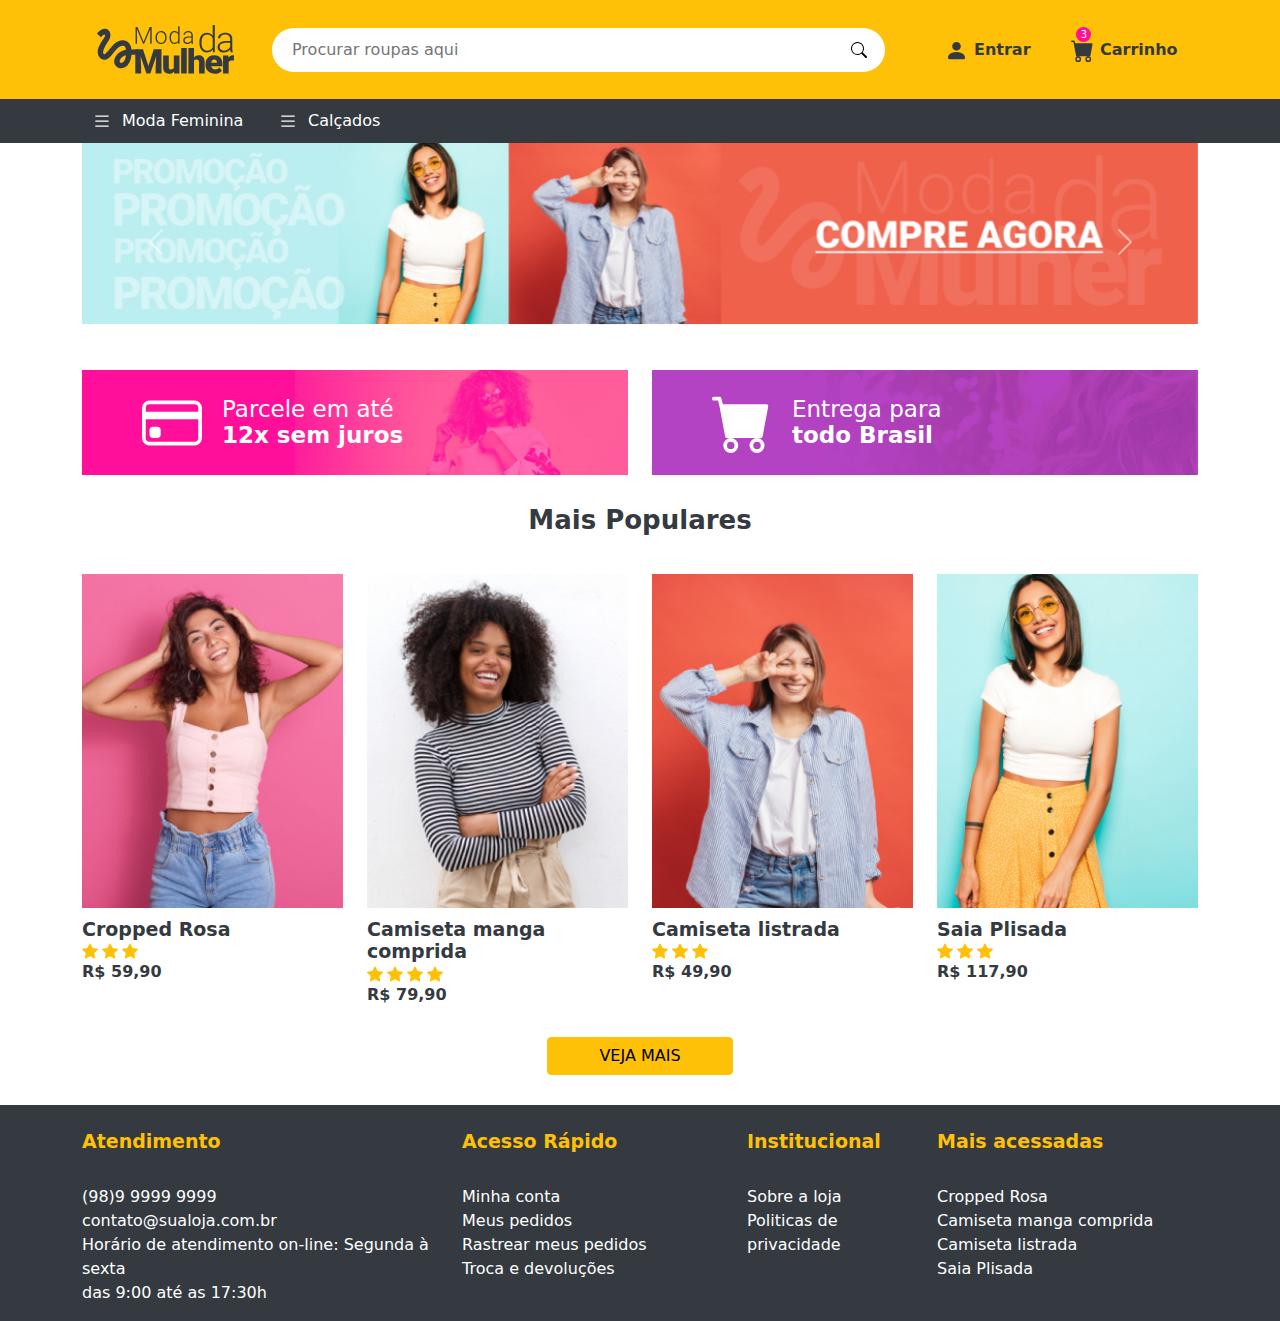
<file: index.html>
<!doctype html>
<html lang="pt-br">
<head>
    <meta charset="utf-8">
    <meta name="viewport" content="width=device-width, initial-scale=1">
    
    <title>E-commerce</title>
   
    <!--Favicons-->

<link rel="apple-touch-icon" sizes="57x57" href="./assets/images/favicons/apple-icon-57x57.png">
<link rel="apple-touch-icon" sizes="60x60" href="./assets/images/favicons/apple-icon-60x60.png">
<link rel="apple-touch-icon" sizes="72x72" href="./assets/images/favicons/apple-icon-72x72.png">
<link rel="apple-touch-icon" sizes="76x76" href="./assets/images/favicons/apple-icon-76x76.png">
<link rel="apple-touch-icon" sizes="114x114" href="./assets/images/favicons/apple-icon-114x114.png">
<link rel="apple-touch-icon" sizes="120x120" href="./assets/images/favicons/apple-icon-120x120.png">
<link rel="apple-touch-icon" sizes="144x144" href="./assets/images/favicons/apple-icon-144x144.png">
<link rel="apple-touch-icon" sizes="152x152" href="./assets/images/favicons/apple-icon-152x152.png">
<link rel="apple-touch-icon" sizes="180x180" href="./assets/images/favicons/apple-icon-180x180.png">
<link rel="icon" type="image/png" sizes="192x192"  href="./assets/images/favicons/android-icon-192x192.png">
<link rel="icon" type="image/png" sizes="32x32" href="./assets/images/favicons/favicon-32x32.png">
<link rel="icon" type="image/png" sizes="96x96" href="./assets/images/favicons/favicon-96x96.png">
<link rel="icon" type="image/png" sizes="16x16" href="./assets/images/favicons/favicon-16x16.png">
<link rel="manifest" href="./assets/images/favicons/manifest.json">
<meta name="msapplication-TileColor" content="#FFC107">
<meta name="msapplication-TileImage" content="./assets/images/favicons/ms-icon-144x144.png">
<meta name="theme-color" content="#FFC107">

<!--End Favicons-->


<!--Css-->
<link href="assets/css/style.css" rel="stylesheet">
<!--End Css-->

</head>
<body>
    <!--Header-->
    <header class="container-fluid ">  
        
        <!--Container do header-->
        <section class="container">
            <!--Row-->
            <article class="row d-flex align-items-center">

                <!--Logo-->
                <a href="./" class="col-md-2 d-flex justify-content-center logo-do-site">
                    <img src="./assets/images/Logo.svg" alt="logo-do-site" class="img-fluid">
                </a>
                <!--End Logo-->

                <!--Search-->
                <form action="#" class="col-md-7 d-flex align-items-center">
                    <input type="text" name="name" placeholder="Procurar roupas aqui">
                    <!--Botão do Search-->
                    <button class="d-flex align-items-center">
                        <svg xmlns="http://www.w3.org/2000/svg" width="16" height="16" fill="currentColor" class="bi bi-search" viewBox="0 0 16 16">
                            <path d="M11.742 10.344a6.5 6.5 0 1 0-1.397 1.398h-.001c.03.04.062.078.098.115l3.85 3.85a1 1 0 0 0 1.415-1.414l-3.85-3.85a1.007 1.007 0 0 0-.115-.1zM12 6.5a5.5 5.5 0 1 1-11 0 5.5 5.5 0 0 1 11 0z"/>
                          </svg>
                    </button>
                    <!--Botão do Search-->

                </form>
                <!--End Search-->

                <!--Área do user-->
                <ul class="col-md-3 nav d-flex align-items-center justify-content-around">
                    <!--Login do user-->
                    <li class="nav-item">
                        <a href="#">
                            <svg xmlns="http://www.w3.org/2000/svg" width="23" height="23" fill="currentColor" class="bi bi-person-fill" viewBox="0 0 16 16">
                                <path d="M3 14s-1 0-1-1 1-4 6-4 6 3 6 4-1 1-1 1H3zm5-6a3 3 0 1 0 0-6 3 3 0 0 0 0 6z"/>
                              </svg>
                            Entrar
                        </a>
                    </li>
                <!--End Login do user-->

                    <!--Carrinho do cliente-->
                    <li class="nav-item">
                        <span class="notification d-flex align-items-center justify-content-center">3</span>
                        <a href="#">
                            <svg xmlns="http://www.w3.org/2000/svg" width="23" height="23" fill="currentColor" class="bi bi-cart-fill" viewBox="0 0 16 16">
                                <path d="M0 1.5A.5.5 0 0 1 .5 1H2a.5.5 0 0 1 .485.379L2.89 3H14.5a.5.5 0 0 1 .491.592l-1.5 8A.5.5 0 0 1 13 12H4a.5.5 0 0 1-.491-.408L2.01 3.607 1.61 2H.5a.5.5 0 0 1-.5-.5zM5 12a2 2 0 1 0 0 4 2 2 0 0 0 0-4zm7 0a2 2 0 1 0 0 4 2 2 0 0 0 0-4zm-7 1a1 1 0 1 1 0 2 1 1 0 0 1 0-2zm7 0a1 1 0 1 1 0 2 1 1 0 0 1 0-2z"/>
                              </svg>
                              Carrinho
                        </a>
                    </li>
                    <!--End Carrinho do cliente-->
                </ul>
                <!--End Área do user-->

            </article>

            <!--End Row-->

        </section>
        <!--End Container do header-->
        
    </header>
    <!--End Header-->

    <!--Menu do site-->
    <nav class="container-fluid nav-produtos">
        <!--Container-->
        <section class="container">
            <!--menu-->
            <ul class="nav">
                <!--Lista de itens-->
                <li class="col-xl-2 col-lg-3 col-md-6 nav-item d-flex align-items-center">
                    <svg xmlns="http://www.w3.org/2000/svg" width="20" height="20" fill="currentColor" class=" bi bi-list" viewBox="0 0 16 16">
                        <path fill-rule="evenodd" d="M2.5 12a.5.5 0 0 1 .5-.5h10a.5.5 0 0 1 0 1H3a.5.5 0 0 1-.5-.5zm0-4a.5.5 0 0 1 .5-.5h10a.5.5 0 0 1 0 1H3a.5.5 0 0 1-.5-.5zm0-4a.5.5 0 0 1 .5-.5h10a.5.5 0 0 1 0 1H3a.5.5 0 0 1-.5-.5z"/>
                      </svg>
                      Moda Feminina

                      <!--Menu Dropdown-->
                      <ul class="nav flex-column">
                          <li class="nav-item">
                            <a href="#">Lançamentos</a>
                          </li>

                          <li class="nav-item">
                             <a href="#"> Plus Size</a>
                          </li>

                          <li class="nav-item">
                              <a href="#">Moda Praia</a>
                          </li>
                          
                          <li class="nav-item">
                              <a href="#">Acessórios</a>
                          </li>

                          <li class="nav-item">
                              <a href="#">Promoção</a>
                          </li>
                      </ul>
                      <!--End Menu Dropdown-->

                </li>
                <!--End Lista de itens-->


                <li class="col-xl-2 col-lg-3 col-md-6 nav-item d-flex align-items-center ">
                    <svg xmlns="http://www.w3.org/2000/svg" width="20" height="20" fill="currentColor" class=" bi bi-list" viewBox="0 0 16 16">
                        <path fill-rule="evenodd" d="M2.5 12a.5.5 0 0 1 .5-.5h10a.5.5 0 0 1 0 1H3a.5.5 0 0 1-.5-.5zm0-4a.5.5 0 0 1 .5-.5h10a.5.5 0 0 1 0 1H3a.5.5 0 0 1-.5-.5zm0-4a.5.5 0 0 1 .5-.5h10a.5.5 0 0 1 0 1H3a.5.5 0 0 1-.5-.5z"/>
                      </svg>
                      Calçados
                </li>

            </ul>
            <!--End menu-->

        </section>
        <!--End Container-->

    </nav>
        <!--End Menu do site-->

    <!--Main-->
    <main>
        <!--Banners promocionais rotativos-->
        <section id="banners-promocionais" class="container carousel slide" data-bs-ride="carousel">
            <!--Imagens-->
            <article class="carousel-inner">

                <figure class="carousel-item active">
                    <img src="./assets/images/banner-1.jpg" class="d-block w-100" alt="Banner Promocional Lançamento Verão">
                </figure>

                <figure class="carousel-item">
                    <img src="./assets/images/banner-2.jpg" class="d-block w-100" alt="Banner Promocional Diversos Itens">
                </figure>
            
            </article>
            <!--End Imagens-->

            <!--Botões Prev e Next-->
            <button class="carousel-control-prev background-none" type="button" data-bs-target="#banners-promocionais" data-bs-slide="prev">
                <span class="carousel-control-prev-icon" aria-hidden="true"></span>
                <span class="visually-hidden">Previous</span>
            </button>
            <button class="carousel-control-next" type="button" data-bs-target="#banners-promocionais" data-bs-slide="next">
                <span class="carousel-control-next-icon" aria-hidden="true"></span>
                <span class="visually-hidden">Next</span>
            </button>
            <!--End Botões Prev e Next-->

        </section>
        <!--End Banners promocionais rotativos-->

        <!--Banners informativos-->
        <section class="container banners-informativos-statico">
            <section class="row">
                <!--Banner Parcele 12x-->
                <article class="col-md-6">
                    <div class="banners-informativos-statico-12x d-flex align-items-center">
                        <svg xmlns="http://www.w3.org/2000/svg" width="60px" height="60px" fill="currentColor" class="bi bi-credit-card" viewBox="0 0 16 16">
                            <path d="M0 4a2 2 0 0 1 2-2h12a2 2 0 0 1 2 2v8a2 2 0 0 1-2 2H2a2 2 0 0 1-2-2V4zm2-1a1 1 0 0 0-1 1v1h14V4a1 1 0 0 0-1-1H2zm13 4H1v5a1 1 0 0 0 1 1h12a1 1 0 0 0 1-1V7z"/>
                            <path d="M2 10a1 1 0 0 1 1-1h1a1 1 0 0 1 1 1v1a1 1 0 0 1-1 1H3a1 1 0 0 1-1-1v-1z"/>
                          </svg>
                          <p>
                              Parcele em até<br>
                              <strong>12x sem juros</strong>
                          </p>
                    </div>
                </article>
                <!--End Banner Parcele 12x-->


                <!--Banner Entrega para todo brasil-->
                <article class="col-md-6">
                    <div class="banners-informativos-statico-todo-br d-flex align-items-center">
                        <svg xmlns="http://www.w3.org/2000/svg" width="60" height="60" fill="currentColor" class="bi bi-cart-fill" viewBox="0 0 16 16">
                            <path d="M0 1.5A.5.5 0 0 1 .5 1H2a.5.5 0 0 1 .485.379L2.89 3H14.5a.5.5 0 0 1 .491.592l-1.5 8A.5.5 0 0 1 13 12H4a.5.5 0 0 1-.491-.408L2.01 3.607 1.61 2H.5a.5.5 0 0 1-.5-.5zM5 12a2 2 0 1 0 0 4 2 2 0 0 0 0-4zm7 0a2 2 0 1 0 0 4 2 2 0 0 0 0-4zm-7 1a1 1 0 1 1 0 2 1 1 0 0 1 0-2zm7 0a1 1 0 1 1 0 2 1 1 0 0 1 0-2z"/>
                          </svg>
                          <p>
                              Entrega para<br>
                              <strong>todo Brasil</strong>
                          </p>
                    </div>
                </article> 
                <!--End Banner Entrega para todo brasil-->


            </section>
        </section>
        <!--End Banners informativos-->


        <!--Container Produtos-->
        <section class="container produtos">
            <!--Classe Mais populares-->
            
            <h1 class="text-center">Mais Populares</h1>
            
            <!--Lista de produtos-->
            <article class="row d-flex justify-content-between" >
              
                <!--Cropped Rosa-->
                 <a href="#" class="produtos-container col-md-3 d-flex flex-column">
                    
                    
                        <!--Img Cropped-->
                 
                        <img src="assets/images/cropped-rosa.jpg" class="img-fluid" alt="Cropped Rosa">
                    
                        <article class="produtos-itens">
                            <h2>Cropped Rosa</h2>

                            <!--Stars do produto-->
                            <div class="produtos-stars">

                                <svg xmlns="http://www.w3.org/2000/svg" width="16" height="16" fill="currentColor" class="bi bi-star-fill" viewBox="0 0 16 16">
                                    <path d="M3.612 15.443c-.386.198-.824-.149-.746-.592l.83-4.73L.173 6.765c-.329-.314-.158-.888.283-.95l4.898-.696L7.538.792c.197-.39.73-.39.927 0l2.184 4.327 4.898.696c.441.062.612.636.282.95l-3.522 3.356.83 4.73c.078.443-.36.79-.746.592L8 13.187l-4.389 2.256z"/>
                                </svg>

                                <svg xmlns="http://www.w3.org/2000/svg" width="16" height="16" fill="currentColor" class="bi bi-star-fill" viewBox="0 0 16 16">
                                    <path d="M3.612 15.443c-.386.198-.824-.149-.746-.592l.83-4.73L.173 6.765c-.329-.314-.158-.888.283-.95l4.898-.696L7.538.792c.197-.39.73-.39.927 0l2.184 4.327 4.898.696c.441.062.612.636.282.95l-3.522 3.356.83 4.73c.078.443-.36.79-.746.592L8 13.187l-4.389 2.256z"/>
                                </svg>

                                <svg xmlns="http://www.w3.org/2000/svg" width="16" height="16" fill="currentColor" class="bi bi-star-fill" viewBox="0 0 16 16">
                                    <path d="M3.612 15.443c-.386.198-.824-.149-.746-.592l.83-4.73L.173 6.765c-.329-.314-.158-.888.283-.95l4.898-.696L7.538.792c.197-.39.73-.39.927 0l2.184 4.327 4.898.696c.441.062.612.636.282.95l-3.522 3.356.83 4.73c.078.443-.36.79-.746.592L8 13.187l-4.389 2.256z"/>
                                </svg>

                            </div>
                            <!--End Stars do produto-->

                            <!--Preco -->
                            <strong class="produtos-preco">
                                R$ 59,90
                            </strong>
                            <!--End Preco -->

                        </article>
                   
                </a>
                <!--End Cropped Rosa-->

                <!--Camiseta Manga comprida-->
                <a href="./produto-camiseta-manga-comprida.html" class="produtos-container col-md-3 d-flex flex-column">
                    
                        <!--Img Camiseta manga comprida-->
                        
                            <img src="assets/images/camiseta-manga-comprida.jpg" class="img-fluid" alt="Camiseta manga comprida">
                        
                            <article class="produtos-itens">
                                <h2>Camiseta manga comprida</h2>

                                <!--Stars do produto-->
                                <div class="produtos-stars">
                                    <svg xmlns="http://www.w3.org/2000/svg" width="16" height="16" fill="currentColor" class="bi bi-star-fill" viewBox="0 0 16 16">
                                        <path d="M3.612 15.443c-.386.198-.824-.149-.746-.592l.83-4.73L.173 6.765c-.329-.314-.158-.888.283-.95l4.898-.696L7.538.792c.197-.39.73-.39.927 0l2.184 4.327 4.898.696c.441.062.612.636.282.95l-3.522 3.356.83 4.73c.078.443-.36.79-.746.592L8 13.187l-4.389 2.256z"/>
                                    </svg>

                                    <svg xmlns="http://www.w3.org/2000/svg" width="16" height="16" fill="currentColor" class="bi bi-star-fill" viewBox="0 0 16 16">
                                        <path d="M3.612 15.443c-.386.198-.824-.149-.746-.592l.83-4.73L.173 6.765c-.329-.314-.158-.888.283-.95l4.898-.696L7.538.792c.197-.39.73-.39.927 0l2.184 4.327 4.898.696c.441.062.612.636.282.95l-3.522 3.356.83 4.73c.078.443-.36.79-.746.592L8 13.187l-4.389 2.256z"/>
                                    </svg>

                                    <svg xmlns="http://www.w3.org/2000/svg" width="16" height="16" fill="currentColor" class="bi bi-star-fill" viewBox="0 0 16 16">
                                        <path d="M3.612 15.443c-.386.198-.824-.149-.746-.592l.83-4.73L.173 6.765c-.329-.314-.158-.888.283-.95l4.898-.696L7.538.792c.197-.39.73-.39.927 0l2.184 4.327 4.898.696c.441.062.612.636.282.95l-3.522 3.356.83 4.73c.078.443-.36.79-.746.592L8 13.187l-4.389 2.256z"/>
                                    </svg>

                                    <svg xmlns="http://www.w3.org/2000/svg" width="16" height="16" fill="currentColor" class="bi bi-star-fill" viewBox="0 0 16 16">
                                        <path d="M3.612 15.443c-.386.198-.824-.149-.746-.592l.83-4.73L.173 6.765c-.329-.314-.158-.888.283-.95l4.898-.696L7.538.792c.197-.39.73-.39.927 0l2.184 4.327 4.898.696c.441.062.612.636.282.95l-3.522 3.356.83 4.73c.078.443-.36.79-.746.592L8 13.187l-4.389 2.256z"/>
                                    </svg>

                                </div>
                                <!--End Stars do produto-->

                                <!--Preco -->
                                <strong class="produtos-preco">
                                    R$ 79,90
                                </strong>
                                <!--End Preco -->

                            </article>
                    
                </a>
                <!--End Camiseta Manga comprida-->

                <!--Camiseta listrada-->
                <a href="#" class="produtos-container col-md-3 d-flex flex-column">
                    
    
                    <!--Img Camiseta listrada-->
                        
                            <img src="assets/images/camiseta-listrada.jpg" class="img-fluid" alt="Camiseta manga comprida">
                        
                            <article class="produtos-itens">
                                <h2>Camiseta listrada</h2>

                                <!--Stars do produto-->
                                <div class="produtos-stars">

                                    <svg xmlns="http://www.w3.org/2000/svg" width="16" height="16" fill="currentColor" class="bi bi-star-fill" viewBox="0 0 16 16">
                                        <path d="M3.612 15.443c-.386.198-.824-.149-.746-.592l.83-4.73L.173 6.765c-.329-.314-.158-.888.283-.95l4.898-.696L7.538.792c.197-.39.73-.39.927 0l2.184 4.327 4.898.696c.441.062.612.636.282.95l-3.522 3.356.83 4.73c.078.443-.36.79-.746.592L8 13.187l-4.389 2.256z"/>
                                    </svg>

                                    <svg xmlns="http://www.w3.org/2000/svg" width="16" height="16" fill="currentColor" class="bi bi-star-fill" viewBox="0 0 16 16">
                                        <path d="M3.612 15.443c-.386.198-.824-.149-.746-.592l.83-4.73L.173 6.765c-.329-.314-.158-.888.283-.95l4.898-.696L7.538.792c.197-.39.73-.39.927 0l2.184 4.327 4.898.696c.441.062.612.636.282.95l-3.522 3.356.83 4.73c.078.443-.36.79-.746.592L8 13.187l-4.389 2.256z"/>
                                    </svg>

                                    <svg xmlns="http://www.w3.org/2000/svg" width="16" height="16" fill="currentColor" class="bi bi-star-fill" viewBox="0 0 16 16">
                                        <path d="M3.612 15.443c-.386.198-.824-.149-.746-.592l.83-4.73L.173 6.765c-.329-.314-.158-.888.283-.95l4.898-.696L7.538.792c.197-.39.73-.39.927 0l2.184 4.327 4.898.696c.441.062.612.636.282.95l-3.522 3.356.83 4.73c.078.443-.36.79-.746.592L8 13.187l-4.389 2.256z"/>
                                    </svg>
                                    

                                </div>
                                <!--End Stars do produto-->

                                <!--Preco -->
                                <strong class="produtos-preco">
                                    R$ 49,90
                                </strong>
                                <!--End Preco -->

                  
                  
                            </article>
                    
                </a>
                <!--End Camiseta listradaa-->

                <!--Saia Plisada-->
                <a href="#" class="produtos-container col-md-3 d-flex flex-column" >
                    
                        <!--Img Saia Plisada-->
                    
                            <img src="assets/images/saia-plisada.jpg" class="img-fluid" alt="Camiseta manga comprida">
                        
                            <article class="produtos-itens">
                                <h2>Saia Plisada</h2>

                                <!--Stars do produto-->
                                <div class="produtos-stars">

                                    <svg xmlns="http://www.w3.org/2000/svg" width="16" height="16" fill="currentColor" class="bi bi-star-fill" viewBox="0 0 16 16">
                                        <path d="M3.612 15.443c-.386.198-.824-.149-.746-.592l.83-4.73L.173 6.765c-.329-.314-.158-.888.283-.95l4.898-.696L7.538.792c.197-.39.73-.39.927 0l2.184 4.327 4.898.696c.441.062.612.636.282.95l-3.522 3.356.83 4.73c.078.443-.36.79-.746.592L8 13.187l-4.389 2.256z"/>
                                    </svg>

                                    <svg xmlns="http://www.w3.org/2000/svg" width="16" height="16" fill="currentColor" class="bi bi-star-fill" viewBox="0 0 16 16">
                                        <path d="M3.612 15.443c-.386.198-.824-.149-.746-.592l.83-4.73L.173 6.765c-.329-.314-.158-.888.283-.95l4.898-.696L7.538.792c.197-.39.73-.39.927 0l2.184 4.327 4.898.696c.441.062.612.636.282.95l-3.522 3.356.83 4.73c.078.443-.36.79-.746.592L8 13.187l-4.389 2.256z"/>
                                    </svg>

                                    <svg xmlns="http://www.w3.org/2000/svg" width="16" height="16" fill="currentColor" class="bi bi-star-fill" viewBox="0 0 16 16">
                                        <path d="M3.612 15.443c-.386.198-.824-.149-.746-.592l.83-4.73L.173 6.765c-.329-.314-.158-.888.283-.95l4.898-.696L7.538.792c.197-.39.73-.39.927 0l2.184 4.327 4.898.696c.441.062.612.636.282.95l-3.522 3.356.83 4.73c.078.443-.36.79-.746.592L8 13.187l-4.389 2.256z"/>
                                    </svg>
                                    

                                </div>
                                <!--End Stars do produto-->

                                <!--Preco -->
                                <strong class="produtos-preco">
                                    R$ 117,90
                                </strong>
                                <!--End Preco -->

                            </article>
                    
                </a>
                <!--End Saia Plisada-->
                


            </article>
            <!--End Lista de produtos-->
            <div class=" d-flex justify-content-center">
                <a href="./camisetas.html" type="button" class="btn btn-warning col-md-2">VEJA MAIS</a>
            </div>
        </section>
         <!--End Container Produtos-->


    </main>
    <!--End Main-->

    <footer class="container-fluid">

        <!--Container-->
        <section class="container">

            <!--Menus -->
            <section class="row">
                <!--Atendimento -->
                <article class="col-md-4">
                    <h4>
                        Atendimento
                    </h4>
                    <!--Links-->
                    <ul class="nav flex-column ">
                        <li class="nav-item">
                            <a href="tel:+5598999999999">(98)9 9999 9999</a>
                        </li>

                        <li class="nav-item">
                            <a href="mailto:contato@sualoja.com.br">contato@sualoja.com.br</a>
                        </li>
                         <!--End Links-->

                        <li class="nav-item">
                            <p>
                                Horário de atendimento on-line: Segunda à sexta<br> 
                                das 9:00 até as 17:30h
                            </p>
                        </li>
                    </ul>
                </article>
                <!--End Atendimento -->

                <!--Acesso rápido -->
                <article class="col-md-3">
                    <h4>
                        Acesso Rápido
                    </h4>
                    <!--Links-->
                    <ul class="nav flex-column ">
                        <li class="nav-item">
                            <a href="#">Minha conta</a>
                        </li>

                        <li class="nav-item">
                            <a href="#r">Meus pedidos</a>
                        </li>

                        <li class="nav-item">
                            <a href="#r">Rastrear meus pedidos</a>
                        </li>
                         

                        <li class="nav-item">
                           <a href="#">Troca e devoluções</a>
                        </li>
                        <!--End Links-->
                    </ul>
                </article>
                <!--End Acesso rápido -->

                  <!--Institucional -->
                  <article class="col-md-2">
                    <h4>
                        Institucional
                    </h4>
                    <!--Links-->
                    <ul class="nav flex-column ">
                        <li class="nav-item">
                            <a href="#">Sobre a loja</a>
                        </li>

                        <li class="nav-item">
                            <a href="#r">Politicas de privacidade</a>
                        </li>

                        
                        <!--End Links-->
                    </ul>
                </article>
                <!--End Institucional -->

                  <!--Mais Acessadas -->
                  <article class="col-md-3 ">
                        
                            <div>
                                <h4>
                                    Mais acessadas
                                </h4>
                                <!--Links-->
                                <ul class="nav flex-column">
                                    <li class="nav-item">
                                        <a href="#">Cropped Rosa</a>
                                    </li>

                                    <li class="nav-item ellipsis">
                                        <a href="#r">Camiseta manga comprida</a>
                                    </li>

                                    <li class="nav-item">
                                        <a href="#r">Camiseta listrada</a>
                                    </li>
                                    

                                    <li class="nav-item">
                                        <a href="#">Saia Plisada</a>
                                    </li>
                                    <!--End Links-->
                                </ul>
                            </div>
                        
                </article>
                <!--Mais acessada -->

            </section>
            <!--End Menus-->
        </section>
        <!--End Container-->
    </footer>

    

    <!--Arquivo bootstrap-->
     <!-- Optional JavaScript; choose one of the two! -->

    <!-- Option 1: Bootstrap Bundle with Popper -->
    <script src="./assets/js/bootstrap.bundle.min.js"></script>

    <!-- Option 2: Separate Popper and Bootstrap JS -->
    <!--
    <script src="https://cdn.jsdelivr.net/npm/@popperjs/core@2.10.2/dist/umd/popper.min.js" integrity="sha384-7+zCNj/IqJ95wo16oMtfsKbZ9ccEh31eOz1HGyDuCQ6wgnyJNSYdrPa03rtR1zdB" crossorigin="anonymous"></script>
    <script src="https://cdn.jsdelivr.net/npm/bootstrap@5.1.3/dist/js/bootstrap.min.js" integrity="sha384-QJHtvGhmr9XOIpI6YVutG+2QOK9T+ZnN4kzFN1RtK3zEFEIsxhlmWl5/YESvpZ13" crossorigin="anonymous"></script>
    -->
        
    </body>
</html>
</file>
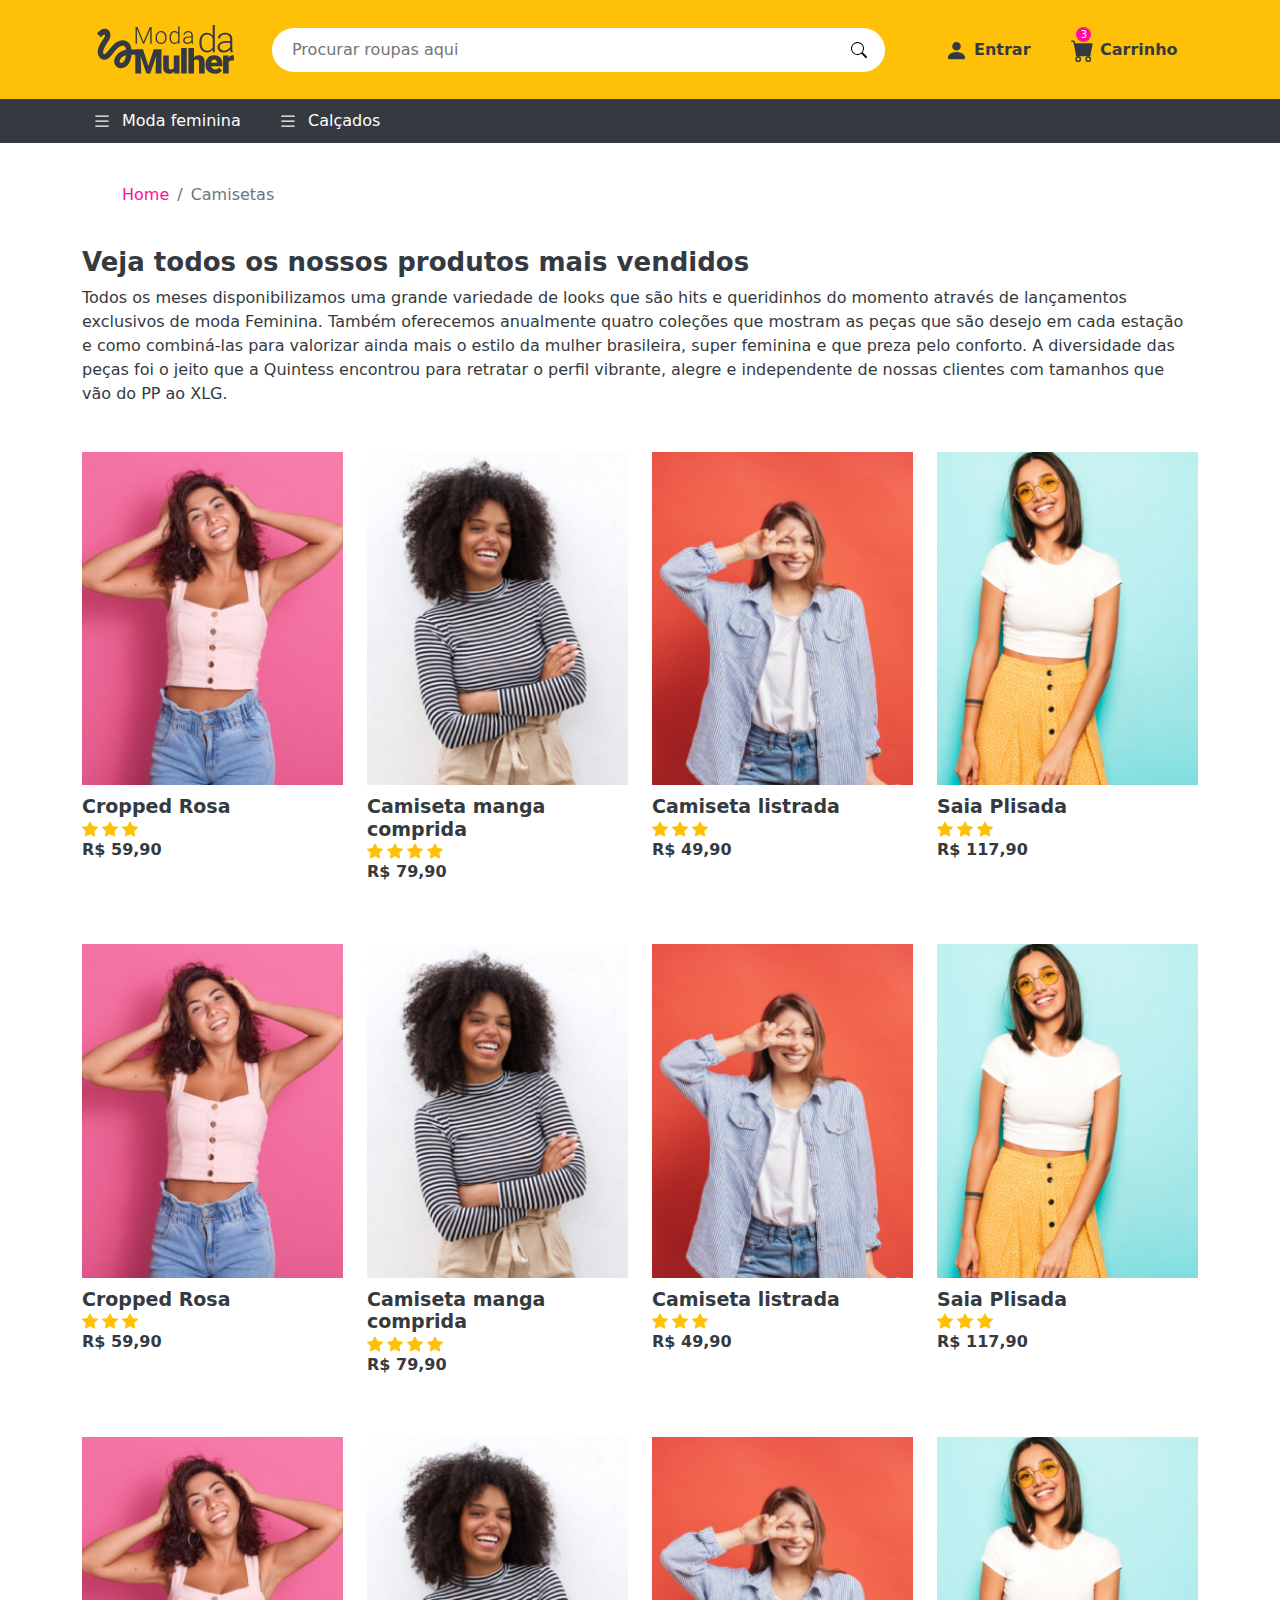
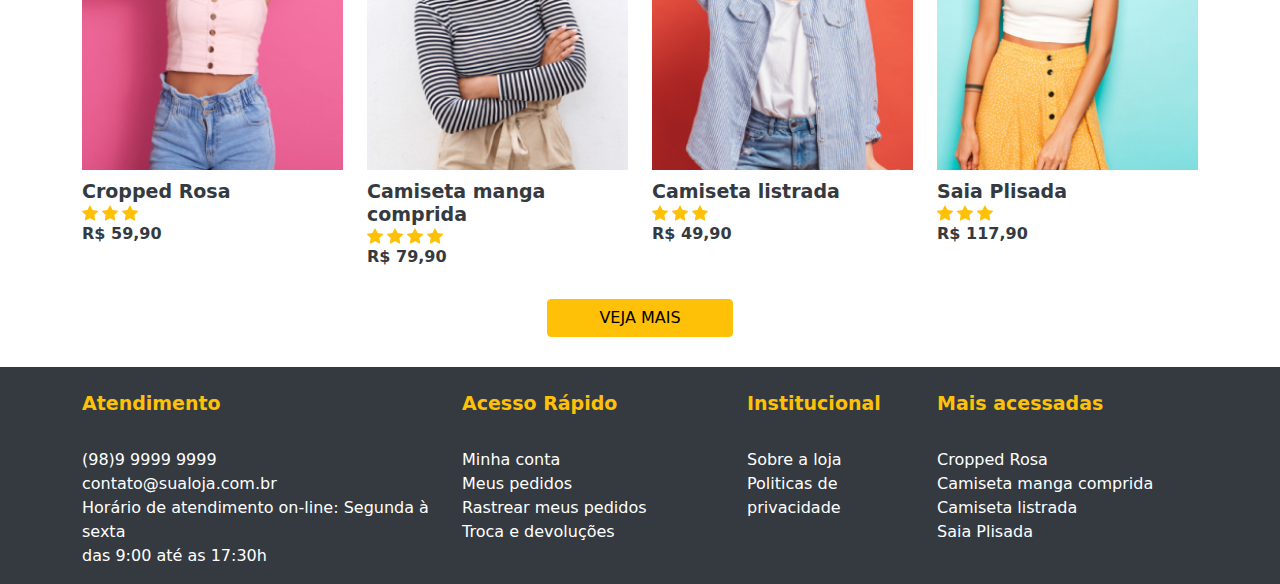
<file: camisetas.html>
<!doctype html>
<html lang="pt-br">
<head>
    <meta charset="utf-8">
    <meta name="viewport" content="width=device-width, initial-scale=1">
    
    <title>Camisetas</title>
   
    <!--Favicons-->

<link rel="apple-touch-icon" sizes="57x57" href="./assets/images/favicons/apple-icon-57x57.png">
<link rel="apple-touch-icon" sizes="60x60" href="./assets/images/favicons/apple-icon-60x60.png">
<link rel="apple-touch-icon" sizes="72x72" href="./assets/images/favicons/apple-icon-72x72.png">
<link rel="apple-touch-icon" sizes="76x76" href="./assets/images/favicons/apple-icon-76x76.png">
<link rel="apple-touch-icon" sizes="114x114" href="./assets/images/favicons/apple-icon-114x114.png">
<link rel="apple-touch-icon" sizes="120x120" href="./assets/images/favicons/apple-icon-120x120.png">
<link rel="apple-touch-icon" sizes="144x144" href="./assets/images/favicons/apple-icon-144x144.png">
<link rel="apple-touch-icon" sizes="152x152" href="./assets/images/favicons/apple-icon-152x152.png">
<link rel="apple-touch-icon" sizes="180x180" href="./assets/images/favicons/apple-icon-180x180.png">
<link rel="icon" type="image/png" sizes="192x192"  href="./assets/images/favicons/android-icon-192x192.png">
<link rel="icon" type="image/png" sizes="32x32" href="./assets/images/favicons/favicon-32x32.png">
<link rel="icon" type="image/png" sizes="96x96" href="./assets/images/favicons/favicon-96x96.png">
<link rel="icon" type="image/png" sizes="16x16" href="./assets/images/favicons/favicon-16x16.png">
<link rel="manifest" href="./assets/images/favicons/manifest.json">
<meta name="msapplication-TileColor" content="#FFC107">
<meta name="msapplication-TileImage" content="./assets/images/favicons/ms-icon-144x144.png">
<meta name="theme-color" content="#FFC107">

<!--End Favicons-->


<!--Css-->
<link href="assets/css/style.css" rel="stylesheet">
<!--End Css-->

</head>
<body>
    <!--Header-->
    <header class="container-fluid ">  
        
        <!--Container do header-->
        <section class="container">
            <!--Row-->
            <article class="row d-flex align-items-center">

                <!--Logo-->
                <a href="./index.html" class="col-md-2 d-flex justify-content-center logo-do-site">
                    <img src="./assets/images/Logo.svg" alt="logo-do-site" class="img-fluid">
                </a>
                <!--End Logo-->

                <!--Search-->
                <form action="#" class="col-md-7 d-flex align-items-center">
                    <input type="text" name="name" placeholder="Procurar roupas aqui">
                    <!--Botão do Search-->
                    <button class="d-flex align-items-center">
                        <svg xmlns="http://www.w3.org/2000/svg" width="16" height="16" fill="currentColor" class="bi bi-search" viewBox="0 0 16 16">
                            <path d="M11.742 10.344a6.5 6.5 0 1 0-1.397 1.398h-.001c.03.04.062.078.098.115l3.85 3.85a1 1 0 0 0 1.415-1.414l-3.85-3.85a1.007 1.007 0 0 0-.115-.1zM12 6.5a5.5 5.5 0 1 1-11 0 5.5 5.5 0 0 1 11 0z"/>
                          </svg>
                    </button>
                    <!--Botão do Search-->

                </form>
                <!--End Search-->

                <!--Área do user-->
                <ul class="col-md-3 nav d-flex align-items-center justify-content-around">
                    <!--Login do user-->
                    <li class="nav-item">
                        <a href="#">
                            <svg xmlns="http://www.w3.org/2000/svg" width="23" height="23" fill="currentColor" class="bi bi-person-fill" viewBox="0 0 16 16">
                                <path d="M3 14s-1 0-1-1 1-4 6-4 6 3 6 4-1 1-1 1H3zm5-6a3 3 0 1 0 0-6 3 3 0 0 0 0 6z"/>
                              </svg>
                            Entrar
                        </a>
                    </li>
                <!--End Login do user-->

                    <!--Carrinho do cliente-->
                    <li class="nav-item">
                        <span class="notification d-flex align-items-center justify-content-center">3</span>
                        <a href="#">
                            <svg xmlns="http://www.w3.org/2000/svg" width="23" height="23" fill="currentColor" class="bi bi-cart-fill" viewBox="0 0 16 16">
                                <path d="M0 1.5A.5.5 0 0 1 .5 1H2a.5.5 0 0 1 .485.379L2.89 3H14.5a.5.5 0 0 1 .491.592l-1.5 8A.5.5 0 0 1 13 12H4a.5.5 0 0 1-.491-.408L2.01 3.607 1.61 2H.5a.5.5 0 0 1-.5-.5zM5 12a2 2 0 1 0 0 4 2 2 0 0 0 0-4zm7 0a2 2 0 1 0 0 4 2 2 0 0 0 0-4zm-7 1a1 1 0 1 1 0 2 1 1 0 0 1 0-2zm7 0a1 1 0 1 1 0 2 1 1 0 0 1 0-2z"/>
                              </svg>
                              Carrinho
                        </a>
                    </li>
                    <!--End Carrinho do cliente-->
                </ul>
                <!--End Área do user-->

            </article>

            <!--End Row-->

        </section>
        <!--End Container do header-->
        
    </header>
    <!--End Header-->

    <!--Menu do site-->
    <nav class="container-fluid nav-produtos">
        <!--Container-->
        <section class="container">
            <!--menu-->
            <ul class="nav">
                <!--Lista de itens-->
                <li class="col-xl-2 col-lg-3 col-md-6 nav-item d-flex align-items-center">
                    <svg xmlns="http://www.w3.org/2000/svg" width="20" height="20" fill="currentColor" class=" bi bi-list" viewBox="0 0 16 16">
                        <path fill-rule="evenodd" d="M2.5 12a.5.5 0 0 1 .5-.5h10a.5.5 0 0 1 0 1H3a.5.5 0 0 1-.5-.5zm0-4a.5.5 0 0 1 .5-.5h10a.5.5 0 0 1 0 1H3a.5.5 0 0 1-.5-.5zm0-4a.5.5 0 0 1 .5-.5h10a.5.5 0 0 1 0 1H3a.5.5 0 0 1-.5-.5z"/>
                      </svg>
                      Moda feminina

                      <!--Menu Dropdown-->
                      <ul class="nav flex-column">
                          <li class="nav-item">
                            <a href="#">Lançamentos</a>
                          </li>

                          <li class="nav-item">
                             <a href="#"> Plus Size</a>
                          </li>

                          <li class="nav-item">
                              <a href="#">Moda Praia</a>
                          </li>
                          
                          <li class="nav-item">
                              <a href="#">Acessórios</a>
                          </li>

                          <li class="nav-item">
                              <a href="#">Promoção</a>
                          </li>
                      </ul>
                      <!--End Menu Dropdown-->

                </li>
                <!--End Lista de itens-->


                <li class="col-xl-2 col-lg-3 col-md-6 nav-item d-flex align-items-center ">
                    <svg xmlns="http://www.w3.org/2000/svg" width="20" height="20" fill="currentColor" class=" bi bi-list" viewBox="0 0 16 16">
                        <path fill-rule="evenodd" d="M2.5 12a.5.5 0 0 1 .5-.5h10a.5.5 0 0 1 0 1H3a.5.5 0 0 1-.5-.5zm0-4a.5.5 0 0 1 .5-.5h10a.5.5 0 0 1 0 1H3a.5.5 0 0 1-.5-.5zm0-4a.5.5 0 0 1 .5-.5h10a.5.5 0 0 1 0 1H3a.5.5 0 0 1-.5-.5z"/>
                      </svg>
                      Calçados
                </li>

            </ul>
            <!--End menu-->

        </section>
        <!--End Container-->

    </nav>
        <!--End Menu do site-->

    <!--Main-->
    <main>
        <!--Container Produtos-->
        <section class="container produtos">

            <!--Bradcrumbs-->

            <nav aria-label="breadcrumb">
                <ol class="breadcrumb">
                  <li class="breadcrumb-item"><a href="./index.html">Home</a></li>
                  <li class="breadcrumb-item active" aria-current="page">Camisetas</li>
                </ol>
              </nav>

            <!--End Bradcrumbs-->


            <!--Classe Mais populares-->
            
            <h1>Veja todos os nossos produtos mais vendidos</h1>
            <p>
                Todos os meses disponibilizamos uma grande variedade de looks que são hits e queridinhos do momento através de lançamentos exclusivos de moda Feminina. Também oferecemos anualmente quatro coleções que mostram as peças que são desejo em cada estação e como combiná-las para valorizar ainda mais o estilo da mulher brasileira, super feminina e que preza pelo conforto. A diversidade das peças foi o jeito que a Quintess encontrou para retratar o perfil vibrante, alegre e independente de nossas clientes com tamanhos que vão do PP ao XLG.
            </p>
            
            <!--Lista de produtos-->
            <article class="row d-flex justify-content-between" >
              
                 <!--Cropped Rosa-->
                 <a href="#" class="produtos-container col-md-3 d-flex flex-column">
                    
                    
                    <!--Img Cropped-->
             
                    <img src="assets/images/cropped-rosa.jpg" class="img-fluid" alt="Cropped Rosa">
                
                    <article class="produtos-itens">
                        <h2>Cropped Rosa</h2>

                        <!--Stars do produto-->
                        <div class="produtos-stars">

                            <svg xmlns="http://www.w3.org/2000/svg" width="16" height="16" fill="currentColor" class="bi bi-star-fill" viewBox="0 0 16 16">
                                <path d="M3.612 15.443c-.386.198-.824-.149-.746-.592l.83-4.73L.173 6.765c-.329-.314-.158-.888.283-.95l4.898-.696L7.538.792c.197-.39.73-.39.927 0l2.184 4.327 4.898.696c.441.062.612.636.282.95l-3.522 3.356.83 4.73c.078.443-.36.79-.746.592L8 13.187l-4.389 2.256z"/>
                            </svg>

                            <svg xmlns="http://www.w3.org/2000/svg" width="16" height="16" fill="currentColor" class="bi bi-star-fill" viewBox="0 0 16 16">
                                <path d="M3.612 15.443c-.386.198-.824-.149-.746-.592l.83-4.73L.173 6.765c-.329-.314-.158-.888.283-.95l4.898-.696L7.538.792c.197-.39.73-.39.927 0l2.184 4.327 4.898.696c.441.062.612.636.282.95l-3.522 3.356.83 4.73c.078.443-.36.79-.746.592L8 13.187l-4.389 2.256z"/>
                            </svg>

                            <svg xmlns="http://www.w3.org/2000/svg" width="16" height="16" fill="currentColor" class="bi bi-star-fill" viewBox="0 0 16 16">
                                <path d="M3.612 15.443c-.386.198-.824-.149-.746-.592l.83-4.73L.173 6.765c-.329-.314-.158-.888.283-.95l4.898-.696L7.538.792c.197-.39.73-.39.927 0l2.184 4.327 4.898.696c.441.062.612.636.282.95l-3.522 3.356.83 4.73c.078.443-.36.79-.746.592L8 13.187l-4.389 2.256z"/>
                            </svg>

                        </div>
                        <!--End Stars do produto-->

                        <!--Preco -->
                        <strong class="produtos-preco">
                            R$ 59,90
                        </strong>
                        <!--End Preco -->

                    </article>
               
            </a>
            <!--End Cropped Rosa-->

            <!--Camiseta Manga comprida-->
            <a href="./produto-camiseta-manga-comprida.html" class="produtos-container col-md-3 d-flex flex-column">
                
                    <!--Img Camiseta manga comprida-->
                    
                        <img src="assets/images/camiseta-manga-comprida.jpg" class="img-fluid" alt="Camiseta manga comprida">
                    
                        <article class="produtos-itens">
                            <h2>Camiseta manga comprida</h2>

                            <!--Stars do produto-->
                            <div class="produtos-stars">
                                <svg xmlns="http://www.w3.org/2000/svg" width="16" height="16" fill="currentColor" class="bi bi-star-fill" viewBox="0 0 16 16">
                                    <path d="M3.612 15.443c-.386.198-.824-.149-.746-.592l.83-4.73L.173 6.765c-.329-.314-.158-.888.283-.95l4.898-.696L7.538.792c.197-.39.73-.39.927 0l2.184 4.327 4.898.696c.441.062.612.636.282.95l-3.522 3.356.83 4.73c.078.443-.36.79-.746.592L8 13.187l-4.389 2.256z"/>
                                </svg>

                                <svg xmlns="http://www.w3.org/2000/svg" width="16" height="16" fill="currentColor" class="bi bi-star-fill" viewBox="0 0 16 16">
                                    <path d="M3.612 15.443c-.386.198-.824-.149-.746-.592l.83-4.73L.173 6.765c-.329-.314-.158-.888.283-.95l4.898-.696L7.538.792c.197-.39.73-.39.927 0l2.184 4.327 4.898.696c.441.062.612.636.282.95l-3.522 3.356.83 4.73c.078.443-.36.79-.746.592L8 13.187l-4.389 2.256z"/>
                                </svg>

                                <svg xmlns="http://www.w3.org/2000/svg" width="16" height="16" fill="currentColor" class="bi bi-star-fill" viewBox="0 0 16 16">
                                    <path d="M3.612 15.443c-.386.198-.824-.149-.746-.592l.83-4.73L.173 6.765c-.329-.314-.158-.888.283-.95l4.898-.696L7.538.792c.197-.39.73-.39.927 0l2.184 4.327 4.898.696c.441.062.612.636.282.95l-3.522 3.356.83 4.73c.078.443-.36.79-.746.592L8 13.187l-4.389 2.256z"/>
                                </svg>

                                <svg xmlns="http://www.w3.org/2000/svg" width="16" height="16" fill="currentColor" class="bi bi-star-fill" viewBox="0 0 16 16">
                                    <path d="M3.612 15.443c-.386.198-.824-.149-.746-.592l.83-4.73L.173 6.765c-.329-.314-.158-.888.283-.95l4.898-.696L7.538.792c.197-.39.73-.39.927 0l2.184 4.327 4.898.696c.441.062.612.636.282.95l-3.522 3.356.83 4.73c.078.443-.36.79-.746.592L8 13.187l-4.389 2.256z"/>
                                </svg>

                            </div>
                            <!--End Stars do produto-->

                            <!--Preco -->
                            <strong class="produtos-preco">
                                R$ 79,90
                            </strong>
                            <!--End Preco -->

                        </article>
                
            </a>
            <!--End Camiseta Manga comprida-->

            <!--Camiseta listrada-->
            <a href="#" class="produtos-container col-md-3 d-flex flex-column">
                

                <!--Img Camiseta listrada-->
                    
                        <img src="assets/images/camiseta-listrada.jpg" class="img-fluid" alt="Camiseta manga comprida">
                    
                        <article class="produtos-itens">
                            <h2>Camiseta listrada</h2>

                            <!--Stars do produto-->
                            <div class="produtos-stars">

                                <svg xmlns="http://www.w3.org/2000/svg" width="16" height="16" fill="currentColor" class="bi bi-star-fill" viewBox="0 0 16 16">
                                    <path d="M3.612 15.443c-.386.198-.824-.149-.746-.592l.83-4.73L.173 6.765c-.329-.314-.158-.888.283-.95l4.898-.696L7.538.792c.197-.39.73-.39.927 0l2.184 4.327 4.898.696c.441.062.612.636.282.95l-3.522 3.356.83 4.73c.078.443-.36.79-.746.592L8 13.187l-4.389 2.256z"/>
                                </svg>

                                <svg xmlns="http://www.w3.org/2000/svg" width="16" height="16" fill="currentColor" class="bi bi-star-fill" viewBox="0 0 16 16">
                                    <path d="M3.612 15.443c-.386.198-.824-.149-.746-.592l.83-4.73L.173 6.765c-.329-.314-.158-.888.283-.95l4.898-.696L7.538.792c.197-.39.73-.39.927 0l2.184 4.327 4.898.696c.441.062.612.636.282.95l-3.522 3.356.83 4.73c.078.443-.36.79-.746.592L8 13.187l-4.389 2.256z"/>
                                </svg>

                                <svg xmlns="http://www.w3.org/2000/svg" width="16" height="16" fill="currentColor" class="bi bi-star-fill" viewBox="0 0 16 16">
                                    <path d="M3.612 15.443c-.386.198-.824-.149-.746-.592l.83-4.73L.173 6.765c-.329-.314-.158-.888.283-.95l4.898-.696L7.538.792c.197-.39.73-.39.927 0l2.184 4.327 4.898.696c.441.062.612.636.282.95l-3.522 3.356.83 4.73c.078.443-.36.79-.746.592L8 13.187l-4.389 2.256z"/>
                                </svg>
                                

                            </div>
                            <!--End Stars do produto-->

                            <!--Preco -->
                            <strong class="produtos-preco">
                                R$ 49,90
                            </strong>
                            <!--End Preco -->

              
              
                        </article>
                
            </a>
            <!--End Camiseta listradaa-->

            <!--Saia Plisada-->
            <a href="#" class="produtos-container col-md-3 d-flex flex-column" >
                
                    <!--Img Saia Plisada-->
                
                        <img src="assets/images/saia-plisada.jpg" class="img-fluid" alt="Camiseta manga comprida">
                    
                        <article class="produtos-itens">
                            <h2>Saia Plisada</h2>

                            <!--Stars do produto-->
                            <div class="produtos-stars">

                                <svg xmlns="http://www.w3.org/2000/svg" width="16" height="16" fill="currentColor" class="bi bi-star-fill" viewBox="0 0 16 16">
                                    <path d="M3.612 15.443c-.386.198-.824-.149-.746-.592l.83-4.73L.173 6.765c-.329-.314-.158-.888.283-.95l4.898-.696L7.538.792c.197-.39.73-.39.927 0l2.184 4.327 4.898.696c.441.062.612.636.282.95l-3.522 3.356.83 4.73c.078.443-.36.79-.746.592L8 13.187l-4.389 2.256z"/>
                                </svg>

                                <svg xmlns="http://www.w3.org/2000/svg" width="16" height="16" fill="currentColor" class="bi bi-star-fill" viewBox="0 0 16 16">
                                    <path d="M3.612 15.443c-.386.198-.824-.149-.746-.592l.83-4.73L.173 6.765c-.329-.314-.158-.888.283-.95l4.898-.696L7.538.792c.197-.39.73-.39.927 0l2.184 4.327 4.898.696c.441.062.612.636.282.95l-3.522 3.356.83 4.73c.078.443-.36.79-.746.592L8 13.187l-4.389 2.256z"/>
                                </svg>

                                <svg xmlns="http://www.w3.org/2000/svg" width="16" height="16" fill="currentColor" class="bi bi-star-fill" viewBox="0 0 16 16">
                                    <path d="M3.612 15.443c-.386.198-.824-.149-.746-.592l.83-4.73L.173 6.765c-.329-.314-.158-.888.283-.95l4.898-.696L7.538.792c.197-.39.73-.39.927 0l2.184 4.327 4.898.696c.441.062.612.636.282.95l-3.522 3.356.83 4.73c.078.443-.36.79-.746.592L8 13.187l-4.389 2.256z"/>
                                </svg>
                                

                            </div>
                            <!--End Stars do produto-->

                            <!--Preco -->
                            <strong class="produtos-preco">
                                R$ 117,90
                            </strong>
                            <!--End Preco -->

                        </article>
                
            </a>
            <!--End Saia Plisada-->

             <!--Cropped Rosa-->
             <a href="#" class="produtos-container col-md-3 d-flex flex-column">
                    
                    
                <!--Img Cropped-->
         
                <img src="assets/images/cropped-rosa.jpg" class="img-fluid" alt="Cropped Rosa">
            
                <article class="produtos-itens">
                    <h2>Cropped Rosa</h2>

                    <!--Stars do produto-->
                    <div class="produtos-stars">

                        <svg xmlns="http://www.w3.org/2000/svg" width="16" height="16" fill="currentColor" class="bi bi-star-fill" viewBox="0 0 16 16">
                            <path d="M3.612 15.443c-.386.198-.824-.149-.746-.592l.83-4.73L.173 6.765c-.329-.314-.158-.888.283-.95l4.898-.696L7.538.792c.197-.39.73-.39.927 0l2.184 4.327 4.898.696c.441.062.612.636.282.95l-3.522 3.356.83 4.73c.078.443-.36.79-.746.592L8 13.187l-4.389 2.256z"/>
                        </svg>

                        <svg xmlns="http://www.w3.org/2000/svg" width="16" height="16" fill="currentColor" class="bi bi-star-fill" viewBox="0 0 16 16">
                            <path d="M3.612 15.443c-.386.198-.824-.149-.746-.592l.83-4.73L.173 6.765c-.329-.314-.158-.888.283-.95l4.898-.696L7.538.792c.197-.39.73-.39.927 0l2.184 4.327 4.898.696c.441.062.612.636.282.95l-3.522 3.356.83 4.73c.078.443-.36.79-.746.592L8 13.187l-4.389 2.256z"/>
                        </svg>

                        <svg xmlns="http://www.w3.org/2000/svg" width="16" height="16" fill="currentColor" class="bi bi-star-fill" viewBox="0 0 16 16">
                            <path d="M3.612 15.443c-.386.198-.824-.149-.746-.592l.83-4.73L.173 6.765c-.329-.314-.158-.888.283-.95l4.898-.696L7.538.792c.197-.39.73-.39.927 0l2.184 4.327 4.898.696c.441.062.612.636.282.95l-3.522 3.356.83 4.73c.078.443-.36.79-.746.592L8 13.187l-4.389 2.256z"/>
                        </svg>

                    </div>
                    <!--End Stars do produto-->

                    <!--Preco -->
                    <strong class="produtos-preco">
                        R$ 59,90
                    </strong>
                    <!--End Preco -->

                </article>
           
        </a>
        <!--End Cropped Rosa-->

        <!--Camiseta Manga comprida-->
        <a href="./produto-camiseta-manga-comprida.html" class="produtos-container col-md-3 d-flex flex-column">
            
                <!--Img Camiseta manga comprida-->
                
                    <img src="assets/images/camiseta-manga-comprida.jpg" class="img-fluid" alt="Camiseta manga comprida">
                
                    <article class="produtos-itens">
                        <h2>Camiseta manga comprida</h2>

                        <!--Stars do produto-->
                        <div class="produtos-stars">
                            <svg xmlns="http://www.w3.org/2000/svg" width="16" height="16" fill="currentColor" class="bi bi-star-fill" viewBox="0 0 16 16">
                                <path d="M3.612 15.443c-.386.198-.824-.149-.746-.592l.83-4.73L.173 6.765c-.329-.314-.158-.888.283-.95l4.898-.696L7.538.792c.197-.39.73-.39.927 0l2.184 4.327 4.898.696c.441.062.612.636.282.95l-3.522 3.356.83 4.73c.078.443-.36.79-.746.592L8 13.187l-4.389 2.256z"/>
                            </svg>

                            <svg xmlns="http://www.w3.org/2000/svg" width="16" height="16" fill="currentColor" class="bi bi-star-fill" viewBox="0 0 16 16">
                                <path d="M3.612 15.443c-.386.198-.824-.149-.746-.592l.83-4.73L.173 6.765c-.329-.314-.158-.888.283-.95l4.898-.696L7.538.792c.197-.39.73-.39.927 0l2.184 4.327 4.898.696c.441.062.612.636.282.95l-3.522 3.356.83 4.73c.078.443-.36.79-.746.592L8 13.187l-4.389 2.256z"/>
                            </svg>

                            <svg xmlns="http://www.w3.org/2000/svg" width="16" height="16" fill="currentColor" class="bi bi-star-fill" viewBox="0 0 16 16">
                                <path d="M3.612 15.443c-.386.198-.824-.149-.746-.592l.83-4.73L.173 6.765c-.329-.314-.158-.888.283-.95l4.898-.696L7.538.792c.197-.39.73-.39.927 0l2.184 4.327 4.898.696c.441.062.612.636.282.95l-3.522 3.356.83 4.73c.078.443-.36.79-.746.592L8 13.187l-4.389 2.256z"/>
                            </svg>

                            <svg xmlns="http://www.w3.org/2000/svg" width="16" height="16" fill="currentColor" class="bi bi-star-fill" viewBox="0 0 16 16">
                                <path d="M3.612 15.443c-.386.198-.824-.149-.746-.592l.83-4.73L.173 6.765c-.329-.314-.158-.888.283-.95l4.898-.696L7.538.792c.197-.39.73-.39.927 0l2.184 4.327 4.898.696c.441.062.612.636.282.95l-3.522 3.356.83 4.73c.078.443-.36.79-.746.592L8 13.187l-4.389 2.256z"/>
                            </svg>

                        </div>
                        <!--End Stars do produto-->

                        <!--Preco -->
                        <strong class="produtos-preco">
                            R$ 79,90
                        </strong>
                        <!--End Preco -->

                    </article>
            
        </a>
        <!--End Camiseta Manga comprida-->

        <!--Camiseta listrada-->
        <a href="#" class="produtos-container col-md-3 d-flex flex-column">
            

            <!--Img Camiseta listrada-->
                
                    <img src="assets/images/camiseta-listrada.jpg" class="img-fluid" alt="Camiseta manga comprida">
                
                    <article class="produtos-itens">
                        <h2>Camiseta listrada</h2>

                        <!--Stars do produto-->
                        <div class="produtos-stars">

                            <svg xmlns="http://www.w3.org/2000/svg" width="16" height="16" fill="currentColor" class="bi bi-star-fill" viewBox="0 0 16 16">
                                <path d="M3.612 15.443c-.386.198-.824-.149-.746-.592l.83-4.73L.173 6.765c-.329-.314-.158-.888.283-.95l4.898-.696L7.538.792c.197-.39.73-.39.927 0l2.184 4.327 4.898.696c.441.062.612.636.282.95l-3.522 3.356.83 4.73c.078.443-.36.79-.746.592L8 13.187l-4.389 2.256z"/>
                            </svg>

                            <svg xmlns="http://www.w3.org/2000/svg" width="16" height="16" fill="currentColor" class="bi bi-star-fill" viewBox="0 0 16 16">
                                <path d="M3.612 15.443c-.386.198-.824-.149-.746-.592l.83-4.73L.173 6.765c-.329-.314-.158-.888.283-.95l4.898-.696L7.538.792c.197-.39.73-.39.927 0l2.184 4.327 4.898.696c.441.062.612.636.282.95l-3.522 3.356.83 4.73c.078.443-.36.79-.746.592L8 13.187l-4.389 2.256z"/>
                            </svg>

                            <svg xmlns="http://www.w3.org/2000/svg" width="16" height="16" fill="currentColor" class="bi bi-star-fill" viewBox="0 0 16 16">
                                <path d="M3.612 15.443c-.386.198-.824-.149-.746-.592l.83-4.73L.173 6.765c-.329-.314-.158-.888.283-.95l4.898-.696L7.538.792c.197-.39.73-.39.927 0l2.184 4.327 4.898.696c.441.062.612.636.282.95l-3.522 3.356.83 4.73c.078.443-.36.79-.746.592L8 13.187l-4.389 2.256z"/>
                            </svg>
                            

                        </div>
                        <!--End Stars do produto-->

                        <!--Preco -->
                        <strong class="produtos-preco">
                            R$ 49,90
                        </strong>
                        <!--End Preco -->

          
          
                    </article>
            
        </a>
        <!--End Camiseta listradaa-->

        <!--Saia Plisada-->
        <a href="#" class="produtos-container col-md-3 d-flex flex-column" >
            
                <!--Img Saia Plisada-->
            
                    <img src="assets/images/saia-plisada.jpg" class="img-fluid" alt="Camiseta manga comprida">
                
                    <article class="produtos-itens">
                        <h2>Saia Plisada</h2>

                        <!--Stars do produto-->
                        <div class="produtos-stars">

                            <svg xmlns="http://www.w3.org/2000/svg" width="16" height="16" fill="currentColor" class="bi bi-star-fill" viewBox="0 0 16 16">
                                <path d="M3.612 15.443c-.386.198-.824-.149-.746-.592l.83-4.73L.173 6.765c-.329-.314-.158-.888.283-.95l4.898-.696L7.538.792c.197-.39.73-.39.927 0l2.184 4.327 4.898.696c.441.062.612.636.282.95l-3.522 3.356.83 4.73c.078.443-.36.79-.746.592L8 13.187l-4.389 2.256z"/>
                            </svg>

                            <svg xmlns="http://www.w3.org/2000/svg" width="16" height="16" fill="currentColor" class="bi bi-star-fill" viewBox="0 0 16 16">
                                <path d="M3.612 15.443c-.386.198-.824-.149-.746-.592l.83-4.73L.173 6.765c-.329-.314-.158-.888.283-.95l4.898-.696L7.538.792c.197-.39.73-.39.927 0l2.184 4.327 4.898.696c.441.062.612.636.282.95l-3.522 3.356.83 4.73c.078.443-.36.79-.746.592L8 13.187l-4.389 2.256z"/>
                            </svg>

                            <svg xmlns="http://www.w3.org/2000/svg" width="16" height="16" fill="currentColor" class="bi bi-star-fill" viewBox="0 0 16 16">
                                <path d="M3.612 15.443c-.386.198-.824-.149-.746-.592l.83-4.73L.173 6.765c-.329-.314-.158-.888.283-.95l4.898-.696L7.538.792c.197-.39.73-.39.927 0l2.184 4.327 4.898.696c.441.062.612.636.282.95l-3.522 3.356.83 4.73c.078.443-.36.79-.746.592L8 13.187l-4.389 2.256z"/>
                            </svg>
                            

                        </div>
                        <!--End Stars do produto-->

                        <!--Preco -->
                        <strong class="produtos-preco">
                            R$ 117,90
                        </strong>
                        <!--End Preco -->

                    </article>
            
        </a>
        <!--End Saia Plisada-->

         <!--Cropped Rosa-->
         <a href="#" class="produtos-container col-md-3 d-flex flex-column">
                    
                    
            <!--Img Cropped-->
     
            <img src="assets/images/cropped-rosa.jpg" class="img-fluid" alt="Cropped Rosa">
        
            <article class="produtos-itens">
                <h2>Cropped Rosa</h2>

                <!--Stars do produto-->
                <div class="produtos-stars">

                    <svg xmlns="http://www.w3.org/2000/svg" width="16" height="16" fill="currentColor" class="bi bi-star-fill" viewBox="0 0 16 16">
                        <path d="M3.612 15.443c-.386.198-.824-.149-.746-.592l.83-4.73L.173 6.765c-.329-.314-.158-.888.283-.95l4.898-.696L7.538.792c.197-.39.73-.39.927 0l2.184 4.327 4.898.696c.441.062.612.636.282.95l-3.522 3.356.83 4.73c.078.443-.36.79-.746.592L8 13.187l-4.389 2.256z"/>
                    </svg>

                    <svg xmlns="http://www.w3.org/2000/svg" width="16" height="16" fill="currentColor" class="bi bi-star-fill" viewBox="0 0 16 16">
                        <path d="M3.612 15.443c-.386.198-.824-.149-.746-.592l.83-4.73L.173 6.765c-.329-.314-.158-.888.283-.95l4.898-.696L7.538.792c.197-.39.73-.39.927 0l2.184 4.327 4.898.696c.441.062.612.636.282.95l-3.522 3.356.83 4.73c.078.443-.36.79-.746.592L8 13.187l-4.389 2.256z"/>
                    </svg>

                    <svg xmlns="http://www.w3.org/2000/svg" width="16" height="16" fill="currentColor" class="bi bi-star-fill" viewBox="0 0 16 16">
                        <path d="M3.612 15.443c-.386.198-.824-.149-.746-.592l.83-4.73L.173 6.765c-.329-.314-.158-.888.283-.95l4.898-.696L7.538.792c.197-.39.73-.39.927 0l2.184 4.327 4.898.696c.441.062.612.636.282.95l-3.522 3.356.83 4.73c.078.443-.36.79-.746.592L8 13.187l-4.389 2.256z"/>
                    </svg>

                </div>
                <!--End Stars do produto-->

                <!--Preco -->
                <strong class="produtos-preco">
                    R$ 59,90
                </strong>
                <!--End Preco -->

            </article>
       
        </a>
        <!--End Cropped Rosa-->

        <!--Camiseta Manga comprida-->
        <a href="./produto-camiseta-manga-comprida.html" class="produtos-container col-md-3 d-flex flex-column">
            
                <!--Img Camiseta manga comprida-->
                
                    <img src="assets/images/camiseta-manga-comprida.jpg" class="img-fluid" alt="Camiseta manga comprida">
                
                    <article class="produtos-itens">
                        <h2>Camiseta manga comprida</h2>

                        <!--Stars do produto-->
                        <div class="produtos-stars">
                            <svg xmlns="http://www.w3.org/2000/svg" width="16" height="16" fill="currentColor" class="bi bi-star-fill" viewBox="0 0 16 16">
                                <path d="M3.612 15.443c-.386.198-.824-.149-.746-.592l.83-4.73L.173 6.765c-.329-.314-.158-.888.283-.95l4.898-.696L7.538.792c.197-.39.73-.39.927 0l2.184 4.327 4.898.696c.441.062.612.636.282.95l-3.522 3.356.83 4.73c.078.443-.36.79-.746.592L8 13.187l-4.389 2.256z"/>
                            </svg>

                            <svg xmlns="http://www.w3.org/2000/svg" width="16" height="16" fill="currentColor" class="bi bi-star-fill" viewBox="0 0 16 16">
                                <path d="M3.612 15.443c-.386.198-.824-.149-.746-.592l.83-4.73L.173 6.765c-.329-.314-.158-.888.283-.95l4.898-.696L7.538.792c.197-.39.73-.39.927 0l2.184 4.327 4.898.696c.441.062.612.636.282.95l-3.522 3.356.83 4.73c.078.443-.36.79-.746.592L8 13.187l-4.389 2.256z"/>
                            </svg>

                            <svg xmlns="http://www.w3.org/2000/svg" width="16" height="16" fill="currentColor" class="bi bi-star-fill" viewBox="0 0 16 16">
                                <path d="M3.612 15.443c-.386.198-.824-.149-.746-.592l.83-4.73L.173 6.765c-.329-.314-.158-.888.283-.95l4.898-.696L7.538.792c.197-.39.73-.39.927 0l2.184 4.327 4.898.696c.441.062.612.636.282.95l-3.522 3.356.83 4.73c.078.443-.36.79-.746.592L8 13.187l-4.389 2.256z"/>
                            </svg>

                            <svg xmlns="http://www.w3.org/2000/svg" width="16" height="16" fill="currentColor" class="bi bi-star-fill" viewBox="0 0 16 16">
                                <path d="M3.612 15.443c-.386.198-.824-.149-.746-.592l.83-4.73L.173 6.765c-.329-.314-.158-.888.283-.95l4.898-.696L7.538.792c.197-.39.73-.39.927 0l2.184 4.327 4.898.696c.441.062.612.636.282.95l-3.522 3.356.83 4.73c.078.443-.36.79-.746.592L8 13.187l-4.389 2.256z"/>
                            </svg>

                        </div>
                        <!--End Stars do produto-->

                        <!--Preco -->
                        <strong class="produtos-preco">
                            R$ 79,90
                        </strong>
                        <!--End Preco -->

                    </article>
            
        </a>
        <!--End Camiseta Manga comprida-->

    <!--Camiseta listrada-->
    <a href="#" class="produtos-container col-md-3 d-flex flex-column">
        

        <!--Img Camiseta listrada-->
            
                <img src="assets/images/camiseta-listrada.jpg" class="img-fluid" alt="Camiseta manga comprida">
            
                <article class="produtos-itens">
                    <h2>Camiseta listrada</h2>

                    <!--Stars do produto-->
                    <div class="produtos-stars">

                        <svg xmlns="http://www.w3.org/2000/svg" width="16" height="16" fill="currentColor" class="bi bi-star-fill" viewBox="0 0 16 16">
                            <path d="M3.612 15.443c-.386.198-.824-.149-.746-.592l.83-4.73L.173 6.765c-.329-.314-.158-.888.283-.95l4.898-.696L7.538.792c.197-.39.73-.39.927 0l2.184 4.327 4.898.696c.441.062.612.636.282.95l-3.522 3.356.83 4.73c.078.443-.36.79-.746.592L8 13.187l-4.389 2.256z"/>
                        </svg>

                        <svg xmlns="http://www.w3.org/2000/svg" width="16" height="16" fill="currentColor" class="bi bi-star-fill" viewBox="0 0 16 16">
                            <path d="M3.612 15.443c-.386.198-.824-.149-.746-.592l.83-4.73L.173 6.765c-.329-.314-.158-.888.283-.95l4.898-.696L7.538.792c.197-.39.73-.39.927 0l2.184 4.327 4.898.696c.441.062.612.636.282.95l-3.522 3.356.83 4.73c.078.443-.36.79-.746.592L8 13.187l-4.389 2.256z"/>
                        </svg>

                        <svg xmlns="http://www.w3.org/2000/svg" width="16" height="16" fill="currentColor" class="bi bi-star-fill" viewBox="0 0 16 16">
                            <path d="M3.612 15.443c-.386.198-.824-.149-.746-.592l.83-4.73L.173 6.765c-.329-.314-.158-.888.283-.95l4.898-.696L7.538.792c.197-.39.73-.39.927 0l2.184 4.327 4.898.696c.441.062.612.636.282.95l-3.522 3.356.83 4.73c.078.443-.36.79-.746.592L8 13.187l-4.389 2.256z"/>
                        </svg>
                        

                    </div>
                    <!--End Stars do produto-->

                    <!--Preco -->
                    <strong class="produtos-preco">
                        R$ 49,90
                    </strong>
                    <!--End Preco -->

      
      
                </article>
        
    </a>
    <!--End Camiseta listradaa-->

    <!--Saia Plisada-->
    <a href="#" class="produtos-container col-md-3 d-flex flex-column" >
        
            <!--Img Saia Plisada-->
        
                <img src="assets/images/saia-plisada.jpg" class="img-fluid" alt="Camiseta manga comprida">
            
                <article class="produtos-itens">
                    <h2>Saia Plisada</h2>

                    <!--Stars do produto-->
                    <div class="produtos-stars">

                        <svg xmlns="http://www.w3.org/2000/svg" width="16" height="16" fill="currentColor" class="bi bi-star-fill" viewBox="0 0 16 16">
                            <path d="M3.612 15.443c-.386.198-.824-.149-.746-.592l.83-4.73L.173 6.765c-.329-.314-.158-.888.283-.95l4.898-.696L7.538.792c.197-.39.73-.39.927 0l2.184 4.327 4.898.696c.441.062.612.636.282.95l-3.522 3.356.83 4.73c.078.443-.36.79-.746.592L8 13.187l-4.389 2.256z"/>
                        </svg>

                        <svg xmlns="http://www.w3.org/2000/svg" width="16" height="16" fill="currentColor" class="bi bi-star-fill" viewBox="0 0 16 16">
                            <path d="M3.612 15.443c-.386.198-.824-.149-.746-.592l.83-4.73L.173 6.765c-.329-.314-.158-.888.283-.95l4.898-.696L7.538.792c.197-.39.73-.39.927 0l2.184 4.327 4.898.696c.441.062.612.636.282.95l-3.522 3.356.83 4.73c.078.443-.36.79-.746.592L8 13.187l-4.389 2.256z"/>
                        </svg>

                        <svg xmlns="http://www.w3.org/2000/svg" width="16" height="16" fill="currentColor" class="bi bi-star-fill" viewBox="0 0 16 16">
                            <path d="M3.612 15.443c-.386.198-.824-.149-.746-.592l.83-4.73L.173 6.765c-.329-.314-.158-.888.283-.95l4.898-.696L7.538.792c.197-.39.73-.39.927 0l2.184 4.327 4.898.696c.441.062.612.636.282.95l-3.522 3.356.83 4.73c.078.443-.36.79-.746.592L8 13.187l-4.389 2.256z"/>
                        </svg>
                        

                    </div>
                    <!--End Stars do produto-->

                    <!--Preco -->
                    <strong class="produtos-preco">
                        R$ 117,90
                    </strong>
                    <!--End Preco -->

                </article>
        
    </a>
    <!--End Saia Plisada-->
                


            </article>
            <!--End Lista de produtos-->
            <div class=" d-flex justify-content-center">
                <button type="button" class="btn btn-warning col-md-2">VEJA MAIS</button>
            </div>
        </section>
         <!--End Container Produtos-->


    </main>
    <!--End Main-->

    <footer class="container-fluid">

        <!--Container-->
        <section class="container">

            <!--Menus -->
            <section class="row">
                <!--Atendimento -->
                <article class="col-md-4">
                    <h4>
                        Atendimento
                    </h4>
                    <!--Links-->
                    <ul class="nav flex-column ">
                        <li class="nav-item">
                            <a href="tel:+5598999999999">(98)9 9999 9999</a>
                        </li>

                        <li class="nav-item">
                            <a href="mailto:contato@sualoja.com.br">contato@sualoja.com.br</a>
                        </li>
                         <!--End Links-->

                        <li class="nav-item">
                            <p>
                                Horário de atendimento on-line: Segunda à sexta<br> 
                                das 9:00 até as 17:30h
                            </p>
                        </li>
                    </ul>
                </article>
                <!--End Atendimento -->

                <!--Acesso rápido -->
                <article class="col-md-3">
                    <h4>
                        Acesso Rápido
                    </h4>
                    <!--Links-->
                    <ul class="nav flex-column ">
                        <li class="nav-item">
                            <a href="#">Minha conta</a>
                        </li>

                        <li class="nav-item">
                            <a href="#r">Meus pedidos</a>
                        </li>

                        <li class="nav-item">
                            <a href="#r">Rastrear meus pedidos</a>
                        </li>
                         

                        <li class="nav-item">
                           <a href="#">Troca e devoluções</a>
                        </li>
                        <!--End Links-->
                    </ul>
                </article>
                <!--End Acesso rápido -->

                  <!--Institucional -->
                  <article class="col-md-2">
                    <h4>
                        Institucional
                    </h4>
                    <!--Links-->
                    <ul class="nav flex-column ">
                        <li class="nav-item">
                            <a href="#">Sobre a loja</a>
                        </li>

                        <li class="nav-item">
                            <a href="#r">Politicas de privacidade</a>
                        </li>

                        
                        <!--End Links-->
                    </ul>
                </article>
                <!--End Institucional -->

                  <!--Mais Acessadas -->
                  <article class="col-md-3 ">
                        
                            <div>
                                <h4>
                                    Mais acessadas
                                </h4>
                                <!--Links-->
                                <ul class="nav flex-column">
                                    <li class="nav-item">
                                        <a href="#">Cropped Rosa</a>
                                    </li>

                                    <li class="nav-item ellipsis">
                                        <a href="#r">Camiseta manga comprida</a>
                                    </li>

                                    <li class="nav-item">
                                        <a href="#r">Camiseta listrada</a>
                                    </li>
                                    

                                    <li class="nav-item">
                                        <a href="#">Saia Plisada</a>
                                    </li>
                                    <!--End Links-->
                                </ul>
                            </div>
                        
                </article>
                <!--Mais acessada -->

            </section>
            <!--End Menus-->
        </section>
        <!--End Container-->
    </footer>

    

    <!--Arquivo bootstrap-->
     <!-- Optional JavaScript; choose one of the two! -->

    <!-- Option 1: Bootstrap Bundle with Popper -->
    <script src="./assets/js/bootstrap.bundle.min.js"></script>

    <!-- Option 2: Separate Popper and Bootstrap JS -->
    <!--
    <script src="https://cdn.jsdelivr.net/npm/@popperjs/core@2.10.2/dist/umd/popper.min.js" integrity="sha384-7+zCNj/IqJ95wo16oMtfsKbZ9ccEh31eOz1HGyDuCQ6wgnyJNSYdrPa03rtR1zdB" crossorigin="anonymous"></script>
    <script src="https://cdn.jsdelivr.net/npm/bootstrap@5.1.3/dist/js/bootstrap.min.js" integrity="sha384-QJHtvGhmr9XOIpI6YVutG+2QOK9T+ZnN4kzFN1RtK3zEFEIsxhlmWl5/YESvpZ13" crossorigin="anonymous"></script>
    -->
        
    </body>
</html>
</file>
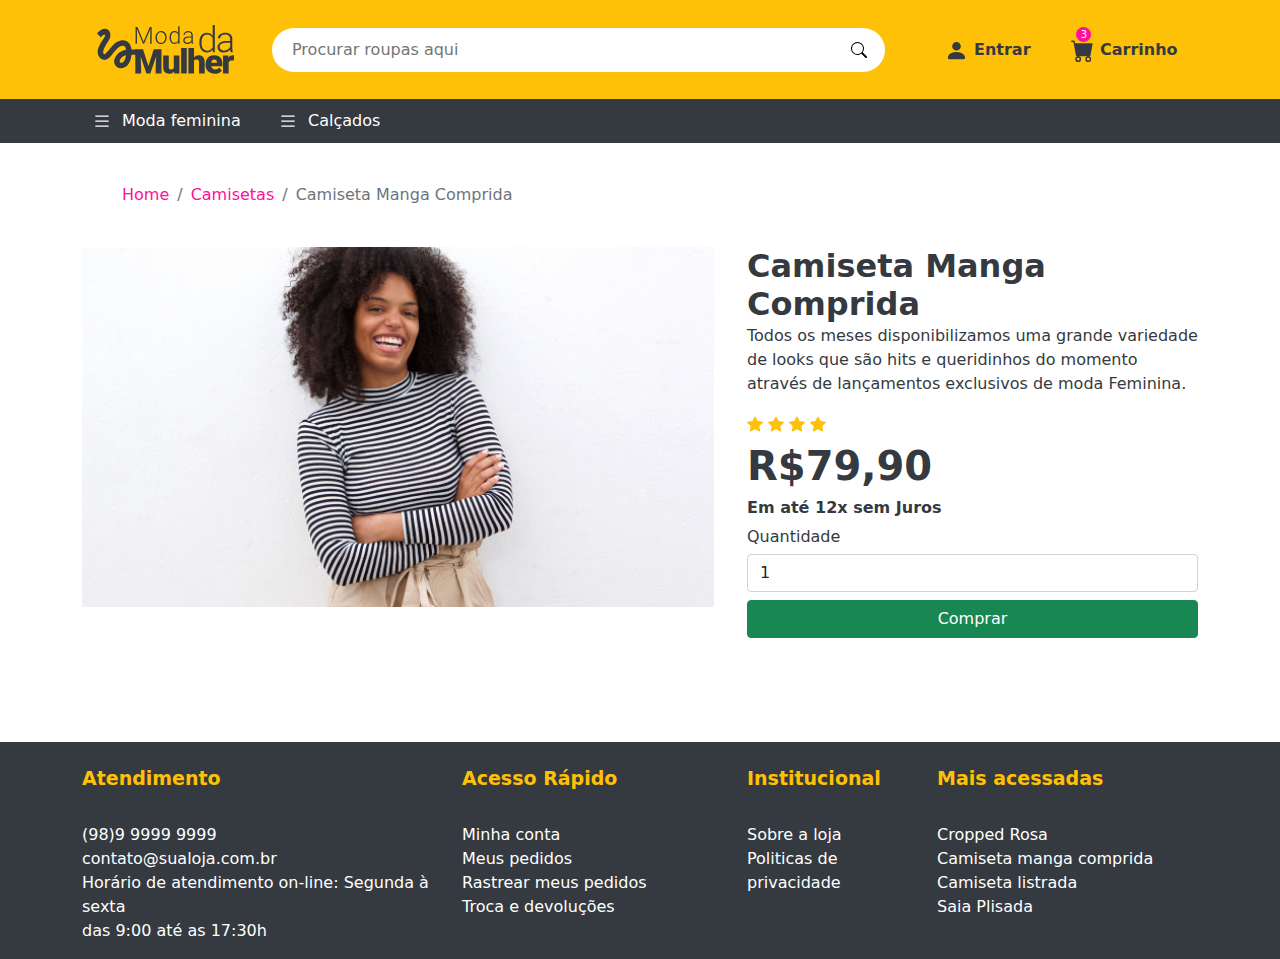
<file: produto-camiseta-manga-comprida.html>
<!doctype html>
<html lang="pt-br">
<head>
    <meta charset="utf-8">
    <meta name="viewport" content="width=device-width, initial-scale=1">
    
    <title>E-commerce - Camiseta Manga Comprida</title>
   
    <!--Favicons-->

<link rel="apple-touch-icon" sizes="57x57" href="./assets/images/favicons/apple-icon-57x57.png">
<link rel="apple-touch-icon" sizes="60x60" href="./assets/images/favicons/apple-icon-60x60.png">
<link rel="apple-touch-icon" sizes="72x72" href="./assets/images/favicons/apple-icon-72x72.png">
<link rel="apple-touch-icon" sizes="76x76" href="./assets/images/favicons/apple-icon-76x76.png">
<link rel="apple-touch-icon" sizes="114x114" href="./assets/images/favicons/apple-icon-114x114.png">
<link rel="apple-touch-icon" sizes="120x120" href="./assets/images/favicons/apple-icon-120x120.png">
<link rel="apple-touch-icon" sizes="144x144" href="./assets/images/favicons/apple-icon-144x144.png">
<link rel="apple-touch-icon" sizes="152x152" href="./assets/images/favicons/apple-icon-152x152.png">
<link rel="apple-touch-icon" sizes="180x180" href="./assets/images/favicons/apple-icon-180x180.png">
<link rel="icon" type="image/png" sizes="192x192"  href="./assets/images/favicons/android-icon-192x192.png">
<link rel="icon" type="image/png" sizes="32x32" href="./assets/images/favicons/favicon-32x32.png">
<link rel="icon" type="image/png" sizes="96x96" href="./assets/images/favicons/favicon-96x96.png">
<link rel="icon" type="image/png" sizes="16x16" href="./assets/images/favicons/favicon-16x16.png">
<link rel="manifest" href="./assets/images/favicons/manifest.json">
<meta name="msapplication-TileColor" content="#FFC107">
<meta name="msapplication-TileImage" content="./assets/images/favicons/ms-icon-144x144.png">
<meta name="theme-color" content="#FFC107">

<!--End Favicons-->


<!--Css-->
<link href="assets/css/style.css" rel="stylesheet">
<!--End Css-->

</head>
<body>
    <!--Header-->
    <header class="container-fluid ">  
        
        <!--Container do header-->
        <section class="container">
            <!--Row-->
            <article class="row d-flex align-items-center">

                <!--Logo-->
                <a href="./index.html" class="col-md-2 d-flex justify-content-center logo-do-site">
                    <img src="./assets/images/Logo.svg" alt="logo-do-site" class="img-fluid">
                </a>
                <!--End Logo-->

                <!--Search-->
                <form action="#" class="col-md-7 d-flex align-items-center">
                    <input type="text" name="name" placeholder="Procurar roupas aqui">
                    <!--Botão do Search-->
                    <button class="d-flex align-items-center">
                        <svg xmlns="http://www.w3.org/2000/svg" width="16" height="16" fill="currentColor" class="bi bi-search" viewBox="0 0 16 16">
                            <path d="M11.742 10.344a6.5 6.5 0 1 0-1.397 1.398h-.001c.03.04.062.078.098.115l3.85 3.85a1 1 0 0 0 1.415-1.414l-3.85-3.85a1.007 1.007 0 0 0-.115-.1zM12 6.5a5.5 5.5 0 1 1-11 0 5.5 5.5 0 0 1 11 0z"/>
                          </svg>
                    </button>
                    <!--Botão do Search-->

                </form>
                <!--End Search-->

                <!--Área do user-->
                <ul class="col-md-3 nav d-flex align-items-center justify-content-around">
                    <!--Login do user-->
                    <li class="nav-item">
                        <a href="#">
                            <svg xmlns="http://www.w3.org/2000/svg" width="23" height="23" fill="currentColor" class="bi bi-person-fill" viewBox="0 0 16 16">
                                <path d="M3 14s-1 0-1-1 1-4 6-4 6 3 6 4-1 1-1 1H3zm5-6a3 3 0 1 0 0-6 3 3 0 0 0 0 6z"/>
                              </svg>
                            Entrar
                        </a>
                    </li>
                <!--End Login do user-->

                    <!--Carrinho do cliente-->
                    <li class="nav-item">
                        <span class="notification d-flex align-items-center justify-content-center">3</span>
                        <a href="#">
                            <svg xmlns="http://www.w3.org/2000/svg" width="23" height="23" fill="currentColor" class="bi bi-cart-fill" viewBox="0 0 16 16">
                                <path d="M0 1.5A.5.5 0 0 1 .5 1H2a.5.5 0 0 1 .485.379L2.89 3H14.5a.5.5 0 0 1 .491.592l-1.5 8A.5.5 0 0 1 13 12H4a.5.5 0 0 1-.491-.408L2.01 3.607 1.61 2H.5a.5.5 0 0 1-.5-.5zM5 12a2 2 0 1 0 0 4 2 2 0 0 0 0-4zm7 0a2 2 0 1 0 0 4 2 2 0 0 0 0-4zm-7 1a1 1 0 1 1 0 2 1 1 0 0 1 0-2zm7 0a1 1 0 1 1 0 2 1 1 0 0 1 0-2z"/>
                              </svg>
                              Carrinho
                        </a>
                    </li>
                    <!--End Carrinho do cliente-->
                </ul>
                <!--End Área do user-->

            </article>

            <!--End Row-->

        </section>
        <!--End Container do header-->
        
    </header>
    <!--End Header-->

    <!--Menu do site-->
    <nav class="container-fluid nav-produtos">
        <!--Container-->
        <section class="container">
            <!--menu-->
            <ul class="nav">
                <!--Lista de itens-->
                <li class="col-xl-2 col-lg-3 col-md-6 nav-item d-flex align-items-center">
                    <svg xmlns="http://www.w3.org/2000/svg" width="20" height="20" fill="currentColor" class=" bi bi-list" viewBox="0 0 16 16">
                        <path fill-rule="evenodd" d="M2.5 12a.5.5 0 0 1 .5-.5h10a.5.5 0 0 1 0 1H3a.5.5 0 0 1-.5-.5zm0-4a.5.5 0 0 1 .5-.5h10a.5.5 0 0 1 0 1H3a.5.5 0 0 1-.5-.5zm0-4a.5.5 0 0 1 .5-.5h10a.5.5 0 0 1 0 1H3a.5.5 0 0 1-.5-.5z"/>
                      </svg>
                      Moda feminina

                      <!--Menu Dropdown-->
                      <ul class="nav flex-column">
                          <li class="nav-item">
                            <a href="#">Lançamentos</a>
                          </li>

                          <li class="nav-item">
                             <a href="#"> Plus Size</a>
                          </li>

                          <li class="nav-item">
                              <a href="#">Moda Praia</a>
                          </li>
                          
                          <li class="nav-item">
                              <a href="#">Acessórios</a>
                          </li>

                          <li class="nav-item">
                              <a href="#">Promoção</a>
                          </li>
                      </ul>
                      <!--End Menu Dropdown-->

                </li>
                <!--End Lista de itens-->


                <li class="col-xl-2 col-lg-3 col-md-6 nav-item d-flex align-items-center ">
                    <svg xmlns="http://www.w3.org/2000/svg" width="20" height="20" fill="currentColor" class=" bi bi-list" viewBox="0 0 16 16">
                        <path fill-rule="evenodd" d="M2.5 12a.5.5 0 0 1 .5-.5h10a.5.5 0 0 1 0 1H3a.5.5 0 0 1-.5-.5zm0-4a.5.5 0 0 1 .5-.5h10a.5.5 0 0 1 0 1H3a.5.5 0 0 1-.5-.5zm0-4a.5.5 0 0 1 .5-.5h10a.5.5 0 0 1 0 1H3a.5.5 0 0 1-.5-.5z"/>
                      </svg>
                      Calçados
                </li>

            </ul>
            <!--End menu-->

        </section>
        <!--End Container-->

    </nav>
        <!--End Menu do site-->

    <!--Main-->
    <main>

        <!--Container-->

        <section class="container">
        
            <!--Breadcrumb-->
            <nav aria-label="breadcrumb">
                <ol class="breadcrumb">
                <li class="breadcrumb-item"><a href="./index.html">Home</a></li>
                <li class="breadcrumb-item"><a href="./camisetas.html">Camisetas</a></li>
                <li class="breadcrumb-item active" aria-current="page">Camiseta Manga Comprida</li>
                </ol>
            </nav>
            <!--End Breadcrumb-->

            <article class="row produtos-compra">
                <figure class="col-md-7 mb-3">
                    <img src="./assets/images/foto-carrinho-camiseta-manga-comprida.jpg" class="img-fluid" alt="Camiseta Manga Comprida">
                </figure>

                <section class="col-md-5 mb-5 d-flex flex-column justify-content-around">
                    <article class="produtos-conteudo">
                        <h1>Camiseta Manga Comprida</h1>
                        <p>
                            Todos os meses disponibilizamos uma grande variedade de looks que são hits e queridinhos do momento através de lançamentos exclusivos de moda Feminina.
                        </p>
                        
                    </article>

                    <article class="produtos-preco">
                        <div class="produtos-stars">
                            <svg xmlns="http://www.w3.org/2000/svg" width="16" height="16" fill="currentColor" class="bi bi-star-fill" viewBox="0 0 16 16">
                                <path d="M3.612 15.443c-.386.198-.824-.149-.746-.592l.83-4.73L.173 6.765c-.329-.314-.158-.888.283-.95l4.898-.696L7.538.792c.197-.39.73-.39.927 0l2.184 4.327 4.898.696c.441.062.612.636.282.95l-3.522 3.356.83 4.73c.078.443-.36.79-.746.592L8 13.187l-4.389 2.256z"/>
                            </svg>

                            <svg xmlns="http://www.w3.org/2000/svg" width="16" height="16" fill="currentColor" class="bi bi-star-fill" viewBox="0 0 16 16">
                                <path d="M3.612 15.443c-.386.198-.824-.149-.746-.592l.83-4.73L.173 6.765c-.329-.314-.158-.888.283-.95l4.898-.696L7.538.792c.197-.39.73-.39.927 0l2.184 4.327 4.898.696c.441.062.612.636.282.95l-3.522 3.356.83 4.73c.078.443-.36.79-.746.592L8 13.187l-4.389 2.256z"/>
                            </svg>

                            <svg xmlns="http://www.w3.org/2000/svg" width="16" height="16" fill="currentColor" class="bi bi-star-fill" viewBox="0 0 16 16">
                                <path d="M3.612 15.443c-.386.198-.824-.149-.746-.592l.83-4.73L.173 6.765c-.329-.314-.158-.888.283-.95l4.898-.696L7.538.792c.197-.39.73-.39.927 0l2.184 4.327 4.898.696c.441.062.612.636.282.95l-3.522 3.356.83 4.73c.078.443-.36.79-.746.592L8 13.187l-4.389 2.256z"/>
                            </svg>

                            <svg xmlns="http://www.w3.org/2000/svg" width="16" height="16" fill="currentColor" class="bi bi-star-fill" viewBox="0 0 16 16">
                                <path d="M3.612 15.443c-.386.198-.824-.149-.746-.592l.83-4.73L.173 6.765c-.329-.314-.158-.888.283-.95l4.898-.696L7.538.792c.197-.39.73-.39.927 0l2.184 4.327 4.898.696c.441.062.612.636.282.95l-3.522 3.356.83 4.73c.078.443-.36.79-.746.592L8 13.187l-4.389 2.256z"/>
                            </svg>
                        </div>

                        <strong>
                            R$79,90
                            <span class="d-block">Em até 12x sem Juros</span>
                        </strong>

                        <form action="#">

                            <div class="form-group">
                                <label for="produtos-quantidade-itens">Quantidade</label>
                                <select class="form-control" id="produtos-quantidade-itens">
                                  <option>1</option>
                                  <option>2</option>
                                  <option>3</option>
                                  <option>4</option>
                                  <option>5</option>
                                </select>
                              </div>

                              <button type="submit" class="btn btn-success col-md-12 mt-2">Comprar</button>

                        </form>

                    </article>

                </section>

                <div class="fb-comments col-md-12 mt-2 mb-5" data-href="https://127.0.0.1:5500/produto-camiseta-manga-comprida.html" data-width="100%" data-numposts="5"></div>

            </article>

        </section>

        <!--End Container-->

    


    </main>
    <!--End Main-->

    <footer class="container-fluid">

        <!--Container-->
        <section class="container">

            <!--Menus -->
            <section class="row">
                <!--Atendimento -->
                <article class="col-md-4">
                    <h4>
                        Atendimento
                    </h4>
                    <!--Links-->
                    <ul class="nav flex-column ">
                        <li class="nav-item">
                            <a href="tel:+5598999999999">(98)9 9999 9999</a>
                        </li>

                        <li class="nav-item">
                            <a href="mailto:contato@sualoja.com.br">contato@sualoja.com.br</a>
                        </li>
                         <!--End Links-->

                        <li class="nav-item">
                            <p>
                                Horário de atendimento on-line: Segunda à sexta<br> 
                                das 9:00 até as 17:30h
                            </p>
                        </li>
                    </ul>
                </article>
                <!--End Atendimento -->

                <!--Acesso rápido -->
                <article class="col-md-3">
                    <h4>
                        Acesso Rápido
                    </h4>
                    <!--Links-->
                    <ul class="nav flex-column ">
                        <li class="nav-item">
                            <a href="#">Minha conta</a>
                        </li>

                        <li class="nav-item">
                            <a href="#r">Meus pedidos</a>
                        </li>

                        <li class="nav-item">
                            <a href="#r">Rastrear meus pedidos</a>
                        </li>
                         

                        <li class="nav-item">
                           <a href="#">Troca e devoluções</a>
                        </li>
                        <!--End Links-->
                    </ul>
                </article>
                <!--End Acesso rápido -->

                  <!--Institucional -->
                  <article class="col-md-2">
                    <h4>
                        Institucional
                    </h4>
                    <!--Links-->
                    <ul class="nav flex-column ">
                        <li class="nav-item">
                            <a href="#">Sobre a loja</a>
                        </li>

                        <li class="nav-item">
                            <a href="#r">Politicas de privacidade</a>
                        </li>

                        
                        <!--End Links-->
                    </ul>
                </article>
                <!--End Institucional -->

                  <!--Mais Acessadas -->
                  <article class="col-md-3 ">
                        
                            <div>
                                <h4>
                                    Mais acessadas
                                </h4>
                                <!--Links-->
                                <ul class="nav flex-column">
                                    <li class="nav-item">
                                        <a href="#">Cropped Rosa</a>
                                    </li>

                                    <li class="nav-item ellipsis">
                                        <a href="#r">Camiseta manga comprida</a>
                                    </li>

                                    <li class="nav-item">
                                        <a href="#r">Camiseta listrada</a>
                                    </li>
                                    

                                    <li class="nav-item">
                                        <a href="#">Saia Plisada</a>
                                    </li>
                                    <!--End Links-->
                                </ul>
                            </div>
                        
                </article>
                <!--Mais acessada -->

            </section>
            <!--End Menus-->
        </section>
        <!--End Container-->
    </footer>

    

    <!--Arquivo bootstrap-->
     <!-- Optional JavaScript; choose one of the two! -->

    <!-- Option 1: Bootstrap Bundle with Popper -->
    <script src="./assets/js/bootstrap.bundle.min.js"></script>

    <!--Facebook Plugin-->
    <div id="fb-root"></div>
    <script async defer crossorigin="anonymous" src="https://connect.facebook.net/pt_BR/sdk.js#xfbml=1&version=v12.0" nonce="atmqXCRr"></script>

    <!-- Option 2: Separate Popper and Bootstrap JS -->
    <!--
    <script src="https://cdn.jsdelivr.net/npm/@popperjs/core@2.10.2/dist/umd/popper.min.js" integrity="sha384-7+zCNj/IqJ95wo16oMtfsKbZ9ccEh31eOz1HGyDuCQ6wgnyJNSYdrPa03rtR1zdB" crossorigin="anonymous"></script>
    <script src="https://cdn.jsdelivr.net/npm/bootstrap@5.1.3/dist/js/bootstrap.min.js" integrity="sha384-QJHtvGhmr9XOIpI6YVutG+2QOK9T+ZnN4kzFN1RtK3zEFEIsxhlmWl5/YESvpZ13" crossorigin="anonymous"></script>
    -->
        
    </body>
</html>
</file>
<file: assets/css/style.css>
@charset "UTF-8";
@import "https://fonts.googleapis.com/css2?family=Roboto:ital,wght@0,300;0,900;1,500&family=Source+Sans+Pro:wght@200;300;400&display=swap";
header {
  background-color: #FFC107;
  padding: 25px;
}
header form input[type=text] {
  background: #FFf;
  width: 100%;
  border-radius: 100px;
  border: none;
  padding: 10px 20px;
}
header form button {
  position: relative;
  right: 40px;
  background: none;
  border: none;
}
header ul li {
  position: relative;
}
header ul li span.notification {
  position: absolute;
  color: #FFf;
  background: #ff0f9a;
  font-size: 10px;
  width: 15px;
  height: 15px;
  top: -11px;
  left: 5px;
  border-radius: 100%;
}
header ul li a {
  font-size: 16px;
  font-weight: bold;
  color: #343A40;
}
header ul li a:hover {
  color: initial;
}

nav.nav-produtos {
  background: #343A40;
  color: #FFf;
}
nav.nav-produtos ul.nav li {
  position: relative;
  padding: 10px;
}
nav.nav-produtos ul.nav li svg {
  margin-right: 10px;
}
nav.nav-produtos ul.nav li:hover {
  background: black;
}
nav.nav-produtos ul.nav li:hover ul.nav {
  display: block;
}
nav.nav-produtos ul.nav li ul.nav {
  z-index: 999;
  display: none;
  position: absolute;
  background: #343A40;
  top: 44px;
  left: 0px;
  border-top: solid #FFC107 10px;
  width: 100%;
}
nav.nav-produtos ul.nav li ul.nav li {
  padding: 10px 25px;
}
nav.nav-produtos ul.nav li ul.nav li a {
  color: #FFf;
}

.banners-informativos-statico {
  margin-top: 30px;
}
.banners-informativos-statico .banners-informativos-statico-12x {
  background-color: #ff0f9a;
  background-image: url("../images/parcele-em-12x.jpg");
}
.banners-informativos-statico .banners-informativos-statico-todo-br {
  background-color: #B343C3;
  background-image: url("../images/entrega-para-todo-brasil.jpg");
}
.banners-informativos-statico .banners-informativos-statico-12x,
.banners-informativos-statico .banners-informativos-statico-todo-br {
  background-size: cover;
  height: 105px;
  padding: 20px 60px;
  color: #FFf;
}
.banners-informativos-statico .banners-informativos-statico-12x svg, .banners-informativos-statico .banners-informativos-statico-12x p,
.banners-informativos-statico .banners-informativos-statico-todo-br svg,
.banners-informativos-statico .banners-informativos-statico-todo-br p {
  margin: 0;
  padding: 0;
}
.banners-informativos-statico .banners-informativos-statico-12x svg,
.banners-informativos-statico .banners-informativos-statico-todo-br svg {
  font-size: 40px;
}
.banners-informativos-statico .banners-informativos-statico-12x p,
.banners-informativos-statico .banners-informativos-statico-todo-br p {
  font-weight: 100;
  font-size: 23px;
  line-height: 110%;
  margin-left: 20px;
}
.banners-informativos-statico .banners-informativos-statico-12x p strong,
.banners-informativos-statico .banners-informativos-statico-todo-br p strong {
  font-weight: bold;
}

.produtos {
  margin: 30px 0;
}
.produtos .produtos-container {
  margin: 30px 0;
}
.produtos .produtos-container .produtos-itens {
  color: #343A40;
}
.produtos .produtos-container .produtos-itens h2 {
  font-size: 19px;
  margin: 10px 0 0;
}
.produtos .produtos-container .produtos-itens .produtos-stars {
  font-size: 13px;
}
.produtos .produtos-container .produtos-itens .produtos-stars svg {
  fill: #FFC107;
}
.produtos .produtos-container .produtos-itens .produtos-stars .produtos-preco {
  font-size: 16px;
}

footer {
  background: #343A40;
  color: #FFf;
}
footer a {
  color: #FFf;
}
footer a:hover {
  color: #FFf;
}
footer h4 {
  color: #FFC107;
  font-size: 19px;
  padding: 25px 0;
}
footer ul li.ellipsis {
  width: 100%;
  overflow: hidden;
  text-overflow: ellipsis;
  white-space: nowrap;
}

@media (max-width: 375px) {
  .banners-informativos-statico .banners-informativos-statico-12x p,
.banners-informativos-statico .banners-informativos-statico-todo-br p {
    font-size: 14px;
  }
}
@media (max-width: 767px) {
  header a.logo-do-site {
    margin: 20px;
  }
  header form {
    margin: 20px 0;
  }

  #banners-promocionais {
    display: none;
  }

  .produtos-container img {
    width: 100%;
  }

  footer section.row h4 {
    font-size: 16px !important;
  }
  footer section.row a, footer section.row p {
    font-size: 13px;
  }
}
@media (max-width: 991px) {
  header ul li {
    margin: 7px;
  }
}
.produtos-compra figure {
  margin: 0;
}
.produtos-compra .produtos-conteudo h1 {
  font-size: 32px;
  margin: 0;
}
.produtos-compra .produtos-conteudo p {
  font-size: 16px;
}
.produtos-compra .produtos-preco .produtos-stars svg {
  fill: #FFC107;
}
.produtos-compra .produtos-preco strong {
  font-size: 40px;
}
.produtos-compra .produtos-preco form {
  font-weight: 100;
}
.produtos-compra .produtos-preco form label {
  margin: 5px 0;
}
.produtos-compra .produtos-preco .produtos-stars svg, .produtos-compra .produtos-preco strong span, .produtos-compra .produtos-preco form {
  font-size: 16px;
}

/*!
* Bootstrap v5.1.3 (https://getbootstrap.com/)
* Copyright 2011-2021 The Bootstrap Authors
* Copyright 2011-2021 Twitter, Inc.
* Licensed under MIT (https://github.com/twbs/bootstrap/blob/main/LICENSE)
*/
:root {
  --bs-blue:#0d6efd;
  --bs-indigo:#6610f2;
  --bs-purple:#6f42c1;
  --bs-pink:#d63384;
  --bs-red:#dc3545;
  --bs-orange:#fd7e14;
  --bs-yellow:#ffc107;
  --bs-green:#198754;
  --bs-teal:#20c997;
  --bs-cyan:#0dcaf0;
  --bs-white:#fff;
  --bs-gray:#6c757d;
  --bs-gray-dark:#343a40;
  --bs-gray-100:#f8f9fa;
  --bs-gray-200:#e9ecef;
  --bs-gray-300:#dee2e6;
  --bs-gray-400:#ced4da;
  --bs-gray-500:#adb5bd;
  --bs-gray-600:#6c757d;
  --bs-gray-700:#495057;
  --bs-gray-800:#343a40;
  --bs-gray-900:#212529;
  --bs-primary:#0d6efd;
  --bs-secondary:#6c757d;
  --bs-success:#198754;
  --bs-info:#0dcaf0;
  --bs-warning:#ffc107;
  --bs-danger:#dc3545;
  --bs-light:#f8f9fa;
  --bs-dark:#212529;
  --bs-primary-rgb:13,110,253;
  --bs-secondary-rgb:108,117,125;
  --bs-success-rgb:25,135,84;
  --bs-info-rgb:13,202,240;
  --bs-warning-rgb:255,193,7;
  --bs-danger-rgb:220,53,69;
  --bs-light-rgb:248,249,250;
  --bs-dark-rgb:33,37,41;
  --bs-white-rgb:255,255,255;
  --bs-black-rgb:0,0,0;
  --bs-body-color-rgb:33,37,41;
  --bs-body-bg-rgb:255,255,255;
  --bs-font-sans-serif:system-ui,-apple-system,"Segoe UI",Roboto,"Helvetica Neue",Arial,"Noto Sans","Liberation Sans",sans-serif,"Apple Color Emoji","Segoe UI Emoji","Segoe UI Symbol","Noto Color Emoji";
  --bs-font-monospace:SFMono-Regular,Menlo,Monaco,Consolas,"Liberation Mono","Courier New",monospace;
  --bs-gradient:linear-gradient(180deg, rgba(255, 255, 255, 0.15), rgba(255, 255, 255, 0));
  --bs-body-font-family:var(--bs-font-sans-serif);
  --bs-body-font-size:1rem;
  --bs-body-font-weight:400;
  --bs-body-line-height:1.5;
  --bs-body-color:#212529;
  --bs-body-bg:#fff;
}

*, ::after, ::before {
  box-sizing: border-box;
}

@media (prefers-reduced-motion: no-preference) {
  :root {
    scroll-behavior: smooth;
  }
}
body {
  margin: 0;
  font-family: var(--bs-body-font-family);
  font-size: var(--bs-body-font-size);
  font-weight: var(--bs-body-font-weight);
  line-height: var(--bs-body-line-height);
  color: var(--bs-body-color);
  text-align: var(--bs-body-text-align);
  background-color: var(--bs-body-bg);
  -webkit-text-size-adjust: 100%;
  -webkit-tap-highlight-color: transparent;
}

hr {
  margin: 1rem 0;
  color: inherit;
  background-color: currentColor;
  border: 0;
  opacity: 0.25;
}

hr:not([size]) {
  height: 1px;
}

.h1, .h2, .h3, .h4, .h5, .h6, h1, h2, h3, h4, h5, h6 {
  margin-top: 0;
  margin-bottom: 0.5rem;
  font-weight: 500;
  line-height: 1.2;
}

.h1, h1 {
  font-size: calc(1.375rem + 1.5vw);
}

@media (min-width: 1200px) {
  .h1, h1 {
    font-size: 2.5rem;
  }
}
.h2, h2 {
  font-size: calc(1.325rem + 0.9vw);
}

@media (min-width: 1200px) {
  .h2, h2 {
    font-size: 2rem;
  }
}
.h3, h3 {
  font-size: calc(1.3rem + 0.6vw);
}

@media (min-width: 1200px) {
  .h3, h3 {
    font-size: 1.75rem;
  }
}
.h4, h4 {
  font-size: calc(1.275rem + 0.3vw);
}

@media (min-width: 1200px) {
  .h4, h4 {
    font-size: 1.5rem;
  }
}
.h5, h5 {
  font-size: 1.25rem;
}

.h6, h6 {
  font-size: 1rem;
}

p {
  margin-top: 0;
  margin-bottom: 1rem;
}

abbr[data-bs-original-title], abbr[title] {
  -webkit-text-decoration: underline dotted;
  text-decoration: underline dotted;
  cursor: help;
  -webkit-text-decoration-skip-ink: none;
  text-decoration-skip-ink: none;
}

address {
  margin-bottom: 1rem;
  font-style: normal;
  line-height: inherit;
}

ol, ul {
  padding-left: 2rem;
}

dl, ol, ul {
  margin-top: 0;
  margin-bottom: 1rem;
}

ol ol, ol ul, ul ol, ul ul {
  margin-bottom: 0;
}

dt {
  font-weight: 700;
}

dd {
  margin-bottom: 0.5rem;
  margin-left: 0;
}

blockquote {
  margin: 0 0 1rem;
}

b, strong {
  font-weight: bolder;
}

.small, small {
  font-size: 0.875em;
}

.mark, mark {
  padding: 0.2em;
  background-color: #fcf8e3;
}

sub, sup {
  position: relative;
  font-size: 0.75em;
  line-height: 0;
  vertical-align: baseline;
}

sub {
  bottom: -0.25em;
}

sup {
  top: -0.5em;
}

a {
  color: #0d6efd;
  text-decoration: underline;
}

a:hover {
  color: #0a58ca;
}

a:not([href]):not([class]), a:not([href]):not([class]):hover {
  color: inherit;
  text-decoration: none;
}

code, kbd, pre, samp {
  font-family: var(--bs-font-monospace);
  font-size: 1em;
  direction: ltr;
  unicode-bidi: bidi-override;
}

pre {
  display: block;
  margin-top: 0;
  margin-bottom: 1rem;
  overflow: auto;
  font-size: 0.875em;
}

pre code {
  font-size: inherit;
  color: inherit;
  word-break: normal;
}

code {
  font-size: 0.875em;
  color: #d63384;
  word-wrap: break-word;
}

a > code {
  color: inherit;
}

kbd {
  padding: 0.2rem 0.4rem;
  font-size: 0.875em;
  color: #fff;
  background-color: #212529;
  border-radius: 0.2rem;
}

kbd kbd {
  padding: 0;
  font-size: 1em;
  font-weight: 700;
}

figure {
  margin: 0 0 1rem;
}

img, svg {
  vertical-align: middle;
}

table {
  caption-side: bottom;
  border-collapse: collapse;
}

caption {
  padding-top: 0.5rem;
  padding-bottom: 0.5rem;
  color: #6c757d;
  text-align: left;
}

th {
  text-align: inherit;
  text-align: -webkit-match-parent;
}

tbody, td, tfoot, th, thead, tr {
  border-color: inherit;
  border-style: solid;
  border-width: 0;
}

label {
  display: inline-block;
}

button {
  border-radius: 0;
}

button:focus:not(:focus-visible) {
  outline: 0;
}

button, input, optgroup, select, textarea {
  margin: 0;
  font-family: inherit;
  font-size: inherit;
  line-height: inherit;
}

button, select {
  text-transform: none;
}

[role=button] {
  cursor: pointer;
}

select {
  word-wrap: normal;
}

select:disabled {
  opacity: 1;
}

[list]::-webkit-calendar-picker-indicator {
  display: none;
}

[type=button], [type=reset], [type=submit], button {
  -webkit-appearance: button;
}

[type=button]:not(:disabled), [type=reset]:not(:disabled), [type=submit]:not(:disabled), button:not(:disabled) {
  cursor: pointer;
}

::-moz-focus-inner {
  padding: 0;
  border-style: none;
}

textarea {
  resize: vertical;
}

fieldset {
  min-width: 0;
  padding: 0;
  margin: 0;
  border: 0;
}

legend {
  float: left;
  width: 100%;
  padding: 0;
  margin-bottom: 0.5rem;
  font-size: calc(1.275rem + 0.3vw);
  line-height: inherit;
}

@media (min-width: 1200px) {
  legend {
    font-size: 1.5rem;
  }
}
legend + * {
  clear: left;
}

::-webkit-datetime-edit-day-field, ::-webkit-datetime-edit-fields-wrapper, ::-webkit-datetime-edit-hour-field, ::-webkit-datetime-edit-minute, ::-webkit-datetime-edit-month-field, ::-webkit-datetime-edit-text, ::-webkit-datetime-edit-year-field {
  padding: 0;
}

::-webkit-inner-spin-button {
  height: auto;
}

[type=search] {
  outline-offset: -2px;
  -webkit-appearance: textfield;
}

::-webkit-search-decoration {
  -webkit-appearance: none;
}

::-webkit-color-swatch-wrapper {
  padding: 0;
}

::-webkit-file-upload-button {
  font: inherit;
}

::file-selector-button {
  font: inherit;
}

::-webkit-file-upload-button {
  font: inherit;
  -webkit-appearance: button;
}

output {
  display: inline-block;
}

iframe {
  border: 0;
}

summary {
  display: list-item;
  cursor: pointer;
}

progress {
  vertical-align: baseline;
}

[hidden] {
  display: none !important;
}

.lead {
  font-size: 1.25rem;
  font-weight: 300;
}

.display-1 {
  font-size: calc(1.625rem + 4.5vw);
  font-weight: 300;
  line-height: 1.2;
}

@media (min-width: 1200px) {
  .display-1 {
    font-size: 5rem;
  }
}
.display-2 {
  font-size: calc(1.575rem + 3.9vw);
  font-weight: 300;
  line-height: 1.2;
}

@media (min-width: 1200px) {
  .display-2 {
    font-size: 4.5rem;
  }
}
.display-3 {
  font-size: calc(1.525rem + 3.3vw);
  font-weight: 300;
  line-height: 1.2;
}

@media (min-width: 1200px) {
  .display-3 {
    font-size: 4rem;
  }
}
.display-4 {
  font-size: calc(1.475rem + 2.7vw);
  font-weight: 300;
  line-height: 1.2;
}

@media (min-width: 1200px) {
  .display-4 {
    font-size: 3.5rem;
  }
}
.display-5 {
  font-size: calc(1.425rem + 2.1vw);
  font-weight: 300;
  line-height: 1.2;
}

@media (min-width: 1200px) {
  .display-5 {
    font-size: 3rem;
  }
}
.display-6 {
  font-size: calc(1.375rem + 1.5vw);
  font-weight: 300;
  line-height: 1.2;
}

@media (min-width: 1200px) {
  .display-6 {
    font-size: 2.5rem;
  }
}
.list-unstyled {
  padding-left: 0;
  list-style: none;
}

.list-inline {
  padding-left: 0;
  list-style: none;
}

.list-inline-item {
  display: inline-block;
}

.list-inline-item:not(:last-child) {
  margin-right: 0.5rem;
}

.initialism {
  font-size: 0.875em;
  text-transform: uppercase;
}

.blockquote {
  margin-bottom: 1rem;
  font-size: 1.25rem;
}

.blockquote > :last-child {
  margin-bottom: 0;
}

.blockquote-footer {
  margin-top: -1rem;
  margin-bottom: 1rem;
  font-size: 0.875em;
  color: #6c757d;
}

.blockquote-footer::before {
  content: "— ";
}

.img-fluid {
  max-width: 100%;
  height: auto;
}

.img-thumbnail {
  padding: 0.25rem;
  background-color: #fff;
  border: 1px solid #dee2e6;
  border-radius: 0.25rem;
  max-width: 100%;
  height: auto;
}

.figure {
  display: inline-block;
}

.figure-img {
  margin-bottom: 0.5rem;
  line-height: 1;
}

.figure-caption {
  font-size: 0.875em;
  color: #6c757d;
}

.container, .container-fluid, .container-lg, .container-md, .container-sm, .container-xl, .container-xxl {
  width: 100%;
  padding-right: var(--bs-gutter-x, 0.75rem);
  padding-left: var(--bs-gutter-x, 0.75rem);
  margin-right: auto;
  margin-left: auto;
}

@media (min-width: 576px) {
  .container, .container-sm {
    max-width: 540px;
  }
}
@media (min-width: 768px) {
  .container, .container-md, .container-sm {
    max-width: 720px;
  }
}
@media (min-width: 992px) {
  .container, .container-lg, .container-md, .container-sm {
    max-width: 960px;
  }
}
@media (min-width: 1200px) {
  .container, .container-lg, .container-md, .container-sm, .container-xl {
    max-width: 1140px;
  }
}
@media (min-width: 1400px) {
  .container, .container-lg, .container-md, .container-sm, .container-xl, .container-xxl {
    max-width: 1320px;
  }
}
.row {
  --bs-gutter-x:1.5rem;
  --bs-gutter-y:0;
  display: flex;
  flex-wrap: wrap;
  margin-top: calc(-1 * var(--bs-gutter-y));
  margin-right: calc(-0.5 * var(--bs-gutter-x));
  margin-left: calc(-0.5 * var(--bs-gutter-x));
}

.row > * {
  flex-shrink: 0;
  width: 100%;
  max-width: 100%;
  padding-right: calc(var(--bs-gutter-x) * 0.5);
  padding-left: calc(var(--bs-gutter-x) * 0.5);
  margin-top: var(--bs-gutter-y);
}

.col {
  flex: 1 0 0%;
}

.row-cols-auto > * {
  flex: 0 0 auto;
  width: auto;
}

.row-cols-1 > * {
  flex: 0 0 auto;
  width: 100%;
}

.row-cols-2 > * {
  flex: 0 0 auto;
  width: 50%;
}

.row-cols-3 > * {
  flex: 0 0 auto;
  width: 33.3333333333%;
}

.row-cols-4 > * {
  flex: 0 0 auto;
  width: 25%;
}

.row-cols-5 > * {
  flex: 0 0 auto;
  width: 20%;
}

.row-cols-6 > * {
  flex: 0 0 auto;
  width: 16.6666666667%;
}

.col-auto {
  flex: 0 0 auto;
  width: auto;
}

.col-1 {
  flex: 0 0 auto;
  width: 8.33333333%;
}

.col-2 {
  flex: 0 0 auto;
  width: 16.66666667%;
}

.col-3 {
  flex: 0 0 auto;
  width: 25%;
}

.col-4 {
  flex: 0 0 auto;
  width: 33.33333333%;
}

.col-5 {
  flex: 0 0 auto;
  width: 41.66666667%;
}

.col-6 {
  flex: 0 0 auto;
  width: 50%;
}

.col-7 {
  flex: 0 0 auto;
  width: 58.33333333%;
}

.col-8 {
  flex: 0 0 auto;
  width: 66.66666667%;
}

.col-9 {
  flex: 0 0 auto;
  width: 75%;
}

.col-10 {
  flex: 0 0 auto;
  width: 83.33333333%;
}

.col-11 {
  flex: 0 0 auto;
  width: 91.66666667%;
}

.col-12 {
  flex: 0 0 auto;
  width: 100%;
}

.offset-1 {
  margin-left: 8.33333333%;
}

.offset-2 {
  margin-left: 16.66666667%;
}

.offset-3 {
  margin-left: 25%;
}

.offset-4 {
  margin-left: 33.33333333%;
}

.offset-5 {
  margin-left: 41.66666667%;
}

.offset-6 {
  margin-left: 50%;
}

.offset-7 {
  margin-left: 58.33333333%;
}

.offset-8 {
  margin-left: 66.66666667%;
}

.offset-9 {
  margin-left: 75%;
}

.offset-10 {
  margin-left: 83.33333333%;
}

.offset-11 {
  margin-left: 91.66666667%;
}

.g-0, .gx-0 {
  --bs-gutter-x:0;
}

.g-0, .gy-0 {
  --bs-gutter-y:0;
}

.g-1, .gx-1 {
  --bs-gutter-x:0.25rem;
}

.g-1, .gy-1 {
  --bs-gutter-y:0.25rem;
}

.g-2, .gx-2 {
  --bs-gutter-x:0.5rem;
}

.g-2, .gy-2 {
  --bs-gutter-y:0.5rem;
}

.g-3, .gx-3 {
  --bs-gutter-x:1rem;
}

.g-3, .gy-3 {
  --bs-gutter-y:1rem;
}

.g-4, .gx-4 {
  --bs-gutter-x:1.5rem;
}

.g-4, .gy-4 {
  --bs-gutter-y:1.5rem;
}

.g-5, .gx-5 {
  --bs-gutter-x:3rem;
}

.g-5, .gy-5 {
  --bs-gutter-y:3rem;
}

@media (min-width: 576px) {
  .col-sm {
    flex: 1 0 0%;
  }

  .row-cols-sm-auto > * {
    flex: 0 0 auto;
    width: auto;
  }

  .row-cols-sm-1 > * {
    flex: 0 0 auto;
    width: 100%;
  }

  .row-cols-sm-2 > * {
    flex: 0 0 auto;
    width: 50%;
  }

  .row-cols-sm-3 > * {
    flex: 0 0 auto;
    width: 33.3333333333%;
  }

  .row-cols-sm-4 > * {
    flex: 0 0 auto;
    width: 25%;
  }

  .row-cols-sm-5 > * {
    flex: 0 0 auto;
    width: 20%;
  }

  .row-cols-sm-6 > * {
    flex: 0 0 auto;
    width: 16.6666666667%;
  }

  .col-sm-auto {
    flex: 0 0 auto;
    width: auto;
  }

  .col-sm-1 {
    flex: 0 0 auto;
    width: 8.33333333%;
  }

  .col-sm-2 {
    flex: 0 0 auto;
    width: 16.66666667%;
  }

  .col-sm-3 {
    flex: 0 0 auto;
    width: 25%;
  }

  .col-sm-4 {
    flex: 0 0 auto;
    width: 33.33333333%;
  }

  .col-sm-5 {
    flex: 0 0 auto;
    width: 41.66666667%;
  }

  .col-sm-6 {
    flex: 0 0 auto;
    width: 50%;
  }

  .col-sm-7 {
    flex: 0 0 auto;
    width: 58.33333333%;
  }

  .col-sm-8 {
    flex: 0 0 auto;
    width: 66.66666667%;
  }

  .col-sm-9 {
    flex: 0 0 auto;
    width: 75%;
  }

  .col-sm-10 {
    flex: 0 0 auto;
    width: 83.33333333%;
  }

  .col-sm-11 {
    flex: 0 0 auto;
    width: 91.66666667%;
  }

  .col-sm-12 {
    flex: 0 0 auto;
    width: 100%;
  }

  .offset-sm-0 {
    margin-left: 0;
  }

  .offset-sm-1 {
    margin-left: 8.33333333%;
  }

  .offset-sm-2 {
    margin-left: 16.66666667%;
  }

  .offset-sm-3 {
    margin-left: 25%;
  }

  .offset-sm-4 {
    margin-left: 33.33333333%;
  }

  .offset-sm-5 {
    margin-left: 41.66666667%;
  }

  .offset-sm-6 {
    margin-left: 50%;
  }

  .offset-sm-7 {
    margin-left: 58.33333333%;
  }

  .offset-sm-8 {
    margin-left: 66.66666667%;
  }

  .offset-sm-9 {
    margin-left: 75%;
  }

  .offset-sm-10 {
    margin-left: 83.33333333%;
  }

  .offset-sm-11 {
    margin-left: 91.66666667%;
  }

  .g-sm-0, .gx-sm-0 {
    --bs-gutter-x:0;
  }

  .g-sm-0, .gy-sm-0 {
    --bs-gutter-y:0;
  }

  .g-sm-1, .gx-sm-1 {
    --bs-gutter-x:0.25rem;
  }

  .g-sm-1, .gy-sm-1 {
    --bs-gutter-y:0.25rem;
  }

  .g-sm-2, .gx-sm-2 {
    --bs-gutter-x:0.5rem;
  }

  .g-sm-2, .gy-sm-2 {
    --bs-gutter-y:0.5rem;
  }

  .g-sm-3, .gx-sm-3 {
    --bs-gutter-x:1rem;
  }

  .g-sm-3, .gy-sm-3 {
    --bs-gutter-y:1rem;
  }

  .g-sm-4, .gx-sm-4 {
    --bs-gutter-x:1.5rem;
  }

  .g-sm-4, .gy-sm-4 {
    --bs-gutter-y:1.5rem;
  }

  .g-sm-5, .gx-sm-5 {
    --bs-gutter-x:3rem;
  }

  .g-sm-5, .gy-sm-5 {
    --bs-gutter-y:3rem;
  }
}
@media (min-width: 768px) {
  .col-md {
    flex: 1 0 0%;
  }

  .row-cols-md-auto > * {
    flex: 0 0 auto;
    width: auto;
  }

  .row-cols-md-1 > * {
    flex: 0 0 auto;
    width: 100%;
  }

  .row-cols-md-2 > * {
    flex: 0 0 auto;
    width: 50%;
  }

  .row-cols-md-3 > * {
    flex: 0 0 auto;
    width: 33.3333333333%;
  }

  .row-cols-md-4 > * {
    flex: 0 0 auto;
    width: 25%;
  }

  .row-cols-md-5 > * {
    flex: 0 0 auto;
    width: 20%;
  }

  .row-cols-md-6 > * {
    flex: 0 0 auto;
    width: 16.6666666667%;
  }

  .col-md-auto {
    flex: 0 0 auto;
    width: auto;
  }

  .col-md-1 {
    flex: 0 0 auto;
    width: 8.33333333%;
  }

  .col-md-2 {
    flex: 0 0 auto;
    width: 16.66666667%;
  }

  .col-md-3 {
    flex: 0 0 auto;
    width: 25%;
  }

  .col-md-4 {
    flex: 0 0 auto;
    width: 33.33333333%;
  }

  .col-md-5 {
    flex: 0 0 auto;
    width: 41.66666667%;
  }

  .col-md-6 {
    flex: 0 0 auto;
    width: 50%;
  }

  .col-md-7 {
    flex: 0 0 auto;
    width: 58.33333333%;
  }

  .col-md-8 {
    flex: 0 0 auto;
    width: 66.66666667%;
  }

  .col-md-9 {
    flex: 0 0 auto;
    width: 75%;
  }

  .col-md-10 {
    flex: 0 0 auto;
    width: 83.33333333%;
  }

  .col-md-11 {
    flex: 0 0 auto;
    width: 91.66666667%;
  }

  .col-md-12 {
    flex: 0 0 auto;
    width: 100%;
  }

  .offset-md-0 {
    margin-left: 0;
  }

  .offset-md-1 {
    margin-left: 8.33333333%;
  }

  .offset-md-2 {
    margin-left: 16.66666667%;
  }

  .offset-md-3 {
    margin-left: 25%;
  }

  .offset-md-4 {
    margin-left: 33.33333333%;
  }

  .offset-md-5 {
    margin-left: 41.66666667%;
  }

  .offset-md-6 {
    margin-left: 50%;
  }

  .offset-md-7 {
    margin-left: 58.33333333%;
  }

  .offset-md-8 {
    margin-left: 66.66666667%;
  }

  .offset-md-9 {
    margin-left: 75%;
  }

  .offset-md-10 {
    margin-left: 83.33333333%;
  }

  .offset-md-11 {
    margin-left: 91.66666667%;
  }

  .g-md-0, .gx-md-0 {
    --bs-gutter-x:0;
  }

  .g-md-0, .gy-md-0 {
    --bs-gutter-y:0;
  }

  .g-md-1, .gx-md-1 {
    --bs-gutter-x:0.25rem;
  }

  .g-md-1, .gy-md-1 {
    --bs-gutter-y:0.25rem;
  }

  .g-md-2, .gx-md-2 {
    --bs-gutter-x:0.5rem;
  }

  .g-md-2, .gy-md-2 {
    --bs-gutter-y:0.5rem;
  }

  .g-md-3, .gx-md-3 {
    --bs-gutter-x:1rem;
  }

  .g-md-3, .gy-md-3 {
    --bs-gutter-y:1rem;
  }

  .g-md-4, .gx-md-4 {
    --bs-gutter-x:1.5rem;
  }

  .g-md-4, .gy-md-4 {
    --bs-gutter-y:1.5rem;
  }

  .g-md-5, .gx-md-5 {
    --bs-gutter-x:3rem;
  }

  .g-md-5, .gy-md-5 {
    --bs-gutter-y:3rem;
  }
}
@media (min-width: 992px) {
  .col-lg {
    flex: 1 0 0%;
  }

  .row-cols-lg-auto > * {
    flex: 0 0 auto;
    width: auto;
  }

  .row-cols-lg-1 > * {
    flex: 0 0 auto;
    width: 100%;
  }

  .row-cols-lg-2 > * {
    flex: 0 0 auto;
    width: 50%;
  }

  .row-cols-lg-3 > * {
    flex: 0 0 auto;
    width: 33.3333333333%;
  }

  .row-cols-lg-4 > * {
    flex: 0 0 auto;
    width: 25%;
  }

  .row-cols-lg-5 > * {
    flex: 0 0 auto;
    width: 20%;
  }

  .row-cols-lg-6 > * {
    flex: 0 0 auto;
    width: 16.6666666667%;
  }

  .col-lg-auto {
    flex: 0 0 auto;
    width: auto;
  }

  .col-lg-1 {
    flex: 0 0 auto;
    width: 8.33333333%;
  }

  .col-lg-2 {
    flex: 0 0 auto;
    width: 16.66666667%;
  }

  .col-lg-3 {
    flex: 0 0 auto;
    width: 25%;
  }

  .col-lg-4 {
    flex: 0 0 auto;
    width: 33.33333333%;
  }

  .col-lg-5 {
    flex: 0 0 auto;
    width: 41.66666667%;
  }

  .col-lg-6 {
    flex: 0 0 auto;
    width: 50%;
  }

  .col-lg-7 {
    flex: 0 0 auto;
    width: 58.33333333%;
  }

  .col-lg-8 {
    flex: 0 0 auto;
    width: 66.66666667%;
  }

  .col-lg-9 {
    flex: 0 0 auto;
    width: 75%;
  }

  .col-lg-10 {
    flex: 0 0 auto;
    width: 83.33333333%;
  }

  .col-lg-11 {
    flex: 0 0 auto;
    width: 91.66666667%;
  }

  .col-lg-12 {
    flex: 0 0 auto;
    width: 100%;
  }

  .offset-lg-0 {
    margin-left: 0;
  }

  .offset-lg-1 {
    margin-left: 8.33333333%;
  }

  .offset-lg-2 {
    margin-left: 16.66666667%;
  }

  .offset-lg-3 {
    margin-left: 25%;
  }

  .offset-lg-4 {
    margin-left: 33.33333333%;
  }

  .offset-lg-5 {
    margin-left: 41.66666667%;
  }

  .offset-lg-6 {
    margin-left: 50%;
  }

  .offset-lg-7 {
    margin-left: 58.33333333%;
  }

  .offset-lg-8 {
    margin-left: 66.66666667%;
  }

  .offset-lg-9 {
    margin-left: 75%;
  }

  .offset-lg-10 {
    margin-left: 83.33333333%;
  }

  .offset-lg-11 {
    margin-left: 91.66666667%;
  }

  .g-lg-0, .gx-lg-0 {
    --bs-gutter-x:0;
  }

  .g-lg-0, .gy-lg-0 {
    --bs-gutter-y:0;
  }

  .g-lg-1, .gx-lg-1 {
    --bs-gutter-x:0.25rem;
  }

  .g-lg-1, .gy-lg-1 {
    --bs-gutter-y:0.25rem;
  }

  .g-lg-2, .gx-lg-2 {
    --bs-gutter-x:0.5rem;
  }

  .g-lg-2, .gy-lg-2 {
    --bs-gutter-y:0.5rem;
  }

  .g-lg-3, .gx-lg-3 {
    --bs-gutter-x:1rem;
  }

  .g-lg-3, .gy-lg-3 {
    --bs-gutter-y:1rem;
  }

  .g-lg-4, .gx-lg-4 {
    --bs-gutter-x:1.5rem;
  }

  .g-lg-4, .gy-lg-4 {
    --bs-gutter-y:1.5rem;
  }

  .g-lg-5, .gx-lg-5 {
    --bs-gutter-x:3rem;
  }

  .g-lg-5, .gy-lg-5 {
    --bs-gutter-y:3rem;
  }
}
@media (min-width: 1200px) {
  .col-xl {
    flex: 1 0 0%;
  }

  .row-cols-xl-auto > * {
    flex: 0 0 auto;
    width: auto;
  }

  .row-cols-xl-1 > * {
    flex: 0 0 auto;
    width: 100%;
  }

  .row-cols-xl-2 > * {
    flex: 0 0 auto;
    width: 50%;
  }

  .row-cols-xl-3 > * {
    flex: 0 0 auto;
    width: 33.3333333333%;
  }

  .row-cols-xl-4 > * {
    flex: 0 0 auto;
    width: 25%;
  }

  .row-cols-xl-5 > * {
    flex: 0 0 auto;
    width: 20%;
  }

  .row-cols-xl-6 > * {
    flex: 0 0 auto;
    width: 16.6666666667%;
  }

  .col-xl-auto {
    flex: 0 0 auto;
    width: auto;
  }

  .col-xl-1 {
    flex: 0 0 auto;
    width: 8.33333333%;
  }

  .col-xl-2 {
    flex: 0 0 auto;
    width: 16.66666667%;
  }

  .col-xl-3 {
    flex: 0 0 auto;
    width: 25%;
  }

  .col-xl-4 {
    flex: 0 0 auto;
    width: 33.33333333%;
  }

  .col-xl-5 {
    flex: 0 0 auto;
    width: 41.66666667%;
  }

  .col-xl-6 {
    flex: 0 0 auto;
    width: 50%;
  }

  .col-xl-7 {
    flex: 0 0 auto;
    width: 58.33333333%;
  }

  .col-xl-8 {
    flex: 0 0 auto;
    width: 66.66666667%;
  }

  .col-xl-9 {
    flex: 0 0 auto;
    width: 75%;
  }

  .col-xl-10 {
    flex: 0 0 auto;
    width: 83.33333333%;
  }

  .col-xl-11 {
    flex: 0 0 auto;
    width: 91.66666667%;
  }

  .col-xl-12 {
    flex: 0 0 auto;
    width: 100%;
  }

  .offset-xl-0 {
    margin-left: 0;
  }

  .offset-xl-1 {
    margin-left: 8.33333333%;
  }

  .offset-xl-2 {
    margin-left: 16.66666667%;
  }

  .offset-xl-3 {
    margin-left: 25%;
  }

  .offset-xl-4 {
    margin-left: 33.33333333%;
  }

  .offset-xl-5 {
    margin-left: 41.66666667%;
  }

  .offset-xl-6 {
    margin-left: 50%;
  }

  .offset-xl-7 {
    margin-left: 58.33333333%;
  }

  .offset-xl-8 {
    margin-left: 66.66666667%;
  }

  .offset-xl-9 {
    margin-left: 75%;
  }

  .offset-xl-10 {
    margin-left: 83.33333333%;
  }

  .offset-xl-11 {
    margin-left: 91.66666667%;
  }

  .g-xl-0, .gx-xl-0 {
    --bs-gutter-x:0;
  }

  .g-xl-0, .gy-xl-0 {
    --bs-gutter-y:0;
  }

  .g-xl-1, .gx-xl-1 {
    --bs-gutter-x:0.25rem;
  }

  .g-xl-1, .gy-xl-1 {
    --bs-gutter-y:0.25rem;
  }

  .g-xl-2, .gx-xl-2 {
    --bs-gutter-x:0.5rem;
  }

  .g-xl-2, .gy-xl-2 {
    --bs-gutter-y:0.5rem;
  }

  .g-xl-3, .gx-xl-3 {
    --bs-gutter-x:1rem;
  }

  .g-xl-3, .gy-xl-3 {
    --bs-gutter-y:1rem;
  }

  .g-xl-4, .gx-xl-4 {
    --bs-gutter-x:1.5rem;
  }

  .g-xl-4, .gy-xl-4 {
    --bs-gutter-y:1.5rem;
  }

  .g-xl-5, .gx-xl-5 {
    --bs-gutter-x:3rem;
  }

  .g-xl-5, .gy-xl-5 {
    --bs-gutter-y:3rem;
  }
}
@media (min-width: 1400px) {
  .col-xxl {
    flex: 1 0 0%;
  }

  .row-cols-xxl-auto > * {
    flex: 0 0 auto;
    width: auto;
  }

  .row-cols-xxl-1 > * {
    flex: 0 0 auto;
    width: 100%;
  }

  .row-cols-xxl-2 > * {
    flex: 0 0 auto;
    width: 50%;
  }

  .row-cols-xxl-3 > * {
    flex: 0 0 auto;
    width: 33.3333333333%;
  }

  .row-cols-xxl-4 > * {
    flex: 0 0 auto;
    width: 25%;
  }

  .row-cols-xxl-5 > * {
    flex: 0 0 auto;
    width: 20%;
  }

  .row-cols-xxl-6 > * {
    flex: 0 0 auto;
    width: 16.6666666667%;
  }

  .col-xxl-auto {
    flex: 0 0 auto;
    width: auto;
  }

  .col-xxl-1 {
    flex: 0 0 auto;
    width: 8.33333333%;
  }

  .col-xxl-2 {
    flex: 0 0 auto;
    width: 16.66666667%;
  }

  .col-xxl-3 {
    flex: 0 0 auto;
    width: 25%;
  }

  .col-xxl-4 {
    flex: 0 0 auto;
    width: 33.33333333%;
  }

  .col-xxl-5 {
    flex: 0 0 auto;
    width: 41.66666667%;
  }

  .col-xxl-6 {
    flex: 0 0 auto;
    width: 50%;
  }

  .col-xxl-7 {
    flex: 0 0 auto;
    width: 58.33333333%;
  }

  .col-xxl-8 {
    flex: 0 0 auto;
    width: 66.66666667%;
  }

  .col-xxl-9 {
    flex: 0 0 auto;
    width: 75%;
  }

  .col-xxl-10 {
    flex: 0 0 auto;
    width: 83.33333333%;
  }

  .col-xxl-11 {
    flex: 0 0 auto;
    width: 91.66666667%;
  }

  .col-xxl-12 {
    flex: 0 0 auto;
    width: 100%;
  }

  .offset-xxl-0 {
    margin-left: 0;
  }

  .offset-xxl-1 {
    margin-left: 8.33333333%;
  }

  .offset-xxl-2 {
    margin-left: 16.66666667%;
  }

  .offset-xxl-3 {
    margin-left: 25%;
  }

  .offset-xxl-4 {
    margin-left: 33.33333333%;
  }

  .offset-xxl-5 {
    margin-left: 41.66666667%;
  }

  .offset-xxl-6 {
    margin-left: 50%;
  }

  .offset-xxl-7 {
    margin-left: 58.33333333%;
  }

  .offset-xxl-8 {
    margin-left: 66.66666667%;
  }

  .offset-xxl-9 {
    margin-left: 75%;
  }

  .offset-xxl-10 {
    margin-left: 83.33333333%;
  }

  .offset-xxl-11 {
    margin-left: 91.66666667%;
  }

  .g-xxl-0, .gx-xxl-0 {
    --bs-gutter-x:0;
  }

  .g-xxl-0, .gy-xxl-0 {
    --bs-gutter-y:0;
  }

  .g-xxl-1, .gx-xxl-1 {
    --bs-gutter-x:0.25rem;
  }

  .g-xxl-1, .gy-xxl-1 {
    --bs-gutter-y:0.25rem;
  }

  .g-xxl-2, .gx-xxl-2 {
    --bs-gutter-x:0.5rem;
  }

  .g-xxl-2, .gy-xxl-2 {
    --bs-gutter-y:0.5rem;
  }

  .g-xxl-3, .gx-xxl-3 {
    --bs-gutter-x:1rem;
  }

  .g-xxl-3, .gy-xxl-3 {
    --bs-gutter-y:1rem;
  }

  .g-xxl-4, .gx-xxl-4 {
    --bs-gutter-x:1.5rem;
  }

  .g-xxl-4, .gy-xxl-4 {
    --bs-gutter-y:1.5rem;
  }

  .g-xxl-5, .gx-xxl-5 {
    --bs-gutter-x:3rem;
  }

  .g-xxl-5, .gy-xxl-5 {
    --bs-gutter-y:3rem;
  }
}
.table {
  --bs-table-bg:transparent;
  --bs-table-accent-bg:transparent;
  --bs-table-striped-color:#212529;
  --bs-table-striped-bg:rgba(0, 0, 0, 0.05);
  --bs-table-active-color:#212529;
  --bs-table-active-bg:rgba(0, 0, 0, 0.1);
  --bs-table-hover-color:#212529;
  --bs-table-hover-bg:rgba(0, 0, 0, 0.075);
  width: 100%;
  margin-bottom: 1rem;
  color: #212529;
  vertical-align: top;
  border-color: #dee2e6;
}

.table > :not(caption) > * > * {
  padding: 0.5rem 0.5rem;
  background-color: var(--bs-table-bg);
  border-bottom-width: 1px;
  box-shadow: inset 0 0 0 9999px var(--bs-table-accent-bg);
}

.table > tbody {
  vertical-align: inherit;
}

.table > thead {
  vertical-align: bottom;
}

.table > :not(:first-child) {
  border-top: 2px solid currentColor;
}

.caption-top {
  caption-side: top;
}

.table-sm > :not(caption) > * > * {
  padding: 0.25rem 0.25rem;
}

.table-bordered > :not(caption) > * {
  border-width: 1px 0;
}

.table-bordered > :not(caption) > * > * {
  border-width: 0 1px;
}

.table-borderless > :not(caption) > * > * {
  border-bottom-width: 0;
}

.table-borderless > :not(:first-child) {
  border-top-width: 0;
}

.table-striped > tbody > tr:nth-of-type(odd) > * {
  --bs-table-accent-bg:var(--bs-table-striped-bg);
  color: var(--bs-table-striped-color);
}

.table-active {
  --bs-table-accent-bg:var(--bs-table-active-bg);
  color: var(--bs-table-active-color);
}

.table-hover > tbody > tr:hover > * {
  --bs-table-accent-bg:var(--bs-table-hover-bg);
  color: var(--bs-table-hover-color);
}

.table-primary {
  --bs-table-bg:#cfe2ff;
  --bs-table-striped-bg:#c5d7f2;
  --bs-table-striped-color:#000;
  --bs-table-active-bg:#bacbe6;
  --bs-table-active-color:#000;
  --bs-table-hover-bg:#bfd1ec;
  --bs-table-hover-color:#000;
  color: #000;
  border-color: #bacbe6;
}

.table-secondary {
  --bs-table-bg:#e2e3e5;
  --bs-table-striped-bg:#d7d8da;
  --bs-table-striped-color:#000;
  --bs-table-active-bg:#cbccce;
  --bs-table-active-color:#000;
  --bs-table-hover-bg:#d1d2d4;
  --bs-table-hover-color:#000;
  color: #000;
  border-color: #cbccce;
}

.table-success {
  --bs-table-bg:#d1e7dd;
  --bs-table-striped-bg:#c7dbd2;
  --bs-table-striped-color:#000;
  --bs-table-active-bg:#bcd0c7;
  --bs-table-active-color:#000;
  --bs-table-hover-bg:#c1d6cc;
  --bs-table-hover-color:#000;
  color: #000;
  border-color: #bcd0c7;
}

.table-info {
  --bs-table-bg:#cff4fc;
  --bs-table-striped-bg:#c5e8ef;
  --bs-table-striped-color:#000;
  --bs-table-active-bg:#badce3;
  --bs-table-active-color:#000;
  --bs-table-hover-bg:#bfe2e9;
  --bs-table-hover-color:#000;
  color: #000;
  border-color: #badce3;
}

.table-warning {
  --bs-table-bg:#fff3cd;
  --bs-table-striped-bg:#f2e7c3;
  --bs-table-striped-color:#000;
  --bs-table-active-bg:#e6dbb9;
  --bs-table-active-color:#000;
  --bs-table-hover-bg:#ece1be;
  --bs-table-hover-color:#000;
  color: #000;
  border-color: #e6dbb9;
}

.table-danger {
  --bs-table-bg:#f8d7da;
  --bs-table-striped-bg:#eccccf;
  --bs-table-striped-color:#000;
  --bs-table-active-bg:#dfc2c4;
  --bs-table-active-color:#000;
  --bs-table-hover-bg:#e5c7ca;
  --bs-table-hover-color:#000;
  color: #000;
  border-color: #dfc2c4;
}

.table-light {
  --bs-table-bg:#f8f9fa;
  --bs-table-striped-bg:#ecedee;
  --bs-table-striped-color:#000;
  --bs-table-active-bg:#dfe0e1;
  --bs-table-active-color:#000;
  --bs-table-hover-bg:#e5e6e7;
  --bs-table-hover-color:#000;
  color: #000;
  border-color: #dfe0e1;
}

.table-dark {
  --bs-table-bg:#212529;
  --bs-table-striped-bg:#2c3034;
  --bs-table-striped-color:#fff;
  --bs-table-active-bg:#373b3e;
  --bs-table-active-color:#fff;
  --bs-table-hover-bg:#323539;
  --bs-table-hover-color:#fff;
  color: #fff;
  border-color: #373b3e;
}

.table-responsive {
  overflow-x: auto;
  -webkit-overflow-scrolling: touch;
}

@media (max-width: 575.98px) {
  .table-responsive-sm {
    overflow-x: auto;
    -webkit-overflow-scrolling: touch;
  }
}
@media (max-width: 767.98px) {
  .table-responsive-md {
    overflow-x: auto;
    -webkit-overflow-scrolling: touch;
  }
}
@media (max-width: 991.98px) {
  .table-responsive-lg {
    overflow-x: auto;
    -webkit-overflow-scrolling: touch;
  }
}
@media (max-width: 1199.98px) {
  .table-responsive-xl {
    overflow-x: auto;
    -webkit-overflow-scrolling: touch;
  }
}
@media (max-width: 1399.98px) {
  .table-responsive-xxl {
    overflow-x: auto;
    -webkit-overflow-scrolling: touch;
  }
}
.form-label {
  margin-bottom: 0.5rem;
}

.col-form-label {
  padding-top: calc(0.375rem + 1px);
  padding-bottom: calc(0.375rem + 1px);
  margin-bottom: 0;
  font-size: inherit;
  line-height: 1.5;
}

.col-form-label-lg {
  padding-top: calc(0.5rem + 1px);
  padding-bottom: calc(0.5rem + 1px);
  font-size: 1.25rem;
}

.col-form-label-sm {
  padding-top: calc(0.25rem + 1px);
  padding-bottom: calc(0.25rem + 1px);
  font-size: 0.875rem;
}

.form-text {
  margin-top: 0.25rem;
  font-size: 0.875em;
  color: #6c757d;
}

.form-control {
  display: block;
  width: 100%;
  padding: 0.375rem 0.75rem;
  font-size: 1rem;
  font-weight: 400;
  line-height: 1.5;
  color: #212529;
  background-color: #fff;
  background-clip: padding-box;
  border: 1px solid #ced4da;
  -webkit-appearance: none;
  -moz-appearance: none;
  appearance: none;
  border-radius: 0.25rem;
  transition: border-color 0.15s ease-in-out, box-shadow 0.15s ease-in-out;
}

@media (prefers-reduced-motion: reduce) {
  .form-control {
    transition: none;
  }
}
.form-control[type=file] {
  overflow: hidden;
}

.form-control[type=file]:not(:disabled):not([readonly]) {
  cursor: pointer;
}

.form-control:focus {
  color: #212529;
  background-color: #fff;
  border-color: #86b7fe;
  outline: 0;
  box-shadow: 0 0 0 0.25rem rgba(13, 110, 253, 0.25);
}

.form-control::-webkit-date-and-time-value {
  height: 1.5em;
}

.form-control::-moz-placeholder {
  color: #6c757d;
  opacity: 1;
}

.form-control::placeholder {
  color: #6c757d;
  opacity: 1;
}

.form-control:disabled, .form-control[readonly] {
  background-color: #e9ecef;
  opacity: 1;
}

.form-control::-webkit-file-upload-button {
  padding: 0.375rem 0.75rem;
  margin: -0.375rem -0.75rem;
  -webkit-margin-end: 0.75rem;
  margin-inline-end: 0.75rem;
  color: #212529;
  background-color: #e9ecef;
  pointer-events: none;
  border-color: inherit;
  border-style: solid;
  border-width: 0;
  border-inline-end-width: 1px;
  border-radius: 0;
  -webkit-transition: color 0.15s ease-in-out, background-color 0.15s ease-in-out, border-color 0.15s ease-in-out, box-shadow 0.15s ease-in-out;
  transition: color 0.15s ease-in-out, background-color 0.15s ease-in-out, border-color 0.15s ease-in-out, box-shadow 0.15s ease-in-out;
}

.form-control::file-selector-button {
  padding: 0.375rem 0.75rem;
  margin: -0.375rem -0.75rem;
  -webkit-margin-end: 0.75rem;
  margin-inline-end: 0.75rem;
  color: #212529;
  background-color: #e9ecef;
  pointer-events: none;
  border-color: inherit;
  border-style: solid;
  border-width: 0;
  border-inline-end-width: 1px;
  border-radius: 0;
  transition: color 0.15s ease-in-out, background-color 0.15s ease-in-out, border-color 0.15s ease-in-out, box-shadow 0.15s ease-in-out;
}

@media (prefers-reduced-motion: reduce) {
  .form-control::-webkit-file-upload-button {
    -webkit-transition: none;
    transition: none;
  }

  .form-control::file-selector-button {
    transition: none;
  }
}
.form-control:hover:not(:disabled):not([readonly])::-webkit-file-upload-button {
  background-color: #dde0e3;
}

.form-control:hover:not(:disabled):not([readonly])::file-selector-button {
  background-color: #dde0e3;
}

.form-control::-webkit-file-upload-button {
  padding: 0.375rem 0.75rem;
  margin: -0.375rem -0.75rem;
  -webkit-margin-end: 0.75rem;
  margin-inline-end: 0.75rem;
  color: #212529;
  background-color: #e9ecef;
  pointer-events: none;
  border-color: inherit;
  border-style: solid;
  border-width: 0;
  border-inline-end-width: 1px;
  border-radius: 0;
  -webkit-transition: color 0.15s ease-in-out, background-color 0.15s ease-in-out, border-color 0.15s ease-in-out, box-shadow 0.15s ease-in-out;
  transition: color 0.15s ease-in-out, background-color 0.15s ease-in-out, border-color 0.15s ease-in-out, box-shadow 0.15s ease-in-out;
}

@media (prefers-reduced-motion: reduce) {
  .form-control::-webkit-file-upload-button {
    -webkit-transition: none;
    transition: none;
  }
}
.form-control:hover:not(:disabled):not([readonly])::-webkit-file-upload-button {
  background-color: #dde0e3;
}

.form-control-plaintext {
  display: block;
  width: 100%;
  padding: 0.375rem 0;
  margin-bottom: 0;
  line-height: 1.5;
  color: #212529;
  background-color: transparent;
  border: solid transparent;
  border-width: 1px 0;
}

.form-control-plaintext.form-control-lg, .form-control-plaintext.form-control-sm {
  padding-right: 0;
  padding-left: 0;
}

.form-control-sm {
  min-height: calc(1.5em + 0.5rem + 2px);
  padding: 0.25rem 0.5rem;
  font-size: 0.875rem;
  border-radius: 0.2rem;
}

.form-control-sm::-webkit-file-upload-button {
  padding: 0.25rem 0.5rem;
  margin: -0.25rem -0.5rem;
  -webkit-margin-end: 0.5rem;
  margin-inline-end: 0.5rem;
}

.form-control-sm::file-selector-button {
  padding: 0.25rem 0.5rem;
  margin: -0.25rem -0.5rem;
  -webkit-margin-end: 0.5rem;
  margin-inline-end: 0.5rem;
}

.form-control-sm::-webkit-file-upload-button {
  padding: 0.25rem 0.5rem;
  margin: -0.25rem -0.5rem;
  -webkit-margin-end: 0.5rem;
  margin-inline-end: 0.5rem;
}

.form-control-lg {
  min-height: calc(1.5em + 1rem + 2px);
  padding: 0.5rem 1rem;
  font-size: 1.25rem;
  border-radius: 0.3rem;
}

.form-control-lg::-webkit-file-upload-button {
  padding: 0.5rem 1rem;
  margin: -0.5rem -1rem;
  -webkit-margin-end: 1rem;
  margin-inline-end: 1rem;
}

.form-control-lg::file-selector-button {
  padding: 0.5rem 1rem;
  margin: -0.5rem -1rem;
  -webkit-margin-end: 1rem;
  margin-inline-end: 1rem;
}

.form-control-lg::-webkit-file-upload-button {
  padding: 0.5rem 1rem;
  margin: -0.5rem -1rem;
  -webkit-margin-end: 1rem;
  margin-inline-end: 1rem;
}

textarea.form-control {
  min-height: calc(1.5em + 0.75rem + 2px);
}

textarea.form-control-sm {
  min-height: calc(1.5em + 0.5rem + 2px);
}

textarea.form-control-lg {
  min-height: calc(1.5em + 1rem + 2px);
}

.form-control-color {
  width: 3rem;
  height: auto;
  padding: 0.375rem;
}

.form-control-color:not(:disabled):not([readonly]) {
  cursor: pointer;
}

.form-control-color::-moz-color-swatch {
  height: 1.5em;
  border-radius: 0.25rem;
}

.form-control-color::-webkit-color-swatch {
  height: 1.5em;
  border-radius: 0.25rem;
}

.form-select {
  display: block;
  width: 100%;
  padding: 0.375rem 2.25rem 0.375rem 0.75rem;
  -moz-padding-start: calc(0.75rem - 3px);
  font-size: 1rem;
  font-weight: 400;
  line-height: 1.5;
  color: #212529;
  background-color: #fff;
  background-image: url("data:image/svg+xml,%3csvg xmlns='http://www.w3.org/2000/svg' viewBox='0 0 16 16'%3e%3cpath fill='none' stroke='%23343a40' stroke-linecap='round' stroke-linejoin='round' stroke-width='2' d='M2 5l6 6 6-6'/%3e%3c/svg%3e");
  background-repeat: no-repeat;
  background-position: right 0.75rem center;
  background-size: 16px 12px;
  border: 1px solid #ced4da;
  border-radius: 0.25rem;
  transition: border-color 0.15s ease-in-out, box-shadow 0.15s ease-in-out;
  -webkit-appearance: none;
  -moz-appearance: none;
  appearance: none;
}

@media (prefers-reduced-motion: reduce) {
  .form-select {
    transition: none;
  }
}
.form-select:focus {
  border-color: #86b7fe;
  outline: 0;
  box-shadow: 0 0 0 0.25rem rgba(13, 110, 253, 0.25);
}

.form-select[multiple], .form-select[size]:not([size="1"]) {
  padding-right: 0.75rem;
  background-image: none;
}

.form-select:disabled {
  background-color: #e9ecef;
}

.form-select:-moz-focusring {
  color: transparent;
  text-shadow: 0 0 0 #212529;
}

.form-select-sm {
  padding-top: 0.25rem;
  padding-bottom: 0.25rem;
  padding-left: 0.5rem;
  font-size: 0.875rem;
  border-radius: 0.2rem;
}

.form-select-lg {
  padding-top: 0.5rem;
  padding-bottom: 0.5rem;
  padding-left: 1rem;
  font-size: 1.25rem;
  border-radius: 0.3rem;
}

.form-check {
  display: block;
  min-height: 1.5rem;
  padding-left: 1.5em;
  margin-bottom: 0.125rem;
}

.form-check .form-check-input {
  float: left;
  margin-left: -1.5em;
}

.form-check-input {
  width: 1em;
  height: 1em;
  margin-top: 0.25em;
  vertical-align: top;
  background-color: #fff;
  background-repeat: no-repeat;
  background-position: center;
  background-size: contain;
  border: 1px solid rgba(0, 0, 0, 0.25);
  -webkit-appearance: none;
  -moz-appearance: none;
  appearance: none;
  -webkit-print-color-adjust: exact;
  color-adjust: exact;
}

.form-check-input[type=checkbox] {
  border-radius: 0.25em;
}

.form-check-input[type=radio] {
  border-radius: 50%;
}

.form-check-input:active {
  filter: brightness(90%);
}

.form-check-input:focus {
  border-color: #86b7fe;
  outline: 0;
  box-shadow: 0 0 0 0.25rem rgba(13, 110, 253, 0.25);
}

.form-check-input:checked {
  background-color: #0d6efd;
  border-color: #0d6efd;
}

.form-check-input:checked[type=checkbox] {
  background-image: url("data:image/svg+xml,%3csvg xmlns='http://www.w3.org/2000/svg' viewBox='0 0 20 20'%3e%3cpath fill='none' stroke='%23fff' stroke-linecap='round' stroke-linejoin='round' stroke-width='3' d='M6 10l3 3l6-6'/%3e%3c/svg%3e");
}

.form-check-input:checked[type=radio] {
  background-image: url("data:image/svg+xml,%3csvg xmlns='http://www.w3.org/2000/svg' viewBox='-4 -4 8 8'%3e%3ccircle r='2' fill='%23fff'/%3e%3c/svg%3e");
}

.form-check-input[type=checkbox]:indeterminate {
  background-color: #0d6efd;
  border-color: #0d6efd;
  background-image: url("data:image/svg+xml,%3csvg xmlns='http://www.w3.org/2000/svg' viewBox='0 0 20 20'%3e%3cpath fill='none' stroke='%23fff' stroke-linecap='round' stroke-linejoin='round' stroke-width='3' d='M6 10h8'/%3e%3c/svg%3e");
}

.form-check-input:disabled {
  pointer-events: none;
  filter: none;
  opacity: 0.5;
}

.form-check-input:disabled ~ .form-check-label, .form-check-input[disabled] ~ .form-check-label {
  opacity: 0.5;
}

.form-switch {
  padding-left: 2.5em;
}

.form-switch .form-check-input {
  width: 2em;
  margin-left: -2.5em;
  background-image: url("data:image/svg+xml,%3csvg xmlns='http://www.w3.org/2000/svg' viewBox='-4 -4 8 8'%3e%3ccircle r='3' fill='rgba%280, 0, 0, 0.25%29'/%3e%3c/svg%3e");
  background-position: left center;
  border-radius: 2em;
  transition: background-position 0.15s ease-in-out;
}

@media (prefers-reduced-motion: reduce) {
  .form-switch .form-check-input {
    transition: none;
  }
}
.form-switch .form-check-input:focus {
  background-image: url("data:image/svg+xml,%3csvg xmlns='http://www.w3.org/2000/svg' viewBox='-4 -4 8 8'%3e%3ccircle r='3' fill='%2386b7fe'/%3e%3c/svg%3e");
}

.form-switch .form-check-input:checked {
  background-position: right center;
  background-image: url("data:image/svg+xml,%3csvg xmlns='http://www.w3.org/2000/svg' viewBox='-4 -4 8 8'%3e%3ccircle r='3' fill='%23fff'/%3e%3c/svg%3e");
}

.form-check-inline {
  display: inline-block;
  margin-right: 1rem;
}

.btn-check {
  position: absolute;
  clip: rect(0, 0, 0, 0);
  pointer-events: none;
}

.btn-check:disabled + .btn, .btn-check[disabled] + .btn {
  pointer-events: none;
  filter: none;
  opacity: 0.65;
}

.form-range {
  width: 100%;
  height: 1.5rem;
  padding: 0;
  background-color: transparent;
  -webkit-appearance: none;
  -moz-appearance: none;
  appearance: none;
}

.form-range:focus {
  outline: 0;
}

.form-range:focus::-webkit-slider-thumb {
  box-shadow: 0 0 0 1px #fff, 0 0 0 0.25rem rgba(13, 110, 253, 0.25);
}

.form-range:focus::-moz-range-thumb {
  box-shadow: 0 0 0 1px #fff, 0 0 0 0.25rem rgba(13, 110, 253, 0.25);
}

.form-range::-moz-focus-outer {
  border: 0;
}

.form-range::-webkit-slider-thumb {
  width: 1rem;
  height: 1rem;
  margin-top: -0.25rem;
  background-color: #0d6efd;
  border: 0;
  border-radius: 1rem;
  -webkit-transition: background-color 0.15s ease-in-out, border-color 0.15s ease-in-out, box-shadow 0.15s ease-in-out;
  transition: background-color 0.15s ease-in-out, border-color 0.15s ease-in-out, box-shadow 0.15s ease-in-out;
  -webkit-appearance: none;
  appearance: none;
}

@media (prefers-reduced-motion: reduce) {
  .form-range::-webkit-slider-thumb {
    -webkit-transition: none;
    transition: none;
  }
}
.form-range::-webkit-slider-thumb:active {
  background-color: #b6d4fe;
}

.form-range::-webkit-slider-runnable-track {
  width: 100%;
  height: 0.5rem;
  color: transparent;
  cursor: pointer;
  background-color: #dee2e6;
  border-color: transparent;
  border-radius: 1rem;
}

.form-range::-moz-range-thumb {
  width: 1rem;
  height: 1rem;
  background-color: #0d6efd;
  border: 0;
  border-radius: 1rem;
  -moz-transition: background-color 0.15s ease-in-out, border-color 0.15s ease-in-out, box-shadow 0.15s ease-in-out;
  transition: background-color 0.15s ease-in-out, border-color 0.15s ease-in-out, box-shadow 0.15s ease-in-out;
  -moz-appearance: none;
  appearance: none;
}

@media (prefers-reduced-motion: reduce) {
  .form-range::-moz-range-thumb {
    -moz-transition: none;
    transition: none;
  }
}
.form-range::-moz-range-thumb:active {
  background-color: #b6d4fe;
}

.form-range::-moz-range-track {
  width: 100%;
  height: 0.5rem;
  color: transparent;
  cursor: pointer;
  background-color: #dee2e6;
  border-color: transparent;
  border-radius: 1rem;
}

.form-range:disabled {
  pointer-events: none;
}

.form-range:disabled::-webkit-slider-thumb {
  background-color: #adb5bd;
}

.form-range:disabled::-moz-range-thumb {
  background-color: #adb5bd;
}

.form-floating {
  position: relative;
}

.form-floating > .form-control, .form-floating > .form-select {
  height: calc(3.5rem + 2px);
  line-height: 1.25;
}

.form-floating > label {
  position: absolute;
  top: 0;
  left: 0;
  height: 100%;
  padding: 1rem 0.75rem;
  pointer-events: none;
  border: 1px solid transparent;
  transform-origin: 0 0;
  transition: opacity 0.1s ease-in-out, transform 0.1s ease-in-out;
}

@media (prefers-reduced-motion: reduce) {
  .form-floating > label {
    transition: none;
  }
}
.form-floating > .form-control {
  padding: 1rem 0.75rem;
}

.form-floating > .form-control::-moz-placeholder {
  color: transparent;
}

.form-floating > .form-control::placeholder {
  color: transparent;
}

.form-floating > .form-control:not(:-moz-placeholder-shown) {
  padding-top: 1.625rem;
  padding-bottom: 0.625rem;
}

.form-floating > .form-control:focus, .form-floating > .form-control:not(:placeholder-shown) {
  padding-top: 1.625rem;
  padding-bottom: 0.625rem;
}

.form-floating > .form-control:-webkit-autofill {
  padding-top: 1.625rem;
  padding-bottom: 0.625rem;
}

.form-floating > .form-select {
  padding-top: 1.625rem;
  padding-bottom: 0.625rem;
}

.form-floating > .form-control:not(:-moz-placeholder-shown) ~ label {
  opacity: 0.65;
  transform: scale(0.85) translateY(-0.5rem) translateX(0.15rem);
}

.form-floating > .form-control:focus ~ label, .form-floating > .form-control:not(:placeholder-shown) ~ label, .form-floating > .form-select ~ label {
  opacity: 0.65;
  transform: scale(0.85) translateY(-0.5rem) translateX(0.15rem);
}

.form-floating > .form-control:-webkit-autofill ~ label {
  opacity: 0.65;
  transform: scale(0.85) translateY(-0.5rem) translateX(0.15rem);
}

.input-group {
  position: relative;
  display: flex;
  flex-wrap: wrap;
  align-items: stretch;
  width: 100%;
}

.input-group > .form-control, .input-group > .form-select {
  position: relative;
  flex: 1 1 auto;
  width: 1%;
  min-width: 0;
}

.input-group > .form-control:focus, .input-group > .form-select:focus {
  z-index: 3;
}

.input-group .btn {
  position: relative;
  z-index: 2;
}

.input-group .btn:focus {
  z-index: 3;
}

.input-group-text {
  display: flex;
  align-items: center;
  padding: 0.375rem 0.75rem;
  font-size: 1rem;
  font-weight: 400;
  line-height: 1.5;
  color: #212529;
  text-align: center;
  white-space: nowrap;
  background-color: #e9ecef;
  border: 1px solid #ced4da;
  border-radius: 0.25rem;
}

.input-group-lg > .btn, .input-group-lg > .form-control, .input-group-lg > .form-select, .input-group-lg > .input-group-text {
  padding: 0.5rem 1rem;
  font-size: 1.25rem;
  border-radius: 0.3rem;
}

.input-group-sm > .btn, .input-group-sm > .form-control, .input-group-sm > .form-select, .input-group-sm > .input-group-text {
  padding: 0.25rem 0.5rem;
  font-size: 0.875rem;
  border-radius: 0.2rem;
}

.input-group-lg > .form-select, .input-group-sm > .form-select {
  padding-right: 3rem;
}

.input-group:not(.has-validation) > .dropdown-toggle:nth-last-child(n+3), .input-group:not(.has-validation) > :not(:last-child):not(.dropdown-toggle):not(.dropdown-menu) {
  border-top-right-radius: 0;
  border-bottom-right-radius: 0;
}

.input-group.has-validation > .dropdown-toggle:nth-last-child(n+4), .input-group.has-validation > :nth-last-child(n+3):not(.dropdown-toggle):not(.dropdown-menu) {
  border-top-right-radius: 0;
  border-bottom-right-radius: 0;
}

.input-group > :not(:first-child):not(.dropdown-menu):not(.valid-tooltip):not(.valid-feedback):not(.invalid-tooltip):not(.invalid-feedback) {
  margin-left: -1px;
  border-top-left-radius: 0;
  border-bottom-left-radius: 0;
}

.valid-feedback {
  display: none;
  width: 100%;
  margin-top: 0.25rem;
  font-size: 0.875em;
  color: #198754;
}

.valid-tooltip {
  position: absolute;
  top: 100%;
  z-index: 5;
  display: none;
  max-width: 100%;
  padding: 0.25rem 0.5rem;
  margin-top: 0.1rem;
  font-size: 0.875rem;
  color: #fff;
  background-color: rgba(25, 135, 84, 0.9);
  border-radius: 0.25rem;
}

.is-valid ~ .valid-feedback, .is-valid ~ .valid-tooltip, .was-validated :valid ~ .valid-feedback, .was-validated :valid ~ .valid-tooltip {
  display: block;
}

.form-control.is-valid, .was-validated .form-control:valid {
  border-color: #198754;
  padding-right: calc(1.5em + 0.75rem);
  background-image: url("data:image/svg+xml,%3csvg xmlns='http://www.w3.org/2000/svg' viewBox='0 0 8 8'%3e%3cpath fill='%23198754' d='M2.3 6.73L.6 4.53c-.4-1.04.46-1.4 1.1-.8l1.1 1.4 3.4-3.8c.6-.63 1.6-.27 1.2.7l-4 4.6c-.43.5-.8.4-1.1.1z'/%3e%3c/svg%3e");
  background-repeat: no-repeat;
  background-position: right calc(0.375em + 0.1875rem) center;
  background-size: calc(0.75em + 0.375rem) calc(0.75em + 0.375rem);
}

.form-control.is-valid:focus, .was-validated .form-control:valid:focus {
  border-color: #198754;
  box-shadow: 0 0 0 0.25rem rgba(25, 135, 84, 0.25);
}

.was-validated textarea.form-control:valid, textarea.form-control.is-valid {
  padding-right: calc(1.5em + 0.75rem);
  background-position: top calc(0.375em + 0.1875rem) right calc(0.375em + 0.1875rem);
}

.form-select.is-valid, .was-validated .form-select:valid {
  border-color: #198754;
}

.form-select.is-valid:not([multiple]):not([size]), .form-select.is-valid:not([multiple])[size="1"], .was-validated .form-select:valid:not([multiple]):not([size]), .was-validated .form-select:valid:not([multiple])[size="1"] {
  padding-right: 4.125rem;
  background-image: url("data:image/svg+xml,%3csvg xmlns='http://www.w3.org/2000/svg' viewBox='0 0 16 16'%3e%3cpath fill='none' stroke='%23343a40' stroke-linecap='round' stroke-linejoin='round' stroke-width='2' d='M2 5l6 6 6-6'/%3e%3c/svg%3e"), url("data:image/svg+xml,%3csvg xmlns='http://www.w3.org/2000/svg' viewBox='0 0 8 8'%3e%3cpath fill='%23198754' d='M2.3 6.73L.6 4.53c-.4-1.04.46-1.4 1.1-.8l1.1 1.4 3.4-3.8c.6-.63 1.6-.27 1.2.7l-4 4.6c-.43.5-.8.4-1.1.1z'/%3e%3c/svg%3e");
  background-position: right 0.75rem center, center right 2.25rem;
  background-size: 16px 12px, calc(0.75em + 0.375rem) calc(0.75em + 0.375rem);
}

.form-select.is-valid:focus, .was-validated .form-select:valid:focus {
  border-color: #198754;
  box-shadow: 0 0 0 0.25rem rgba(25, 135, 84, 0.25);
}

.form-check-input.is-valid, .was-validated .form-check-input:valid {
  border-color: #198754;
}

.form-check-input.is-valid:checked, .was-validated .form-check-input:valid:checked {
  background-color: #198754;
}

.form-check-input.is-valid:focus, .was-validated .form-check-input:valid:focus {
  box-shadow: 0 0 0 0.25rem rgba(25, 135, 84, 0.25);
}

.form-check-input.is-valid ~ .form-check-label, .was-validated .form-check-input:valid ~ .form-check-label {
  color: #198754;
}

.form-check-inline .form-check-input ~ .valid-feedback {
  margin-left: 0.5em;
}

.input-group .form-control.is-valid, .input-group .form-select.is-valid, .was-validated .input-group .form-control:valid, .was-validated .input-group .form-select:valid {
  z-index: 1;
}

.input-group .form-control.is-valid:focus, .input-group .form-select.is-valid:focus, .was-validated .input-group .form-control:valid:focus, .was-validated .input-group .form-select:valid:focus {
  z-index: 3;
}

.invalid-feedback {
  display: none;
  width: 100%;
  margin-top: 0.25rem;
  font-size: 0.875em;
  color: #dc3545;
}

.invalid-tooltip {
  position: absolute;
  top: 100%;
  z-index: 5;
  display: none;
  max-width: 100%;
  padding: 0.25rem 0.5rem;
  margin-top: 0.1rem;
  font-size: 0.875rem;
  color: #fff;
  background-color: rgba(220, 53, 69, 0.9);
  border-radius: 0.25rem;
}

.is-invalid ~ .invalid-feedback, .is-invalid ~ .invalid-tooltip, .was-validated :invalid ~ .invalid-feedback, .was-validated :invalid ~ .invalid-tooltip {
  display: block;
}

.form-control.is-invalid, .was-validated .form-control:invalid {
  border-color: #dc3545;
  padding-right: calc(1.5em + 0.75rem);
  background-image: url("data:image/svg+xml,%3csvg xmlns='http://www.w3.org/2000/svg' viewBox='0 0 12 12' width='12' height='12' fill='none' stroke='%23dc3545'%3e%3ccircle cx='6' cy='6' r='4.5'/%3e%3cpath stroke-linejoin='round' d='M5.8 3.6h.4L6 6.5z'/%3e%3ccircle cx='6' cy='8.2' r='.6' fill='%23dc3545' stroke='none'/%3e%3c/svg%3e");
  background-repeat: no-repeat;
  background-position: right calc(0.375em + 0.1875rem) center;
  background-size: calc(0.75em + 0.375rem) calc(0.75em + 0.375rem);
}

.form-control.is-invalid:focus, .was-validated .form-control:invalid:focus {
  border-color: #dc3545;
  box-shadow: 0 0 0 0.25rem rgba(220, 53, 69, 0.25);
}

.was-validated textarea.form-control:invalid, textarea.form-control.is-invalid {
  padding-right: calc(1.5em + 0.75rem);
  background-position: top calc(0.375em + 0.1875rem) right calc(0.375em + 0.1875rem);
}

.form-select.is-invalid, .was-validated .form-select:invalid {
  border-color: #dc3545;
}

.form-select.is-invalid:not([multiple]):not([size]), .form-select.is-invalid:not([multiple])[size="1"], .was-validated .form-select:invalid:not([multiple]):not([size]), .was-validated .form-select:invalid:not([multiple])[size="1"] {
  padding-right: 4.125rem;
  background-image: url("data:image/svg+xml,%3csvg xmlns='http://www.w3.org/2000/svg' viewBox='0 0 16 16'%3e%3cpath fill='none' stroke='%23343a40' stroke-linecap='round' stroke-linejoin='round' stroke-width='2' d='M2 5l6 6 6-6'/%3e%3c/svg%3e"), url("data:image/svg+xml,%3csvg xmlns='http://www.w3.org/2000/svg' viewBox='0 0 12 12' width='12' height='12' fill='none' stroke='%23dc3545'%3e%3ccircle cx='6' cy='6' r='4.5'/%3e%3cpath stroke-linejoin='round' d='M5.8 3.6h.4L6 6.5z'/%3e%3ccircle cx='6' cy='8.2' r='.6' fill='%23dc3545' stroke='none'/%3e%3c/svg%3e");
  background-position: right 0.75rem center, center right 2.25rem;
  background-size: 16px 12px, calc(0.75em + 0.375rem) calc(0.75em + 0.375rem);
}

.form-select.is-invalid:focus, .was-validated .form-select:invalid:focus {
  border-color: #dc3545;
  box-shadow: 0 0 0 0.25rem rgba(220, 53, 69, 0.25);
}

.form-check-input.is-invalid, .was-validated .form-check-input:invalid {
  border-color: #dc3545;
}

.form-check-input.is-invalid:checked, .was-validated .form-check-input:invalid:checked {
  background-color: #dc3545;
}

.form-check-input.is-invalid:focus, .was-validated .form-check-input:invalid:focus {
  box-shadow: 0 0 0 0.25rem rgba(220, 53, 69, 0.25);
}

.form-check-input.is-invalid ~ .form-check-label, .was-validated .form-check-input:invalid ~ .form-check-label {
  color: #dc3545;
}

.form-check-inline .form-check-input ~ .invalid-feedback {
  margin-left: 0.5em;
}

.input-group .form-control.is-invalid, .input-group .form-select.is-invalid, .was-validated .input-group .form-control:invalid, .was-validated .input-group .form-select:invalid {
  z-index: 2;
}

.input-group .form-control.is-invalid:focus, .input-group .form-select.is-invalid:focus, .was-validated .input-group .form-control:invalid:focus, .was-validated .input-group .form-select:invalid:focus {
  z-index: 3;
}

.btn {
  display: inline-block;
  font-weight: 400;
  line-height: 1.5;
  color: #212529;
  text-align: center;
  text-decoration: none;
  vertical-align: middle;
  cursor: pointer;
  -webkit-user-select: none;
  -moz-user-select: none;
  user-select: none;
  background-color: transparent;
  border: 1px solid transparent;
  padding: 0.375rem 0.75rem;
  font-size: 1rem;
  border-radius: 0.25rem;
  transition: color 0.15s ease-in-out, background-color 0.15s ease-in-out, border-color 0.15s ease-in-out, box-shadow 0.15s ease-in-out;
}

@media (prefers-reduced-motion: reduce) {
  .btn {
    transition: none;
  }
}
.btn:hover {
  color: #212529;
}

.btn-check:focus + .btn, .btn:focus {
  outline: 0;
  box-shadow: 0 0 0 0.25rem rgba(13, 110, 253, 0.25);
}

.btn.disabled, .btn:disabled, fieldset:disabled .btn {
  pointer-events: none;
  opacity: 0.65;
}

.btn-primary {
  color: #fff;
  background-color: #0d6efd;
  border-color: #0d6efd;
}

.btn-primary:hover {
  color: #fff;
  background-color: #0b5ed7;
  border-color: #0a58ca;
}

.btn-check:focus + .btn-primary, .btn-primary:focus {
  color: #fff;
  background-color: #0b5ed7;
  border-color: #0a58ca;
  box-shadow: 0 0 0 0.25rem rgba(49, 132, 253, 0.5);
}

.btn-check:active + .btn-primary, .btn-check:checked + .btn-primary, .btn-primary.active, .btn-primary:active, .show > .btn-primary.dropdown-toggle {
  color: #fff;
  background-color: #0a58ca;
  border-color: #0a53be;
}

.btn-check:active + .btn-primary:focus, .btn-check:checked + .btn-primary:focus, .btn-primary.active:focus, .btn-primary:active:focus, .show > .btn-primary.dropdown-toggle:focus {
  box-shadow: 0 0 0 0.25rem rgba(49, 132, 253, 0.5);
}

.btn-primary.disabled, .btn-primary:disabled {
  color: #fff;
  background-color: #0d6efd;
  border-color: #0d6efd;
}

.btn-secondary {
  color: #fff;
  background-color: #6c757d;
  border-color: #6c757d;
}

.btn-secondary:hover {
  color: #fff;
  background-color: #5c636a;
  border-color: #565e64;
}

.btn-check:focus + .btn-secondary, .btn-secondary:focus {
  color: #fff;
  background-color: #5c636a;
  border-color: #565e64;
  box-shadow: 0 0 0 0.25rem rgba(130, 138, 145, 0.5);
}

.btn-check:active + .btn-secondary, .btn-check:checked + .btn-secondary, .btn-secondary.active, .btn-secondary:active, .show > .btn-secondary.dropdown-toggle {
  color: #fff;
  background-color: #565e64;
  border-color: #51585e;
}

.btn-check:active + .btn-secondary:focus, .btn-check:checked + .btn-secondary:focus, .btn-secondary.active:focus, .btn-secondary:active:focus, .show > .btn-secondary.dropdown-toggle:focus {
  box-shadow: 0 0 0 0.25rem rgba(130, 138, 145, 0.5);
}

.btn-secondary.disabled, .btn-secondary:disabled {
  color: #fff;
  background-color: #6c757d;
  border-color: #6c757d;
}

.btn-success {
  color: #fff;
  background-color: #198754;
  border-color: #198754;
}

.btn-success:hover {
  color: #fff;
  background-color: #157347;
  border-color: #146c43;
}

.btn-check:focus + .btn-success, .btn-success:focus {
  color: #fff;
  background-color: #157347;
  border-color: #146c43;
  box-shadow: 0 0 0 0.25rem rgba(60, 153, 110, 0.5);
}

.btn-check:active + .btn-success, .btn-check:checked + .btn-success, .btn-success.active, .btn-success:active, .show > .btn-success.dropdown-toggle {
  color: #fff;
  background-color: #146c43;
  border-color: #13653f;
}

.btn-check:active + .btn-success:focus, .btn-check:checked + .btn-success:focus, .btn-success.active:focus, .btn-success:active:focus, .show > .btn-success.dropdown-toggle:focus {
  box-shadow: 0 0 0 0.25rem rgba(60, 153, 110, 0.5);
}

.btn-success.disabled, .btn-success:disabled {
  color: #fff;
  background-color: #198754;
  border-color: #198754;
}

.btn-info {
  color: #000;
  background-color: #0dcaf0;
  border-color: #0dcaf0;
}

.btn-info:hover {
  color: #000;
  background-color: #31d2f2;
  border-color: #25cff2;
}

.btn-check:focus + .btn-info, .btn-info:focus {
  color: #000;
  background-color: #31d2f2;
  border-color: #25cff2;
  box-shadow: 0 0 0 0.25rem rgba(11, 172, 204, 0.5);
}

.btn-check:active + .btn-info, .btn-check:checked + .btn-info, .btn-info.active, .btn-info:active, .show > .btn-info.dropdown-toggle {
  color: #000;
  background-color: #3dd5f3;
  border-color: #25cff2;
}

.btn-check:active + .btn-info:focus, .btn-check:checked + .btn-info:focus, .btn-info.active:focus, .btn-info:active:focus, .show > .btn-info.dropdown-toggle:focus {
  box-shadow: 0 0 0 0.25rem rgba(11, 172, 204, 0.5);
}

.btn-info.disabled, .btn-info:disabled {
  color: #000;
  background-color: #0dcaf0;
  border-color: #0dcaf0;
}

.btn-warning {
  color: #000;
  background-color: #ffc107;
  border-color: #ffc107;
}

.btn-warning:hover {
  color: #000;
  background-color: #ffca2c;
  border-color: #ffc720;
}

.btn-check:focus + .btn-warning, .btn-warning:focus {
  color: #000;
  background-color: #ffca2c;
  border-color: #ffc720;
  box-shadow: 0 0 0 0.25rem rgba(217, 164, 6, 0.5);
}

.btn-check:active + .btn-warning, .btn-check:checked + .btn-warning, .btn-warning.active, .btn-warning:active, .show > .btn-warning.dropdown-toggle {
  color: #000;
  background-color: #ffcd39;
  border-color: #ffc720;
}

.btn-check:active + .btn-warning:focus, .btn-check:checked + .btn-warning:focus, .btn-warning.active:focus, .btn-warning:active:focus, .show > .btn-warning.dropdown-toggle:focus {
  box-shadow: 0 0 0 0.25rem rgba(217, 164, 6, 0.5);
}

.btn-warning.disabled, .btn-warning:disabled {
  color: #000;
  background-color: #ffc107;
  border-color: #ffc107;
}

.btn-danger {
  color: #fff;
  background-color: #dc3545;
  border-color: #dc3545;
}

.btn-danger:hover {
  color: #fff;
  background-color: #bb2d3b;
  border-color: #b02a37;
}

.btn-check:focus + .btn-danger, .btn-danger:focus {
  color: #fff;
  background-color: #bb2d3b;
  border-color: #b02a37;
  box-shadow: 0 0 0 0.25rem rgba(225, 83, 97, 0.5);
}

.btn-check:active + .btn-danger, .btn-check:checked + .btn-danger, .btn-danger.active, .btn-danger:active, .show > .btn-danger.dropdown-toggle {
  color: #fff;
  background-color: #b02a37;
  border-color: #a52834;
}

.btn-check:active + .btn-danger:focus, .btn-check:checked + .btn-danger:focus, .btn-danger.active:focus, .btn-danger:active:focus, .show > .btn-danger.dropdown-toggle:focus {
  box-shadow: 0 0 0 0.25rem rgba(225, 83, 97, 0.5);
}

.btn-danger.disabled, .btn-danger:disabled {
  color: #fff;
  background-color: #dc3545;
  border-color: #dc3545;
}

.btn-light {
  color: #000;
  background-color: #f8f9fa;
  border-color: #f8f9fa;
}

.btn-light:hover {
  color: #000;
  background-color: #f9fafb;
  border-color: #f9fafb;
}

.btn-check:focus + .btn-light, .btn-light:focus {
  color: #000;
  background-color: #f9fafb;
  border-color: #f9fafb;
  box-shadow: 0 0 0 0.25rem rgba(211, 212, 213, 0.5);
}

.btn-check:active + .btn-light, .btn-check:checked + .btn-light, .btn-light.active, .btn-light:active, .show > .btn-light.dropdown-toggle {
  color: #000;
  background-color: #f9fafb;
  border-color: #f9fafb;
}

.btn-check:active + .btn-light:focus, .btn-check:checked + .btn-light:focus, .btn-light.active:focus, .btn-light:active:focus, .show > .btn-light.dropdown-toggle:focus {
  box-shadow: 0 0 0 0.25rem rgba(211, 212, 213, 0.5);
}

.btn-light.disabled, .btn-light:disabled {
  color: #000;
  background-color: #f8f9fa;
  border-color: #f8f9fa;
}

.btn-dark {
  color: #fff;
  background-color: #212529;
  border-color: #212529;
}

.btn-dark:hover {
  color: #fff;
  background-color: #1c1f23;
  border-color: #1a1e21;
}

.btn-check:focus + .btn-dark, .btn-dark:focus {
  color: #fff;
  background-color: #1c1f23;
  border-color: #1a1e21;
  box-shadow: 0 0 0 0.25rem rgba(66, 70, 73, 0.5);
}

.btn-check:active + .btn-dark, .btn-check:checked + .btn-dark, .btn-dark.active, .btn-dark:active, .show > .btn-dark.dropdown-toggle {
  color: #fff;
  background-color: #1a1e21;
  border-color: #191c1f;
}

.btn-check:active + .btn-dark:focus, .btn-check:checked + .btn-dark:focus, .btn-dark.active:focus, .btn-dark:active:focus, .show > .btn-dark.dropdown-toggle:focus {
  box-shadow: 0 0 0 0.25rem rgba(66, 70, 73, 0.5);
}

.btn-dark.disabled, .btn-dark:disabled {
  color: #fff;
  background-color: #212529;
  border-color: #212529;
}

.btn-outline-primary {
  color: #0d6efd;
  border-color: #0d6efd;
}

.btn-outline-primary:hover {
  color: #fff;
  background-color: #0d6efd;
  border-color: #0d6efd;
}

.btn-check:focus + .btn-outline-primary, .btn-outline-primary:focus {
  box-shadow: 0 0 0 0.25rem rgba(13, 110, 253, 0.5);
}

.btn-check:active + .btn-outline-primary, .btn-check:checked + .btn-outline-primary, .btn-outline-primary.active, .btn-outline-primary.dropdown-toggle.show, .btn-outline-primary:active {
  color: #fff;
  background-color: #0d6efd;
  border-color: #0d6efd;
}

.btn-check:active + .btn-outline-primary:focus, .btn-check:checked + .btn-outline-primary:focus, .btn-outline-primary.active:focus, .btn-outline-primary.dropdown-toggle.show:focus, .btn-outline-primary:active:focus {
  box-shadow: 0 0 0 0.25rem rgba(13, 110, 253, 0.5);
}

.btn-outline-primary.disabled, .btn-outline-primary:disabled {
  color: #0d6efd;
  background-color: transparent;
}

.btn-outline-secondary {
  color: #6c757d;
  border-color: #6c757d;
}

.btn-outline-secondary:hover {
  color: #fff;
  background-color: #6c757d;
  border-color: #6c757d;
}

.btn-check:focus + .btn-outline-secondary, .btn-outline-secondary:focus {
  box-shadow: 0 0 0 0.25rem rgba(108, 117, 125, 0.5);
}

.btn-check:active + .btn-outline-secondary, .btn-check:checked + .btn-outline-secondary, .btn-outline-secondary.active, .btn-outline-secondary.dropdown-toggle.show, .btn-outline-secondary:active {
  color: #fff;
  background-color: #6c757d;
  border-color: #6c757d;
}

.btn-check:active + .btn-outline-secondary:focus, .btn-check:checked + .btn-outline-secondary:focus, .btn-outline-secondary.active:focus, .btn-outline-secondary.dropdown-toggle.show:focus, .btn-outline-secondary:active:focus {
  box-shadow: 0 0 0 0.25rem rgba(108, 117, 125, 0.5);
}

.btn-outline-secondary.disabled, .btn-outline-secondary:disabled {
  color: #6c757d;
  background-color: transparent;
}

.btn-outline-success {
  color: #198754;
  border-color: #198754;
}

.btn-outline-success:hover {
  color: #fff;
  background-color: #198754;
  border-color: #198754;
}

.btn-check:focus + .btn-outline-success, .btn-outline-success:focus {
  box-shadow: 0 0 0 0.25rem rgba(25, 135, 84, 0.5);
}

.btn-check:active + .btn-outline-success, .btn-check:checked + .btn-outline-success, .btn-outline-success.active, .btn-outline-success.dropdown-toggle.show, .btn-outline-success:active {
  color: #fff;
  background-color: #198754;
  border-color: #198754;
}

.btn-check:active + .btn-outline-success:focus, .btn-check:checked + .btn-outline-success:focus, .btn-outline-success.active:focus, .btn-outline-success.dropdown-toggle.show:focus, .btn-outline-success:active:focus {
  box-shadow: 0 0 0 0.25rem rgba(25, 135, 84, 0.5);
}

.btn-outline-success.disabled, .btn-outline-success:disabled {
  color: #198754;
  background-color: transparent;
}

.btn-outline-info {
  color: #0dcaf0;
  border-color: #0dcaf0;
}

.btn-outline-info:hover {
  color: #000;
  background-color: #0dcaf0;
  border-color: #0dcaf0;
}

.btn-check:focus + .btn-outline-info, .btn-outline-info:focus {
  box-shadow: 0 0 0 0.25rem rgba(13, 202, 240, 0.5);
}

.btn-check:active + .btn-outline-info, .btn-check:checked + .btn-outline-info, .btn-outline-info.active, .btn-outline-info.dropdown-toggle.show, .btn-outline-info:active {
  color: #000;
  background-color: #0dcaf0;
  border-color: #0dcaf0;
}

.btn-check:active + .btn-outline-info:focus, .btn-check:checked + .btn-outline-info:focus, .btn-outline-info.active:focus, .btn-outline-info.dropdown-toggle.show:focus, .btn-outline-info:active:focus {
  box-shadow: 0 0 0 0.25rem rgba(13, 202, 240, 0.5);
}

.btn-outline-info.disabled, .btn-outline-info:disabled {
  color: #0dcaf0;
  background-color: transparent;
}

.btn-outline-warning {
  color: #ffc107;
  border-color: #ffc107;
}

.btn-outline-warning:hover {
  color: #000;
  background-color: #ffc107;
  border-color: #ffc107;
}

.btn-check:focus + .btn-outline-warning, .btn-outline-warning:focus {
  box-shadow: 0 0 0 0.25rem rgba(255, 193, 7, 0.5);
}

.btn-check:active + .btn-outline-warning, .btn-check:checked + .btn-outline-warning, .btn-outline-warning.active, .btn-outline-warning.dropdown-toggle.show, .btn-outline-warning:active {
  color: #000;
  background-color: #ffc107;
  border-color: #ffc107;
}

.btn-check:active + .btn-outline-warning:focus, .btn-check:checked + .btn-outline-warning:focus, .btn-outline-warning.active:focus, .btn-outline-warning.dropdown-toggle.show:focus, .btn-outline-warning:active:focus {
  box-shadow: 0 0 0 0.25rem rgba(255, 193, 7, 0.5);
}

.btn-outline-warning.disabled, .btn-outline-warning:disabled {
  color: #ffc107;
  background-color: transparent;
}

.btn-outline-danger {
  color: #dc3545;
  border-color: #dc3545;
}

.btn-outline-danger:hover {
  color: #fff;
  background-color: #dc3545;
  border-color: #dc3545;
}

.btn-check:focus + .btn-outline-danger, .btn-outline-danger:focus {
  box-shadow: 0 0 0 0.25rem rgba(220, 53, 69, 0.5);
}

.btn-check:active + .btn-outline-danger, .btn-check:checked + .btn-outline-danger, .btn-outline-danger.active, .btn-outline-danger.dropdown-toggle.show, .btn-outline-danger:active {
  color: #fff;
  background-color: #dc3545;
  border-color: #dc3545;
}

.btn-check:active + .btn-outline-danger:focus, .btn-check:checked + .btn-outline-danger:focus, .btn-outline-danger.active:focus, .btn-outline-danger.dropdown-toggle.show:focus, .btn-outline-danger:active:focus {
  box-shadow: 0 0 0 0.25rem rgba(220, 53, 69, 0.5);
}

.btn-outline-danger.disabled, .btn-outline-danger:disabled {
  color: #dc3545;
  background-color: transparent;
}

.btn-outline-light {
  color: #f8f9fa;
  border-color: #f8f9fa;
}

.btn-outline-light:hover {
  color: #000;
  background-color: #f8f9fa;
  border-color: #f8f9fa;
}

.btn-check:focus + .btn-outline-light, .btn-outline-light:focus {
  box-shadow: 0 0 0 0.25rem rgba(248, 249, 250, 0.5);
}

.btn-check:active + .btn-outline-light, .btn-check:checked + .btn-outline-light, .btn-outline-light.active, .btn-outline-light.dropdown-toggle.show, .btn-outline-light:active {
  color: #000;
  background-color: #f8f9fa;
  border-color: #f8f9fa;
}

.btn-check:active + .btn-outline-light:focus, .btn-check:checked + .btn-outline-light:focus, .btn-outline-light.active:focus, .btn-outline-light.dropdown-toggle.show:focus, .btn-outline-light:active:focus {
  box-shadow: 0 0 0 0.25rem rgba(248, 249, 250, 0.5);
}

.btn-outline-light.disabled, .btn-outline-light:disabled {
  color: #f8f9fa;
  background-color: transparent;
}

.btn-outline-dark {
  color: #212529;
  border-color: #212529;
}

.btn-outline-dark:hover {
  color: #fff;
  background-color: #212529;
  border-color: #212529;
}

.btn-check:focus + .btn-outline-dark, .btn-outline-dark:focus {
  box-shadow: 0 0 0 0.25rem rgba(33, 37, 41, 0.5);
}

.btn-check:active + .btn-outline-dark, .btn-check:checked + .btn-outline-dark, .btn-outline-dark.active, .btn-outline-dark.dropdown-toggle.show, .btn-outline-dark:active {
  color: #fff;
  background-color: #212529;
  border-color: #212529;
}

.btn-check:active + .btn-outline-dark:focus, .btn-check:checked + .btn-outline-dark:focus, .btn-outline-dark.active:focus, .btn-outline-dark.dropdown-toggle.show:focus, .btn-outline-dark:active:focus {
  box-shadow: 0 0 0 0.25rem rgba(33, 37, 41, 0.5);
}

.btn-outline-dark.disabled, .btn-outline-dark:disabled {
  color: #212529;
  background-color: transparent;
}

.btn-link {
  font-weight: 400;
  color: #0d6efd;
  text-decoration: underline;
}

.btn-link:hover {
  color: #0a58ca;
}

.btn-link.disabled, .btn-link:disabled {
  color: #6c757d;
}

.btn-group-lg > .btn, .btn-lg {
  padding: 0.5rem 1rem;
  font-size: 1.25rem;
  border-radius: 0.3rem;
}

.btn-group-sm > .btn, .btn-sm {
  padding: 0.25rem 0.5rem;
  font-size: 0.875rem;
  border-radius: 0.2rem;
}

.fade {
  transition: opacity 0.15s linear;
}

@media (prefers-reduced-motion: reduce) {
  .fade {
    transition: none;
  }
}
.fade:not(.show) {
  opacity: 0;
}

.collapse:not(.show) {
  display: none;
}

.collapsing {
  height: 0;
  overflow: hidden;
  transition: height 0.35s ease;
}

@media (prefers-reduced-motion: reduce) {
  .collapsing {
    transition: none;
  }
}
.collapsing.collapse-horizontal {
  width: 0;
  height: auto;
  transition: width 0.35s ease;
}

@media (prefers-reduced-motion: reduce) {
  .collapsing.collapse-horizontal {
    transition: none;
  }
}
.dropdown, .dropend, .dropstart, .dropup {
  position: relative;
}

.dropdown-toggle {
  white-space: nowrap;
}

.dropdown-toggle::after {
  display: inline-block;
  margin-left: 0.255em;
  vertical-align: 0.255em;
  content: "";
  border-top: 0.3em solid;
  border-right: 0.3em solid transparent;
  border-bottom: 0;
  border-left: 0.3em solid transparent;
}

.dropdown-toggle:empty::after {
  margin-left: 0;
}

.dropdown-menu {
  position: absolute;
  z-index: 1000;
  display: none;
  min-width: 10rem;
  padding: 0.5rem 0;
  margin: 0;
  font-size: 1rem;
  color: #212529;
  text-align: left;
  list-style: none;
  background-color: #fff;
  background-clip: padding-box;
  border: 1px solid rgba(0, 0, 0, 0.15);
  border-radius: 0.25rem;
}

.dropdown-menu[data-bs-popper] {
  top: 100%;
  left: 0;
  margin-top: 0.125rem;
}

.dropdown-menu-start {
  --bs-position:start;
}

.dropdown-menu-start[data-bs-popper] {
  right: auto;
  left: 0;
}

.dropdown-menu-end {
  --bs-position:end;
}

.dropdown-menu-end[data-bs-popper] {
  right: 0;
  left: auto;
}

@media (min-width: 576px) {
  .dropdown-menu-sm-start {
    --bs-position:start;
  }

  .dropdown-menu-sm-start[data-bs-popper] {
    right: auto;
    left: 0;
  }

  .dropdown-menu-sm-end {
    --bs-position:end;
  }

  .dropdown-menu-sm-end[data-bs-popper] {
    right: 0;
    left: auto;
  }
}
@media (min-width: 768px) {
  .dropdown-menu-md-start {
    --bs-position:start;
  }

  .dropdown-menu-md-start[data-bs-popper] {
    right: auto;
    left: 0;
  }

  .dropdown-menu-md-end {
    --bs-position:end;
  }

  .dropdown-menu-md-end[data-bs-popper] {
    right: 0;
    left: auto;
  }
}
@media (min-width: 992px) {
  .dropdown-menu-lg-start {
    --bs-position:start;
  }

  .dropdown-menu-lg-start[data-bs-popper] {
    right: auto;
    left: 0;
  }

  .dropdown-menu-lg-end {
    --bs-position:end;
  }

  .dropdown-menu-lg-end[data-bs-popper] {
    right: 0;
    left: auto;
  }
}
@media (min-width: 1200px) {
  .dropdown-menu-xl-start {
    --bs-position:start;
  }

  .dropdown-menu-xl-start[data-bs-popper] {
    right: auto;
    left: 0;
  }

  .dropdown-menu-xl-end {
    --bs-position:end;
  }

  .dropdown-menu-xl-end[data-bs-popper] {
    right: 0;
    left: auto;
  }
}
@media (min-width: 1400px) {
  .dropdown-menu-xxl-start {
    --bs-position:start;
  }

  .dropdown-menu-xxl-start[data-bs-popper] {
    right: auto;
    left: 0;
  }

  .dropdown-menu-xxl-end {
    --bs-position:end;
  }

  .dropdown-menu-xxl-end[data-bs-popper] {
    right: 0;
    left: auto;
  }
}
.dropup .dropdown-menu[data-bs-popper] {
  top: auto;
  bottom: 100%;
  margin-top: 0;
  margin-bottom: 0.125rem;
}

.dropup .dropdown-toggle::after {
  display: inline-block;
  margin-left: 0.255em;
  vertical-align: 0.255em;
  content: "";
  border-top: 0;
  border-right: 0.3em solid transparent;
  border-bottom: 0.3em solid;
  border-left: 0.3em solid transparent;
}

.dropup .dropdown-toggle:empty::after {
  margin-left: 0;
}

.dropend .dropdown-menu[data-bs-popper] {
  top: 0;
  right: auto;
  left: 100%;
  margin-top: 0;
  margin-left: 0.125rem;
}

.dropend .dropdown-toggle::after {
  display: inline-block;
  margin-left: 0.255em;
  vertical-align: 0.255em;
  content: "";
  border-top: 0.3em solid transparent;
  border-right: 0;
  border-bottom: 0.3em solid transparent;
  border-left: 0.3em solid;
}

.dropend .dropdown-toggle:empty::after {
  margin-left: 0;
}

.dropend .dropdown-toggle::after {
  vertical-align: 0;
}

.dropstart .dropdown-menu[data-bs-popper] {
  top: 0;
  right: 100%;
  left: auto;
  margin-top: 0;
  margin-right: 0.125rem;
}

.dropstart .dropdown-toggle::after {
  display: inline-block;
  margin-left: 0.255em;
  vertical-align: 0.255em;
  content: "";
}

.dropstart .dropdown-toggle::after {
  display: none;
}

.dropstart .dropdown-toggle::before {
  display: inline-block;
  margin-right: 0.255em;
  vertical-align: 0.255em;
  content: "";
  border-top: 0.3em solid transparent;
  border-right: 0.3em solid;
  border-bottom: 0.3em solid transparent;
}

.dropstart .dropdown-toggle:empty::after {
  margin-left: 0;
}

.dropstart .dropdown-toggle::before {
  vertical-align: 0;
}

.dropdown-divider {
  height: 0;
  margin: 0.5rem 0;
  overflow: hidden;
  border-top: 1px solid rgba(0, 0, 0, 0.15);
}

.dropdown-item {
  display: block;
  width: 100%;
  padding: 0.25rem 1rem;
  clear: both;
  font-weight: 400;
  color: #212529;
  text-align: inherit;
  text-decoration: none;
  white-space: nowrap;
  background-color: transparent;
  border: 0;
}

.dropdown-item:focus, .dropdown-item:hover {
  color: #1e2125;
  background-color: #e9ecef;
}

.dropdown-item.active, .dropdown-item:active {
  color: #fff;
  text-decoration: none;
  background-color: #0d6efd;
}

.dropdown-item.disabled, .dropdown-item:disabled {
  color: #adb5bd;
  pointer-events: none;
  background-color: transparent;
}

.dropdown-menu.show {
  display: block;
}

.dropdown-header {
  display: block;
  padding: 0.5rem 1rem;
  margin-bottom: 0;
  font-size: 0.875rem;
  color: #6c757d;
  white-space: nowrap;
}

.dropdown-item-text {
  display: block;
  padding: 0.25rem 1rem;
  color: #212529;
}

.dropdown-menu-dark {
  color: #dee2e6;
  background-color: #343a40;
  border-color: rgba(0, 0, 0, 0.15);
}

.dropdown-menu-dark .dropdown-item {
  color: #dee2e6;
}

.dropdown-menu-dark .dropdown-item:focus, .dropdown-menu-dark .dropdown-item:hover {
  color: #fff;
  background-color: rgba(255, 255, 255, 0.15);
}

.dropdown-menu-dark .dropdown-item.active, .dropdown-menu-dark .dropdown-item:active {
  color: #fff;
  background-color: #0d6efd;
}

.dropdown-menu-dark .dropdown-item.disabled, .dropdown-menu-dark .dropdown-item:disabled {
  color: #adb5bd;
}

.dropdown-menu-dark .dropdown-divider {
  border-color: rgba(0, 0, 0, 0.15);
}

.dropdown-menu-dark .dropdown-item-text {
  color: #dee2e6;
}

.dropdown-menu-dark .dropdown-header {
  color: #adb5bd;
}

.btn-group, .btn-group-vertical {
  position: relative;
  display: inline-flex;
  vertical-align: middle;
}

.btn-group-vertical > .btn, .btn-group > .btn {
  position: relative;
  flex: 1 1 auto;
}

.btn-group-vertical > .btn-check:checked + .btn, .btn-group-vertical > .btn-check:focus + .btn, .btn-group-vertical > .btn.active, .btn-group-vertical > .btn:active, .btn-group-vertical > .btn:focus, .btn-group-vertical > .btn:hover, .btn-group > .btn-check:checked + .btn, .btn-group > .btn-check:focus + .btn, .btn-group > .btn.active, .btn-group > .btn:active, .btn-group > .btn:focus, .btn-group > .btn:hover {
  z-index: 1;
}

.btn-toolbar {
  display: flex;
  flex-wrap: wrap;
  justify-content: flex-start;
}

.btn-toolbar .input-group {
  width: auto;
}

.btn-group > .btn-group:not(:first-child), .btn-group > .btn:not(:first-child) {
  margin-left: -1px;
}

.btn-group > .btn-group:not(:last-child) > .btn, .btn-group > .btn:not(:last-child):not(.dropdown-toggle) {
  border-top-right-radius: 0;
  border-bottom-right-radius: 0;
}

.btn-group > .btn-group:not(:first-child) > .btn, .btn-group > .btn:nth-child(n+3), .btn-group > :not(.btn-check) + .btn {
  border-top-left-radius: 0;
  border-bottom-left-radius: 0;
}

.dropdown-toggle-split {
  padding-right: 0.5625rem;
  padding-left: 0.5625rem;
}

.dropdown-toggle-split::after, .dropend .dropdown-toggle-split::after, .dropup .dropdown-toggle-split::after {
  margin-left: 0;
}

.dropstart .dropdown-toggle-split::before {
  margin-right: 0;
}

.btn-group-sm > .btn + .dropdown-toggle-split, .btn-sm + .dropdown-toggle-split {
  padding-right: 0.375rem;
  padding-left: 0.375rem;
}

.btn-group-lg > .btn + .dropdown-toggle-split, .btn-lg + .dropdown-toggle-split {
  padding-right: 0.75rem;
  padding-left: 0.75rem;
}

.btn-group-vertical {
  flex-direction: column;
  align-items: flex-start;
  justify-content: center;
}

.btn-group-vertical > .btn, .btn-group-vertical > .btn-group {
  width: 100%;
}

.btn-group-vertical > .btn-group:not(:first-child), .btn-group-vertical > .btn:not(:first-child) {
  margin-top: -1px;
}

.btn-group-vertical > .btn-group:not(:last-child) > .btn, .btn-group-vertical > .btn:not(:last-child):not(.dropdown-toggle) {
  border-bottom-right-radius: 0;
  border-bottom-left-radius: 0;
}

.btn-group-vertical > .btn-group:not(:first-child) > .btn, .btn-group-vertical > .btn ~ .btn {
  border-top-left-radius: 0;
  border-top-right-radius: 0;
}

.nav {
  display: flex;
  flex-wrap: wrap;
  padding-left: 0;
  margin-bottom: 0;
  list-style: none;
}

.nav-link {
  display: block;
  padding: 0.5rem 1rem;
  color: #0d6efd;
  text-decoration: none;
  transition: color 0.15s ease-in-out, background-color 0.15s ease-in-out, border-color 0.15s ease-in-out;
}

@media (prefers-reduced-motion: reduce) {
  .nav-link {
    transition: none;
  }
}
.nav-link:focus, .nav-link:hover {
  color: #0a58ca;
}

.nav-link.disabled {
  color: #6c757d;
  pointer-events: none;
  cursor: default;
}

.nav-tabs {
  border-bottom: 1px solid #dee2e6;
}

.nav-tabs .nav-link {
  margin-bottom: -1px;
  background: 0 0;
  border: 1px solid transparent;
  border-top-left-radius: 0.25rem;
  border-top-right-radius: 0.25rem;
}

.nav-tabs .nav-link:focus, .nav-tabs .nav-link:hover {
  border-color: #e9ecef #e9ecef #dee2e6;
  isolation: isolate;
}

.nav-tabs .nav-link.disabled {
  color: #6c757d;
  background-color: transparent;
  border-color: transparent;
}

.nav-tabs .nav-item.show .nav-link, .nav-tabs .nav-link.active {
  color: #495057;
  background-color: #fff;
  border-color: #dee2e6 #dee2e6 #fff;
}

.nav-tabs .dropdown-menu {
  margin-top: -1px;
  border-top-left-radius: 0;
  border-top-right-radius: 0;
}

.nav-pills .nav-link {
  background: 0 0;
  border: 0;
  border-radius: 0.25rem;
}

.nav-pills .nav-link.active, .nav-pills .show > .nav-link {
  color: #fff;
  background-color: #0d6efd;
}

.nav-fill .nav-item, .nav-fill > .nav-link {
  flex: 1 1 auto;
  text-align: center;
}

.nav-justified .nav-item, .nav-justified > .nav-link {
  flex-basis: 0;
  flex-grow: 1;
  text-align: center;
}

.nav-fill .nav-item .nav-link, .nav-justified .nav-item .nav-link {
  width: 100%;
}

.tab-content > .tab-pane {
  display: none;
}

.tab-content > .active {
  display: block;
}

.navbar {
  position: relative;
  display: flex;
  flex-wrap: wrap;
  align-items: center;
  justify-content: space-between;
  padding-top: 0.5rem;
  padding-bottom: 0.5rem;
}

.navbar > .container, .navbar > .container-fluid, .navbar > .container-lg, .navbar > .container-md, .navbar > .container-sm, .navbar > .container-xl, .navbar > .container-xxl {
  display: flex;
  flex-wrap: inherit;
  align-items: center;
  justify-content: space-between;
}

.navbar-brand {
  padding-top: 0.3125rem;
  padding-bottom: 0.3125rem;
  margin-right: 1rem;
  font-size: 1.25rem;
  text-decoration: none;
  white-space: nowrap;
}

.navbar-nav {
  display: flex;
  flex-direction: column;
  padding-left: 0;
  margin-bottom: 0;
  list-style: none;
}

.navbar-nav .nav-link {
  padding-right: 0;
  padding-left: 0;
}

.navbar-nav .dropdown-menu {
  position: static;
}

.navbar-text {
  padding-top: 0.5rem;
  padding-bottom: 0.5rem;
}

.navbar-collapse {
  flex-basis: 100%;
  flex-grow: 1;
  align-items: center;
}

.navbar-toggler {
  padding: 0.25rem 0.75rem;
  font-size: 1.25rem;
  line-height: 1;
  background-color: transparent;
  border: 1px solid transparent;
  border-radius: 0.25rem;
  transition: box-shadow 0.15s ease-in-out;
}

@media (prefers-reduced-motion: reduce) {
  .navbar-toggler {
    transition: none;
  }
}
.navbar-toggler:hover {
  text-decoration: none;
}

.navbar-toggler:focus {
  text-decoration: none;
  outline: 0;
  box-shadow: 0 0 0 0.25rem;
}

.navbar-toggler-icon {
  display: inline-block;
  width: 1.5em;
  height: 1.5em;
  vertical-align: middle;
  background-repeat: no-repeat;
  background-position: center;
  background-size: 100%;
}

.navbar-nav-scroll {
  max-height: var(--bs-scroll-height, 75vh);
  overflow-y: auto;
}

@media (min-width: 576px) {
  .navbar-expand-sm {
    flex-wrap: nowrap;
    justify-content: flex-start;
  }

  .navbar-expand-sm .navbar-nav {
    flex-direction: row;
  }

  .navbar-expand-sm .navbar-nav .dropdown-menu {
    position: absolute;
  }

  .navbar-expand-sm .navbar-nav .nav-link {
    padding-right: 0.5rem;
    padding-left: 0.5rem;
  }

  .navbar-expand-sm .navbar-nav-scroll {
    overflow: visible;
  }

  .navbar-expand-sm .navbar-collapse {
    display: flex !important;
    flex-basis: auto;
  }

  .navbar-expand-sm .navbar-toggler {
    display: none;
  }

  .navbar-expand-sm .offcanvas-header {
    display: none;
  }

  .navbar-expand-sm .offcanvas {
    position: inherit;
    bottom: 0;
    z-index: 1000;
    flex-grow: 1;
    visibility: visible !important;
    background-color: transparent;
    border-right: 0;
    border-left: 0;
    transition: none;
    transform: none;
  }

  .navbar-expand-sm .offcanvas-bottom, .navbar-expand-sm .offcanvas-top {
    height: auto;
    border-top: 0;
    border-bottom: 0;
  }

  .navbar-expand-sm .offcanvas-body {
    display: flex;
    flex-grow: 0;
    padding: 0;
    overflow-y: visible;
  }
}
@media (min-width: 768px) {
  .navbar-expand-md {
    flex-wrap: nowrap;
    justify-content: flex-start;
  }

  .navbar-expand-md .navbar-nav {
    flex-direction: row;
  }

  .navbar-expand-md .navbar-nav .dropdown-menu {
    position: absolute;
  }

  .navbar-expand-md .navbar-nav .nav-link {
    padding-right: 0.5rem;
    padding-left: 0.5rem;
  }

  .navbar-expand-md .navbar-nav-scroll {
    overflow: visible;
  }

  .navbar-expand-md .navbar-collapse {
    display: flex !important;
    flex-basis: auto;
  }

  .navbar-expand-md .navbar-toggler {
    display: none;
  }

  .navbar-expand-md .offcanvas-header {
    display: none;
  }

  .navbar-expand-md .offcanvas {
    position: inherit;
    bottom: 0;
    z-index: 1000;
    flex-grow: 1;
    visibility: visible !important;
    background-color: transparent;
    border-right: 0;
    border-left: 0;
    transition: none;
    transform: none;
  }

  .navbar-expand-md .offcanvas-bottom, .navbar-expand-md .offcanvas-top {
    height: auto;
    border-top: 0;
    border-bottom: 0;
  }

  .navbar-expand-md .offcanvas-body {
    display: flex;
    flex-grow: 0;
    padding: 0;
    overflow-y: visible;
  }
}
@media (min-width: 992px) {
  .navbar-expand-lg {
    flex-wrap: nowrap;
    justify-content: flex-start;
  }

  .navbar-expand-lg .navbar-nav {
    flex-direction: row;
  }

  .navbar-expand-lg .navbar-nav .dropdown-menu {
    position: absolute;
  }

  .navbar-expand-lg .navbar-nav .nav-link {
    padding-right: 0.5rem;
    padding-left: 0.5rem;
  }

  .navbar-expand-lg .navbar-nav-scroll {
    overflow: visible;
  }

  .navbar-expand-lg .navbar-collapse {
    display: flex !important;
    flex-basis: auto;
  }

  .navbar-expand-lg .navbar-toggler {
    display: none;
  }

  .navbar-expand-lg .offcanvas-header {
    display: none;
  }

  .navbar-expand-lg .offcanvas {
    position: inherit;
    bottom: 0;
    z-index: 1000;
    flex-grow: 1;
    visibility: visible !important;
    background-color: transparent;
    border-right: 0;
    border-left: 0;
    transition: none;
    transform: none;
  }

  .navbar-expand-lg .offcanvas-bottom, .navbar-expand-lg .offcanvas-top {
    height: auto;
    border-top: 0;
    border-bottom: 0;
  }

  .navbar-expand-lg .offcanvas-body {
    display: flex;
    flex-grow: 0;
    padding: 0;
    overflow-y: visible;
  }
}
@media (min-width: 1200px) {
  .navbar-expand-xl {
    flex-wrap: nowrap;
    justify-content: flex-start;
  }

  .navbar-expand-xl .navbar-nav {
    flex-direction: row;
  }

  .navbar-expand-xl .navbar-nav .dropdown-menu {
    position: absolute;
  }

  .navbar-expand-xl .navbar-nav .nav-link {
    padding-right: 0.5rem;
    padding-left: 0.5rem;
  }

  .navbar-expand-xl .navbar-nav-scroll {
    overflow: visible;
  }

  .navbar-expand-xl .navbar-collapse {
    display: flex !important;
    flex-basis: auto;
  }

  .navbar-expand-xl .navbar-toggler {
    display: none;
  }

  .navbar-expand-xl .offcanvas-header {
    display: none;
  }

  .navbar-expand-xl .offcanvas {
    position: inherit;
    bottom: 0;
    z-index: 1000;
    flex-grow: 1;
    visibility: visible !important;
    background-color: transparent;
    border-right: 0;
    border-left: 0;
    transition: none;
    transform: none;
  }

  .navbar-expand-xl .offcanvas-bottom, .navbar-expand-xl .offcanvas-top {
    height: auto;
    border-top: 0;
    border-bottom: 0;
  }

  .navbar-expand-xl .offcanvas-body {
    display: flex;
    flex-grow: 0;
    padding: 0;
    overflow-y: visible;
  }
}
@media (min-width: 1400px) {
  .navbar-expand-xxl {
    flex-wrap: nowrap;
    justify-content: flex-start;
  }

  .navbar-expand-xxl .navbar-nav {
    flex-direction: row;
  }

  .navbar-expand-xxl .navbar-nav .dropdown-menu {
    position: absolute;
  }

  .navbar-expand-xxl .navbar-nav .nav-link {
    padding-right: 0.5rem;
    padding-left: 0.5rem;
  }

  .navbar-expand-xxl .navbar-nav-scroll {
    overflow: visible;
  }

  .navbar-expand-xxl .navbar-collapse {
    display: flex !important;
    flex-basis: auto;
  }

  .navbar-expand-xxl .navbar-toggler {
    display: none;
  }

  .navbar-expand-xxl .offcanvas-header {
    display: none;
  }

  .navbar-expand-xxl .offcanvas {
    position: inherit;
    bottom: 0;
    z-index: 1000;
    flex-grow: 1;
    visibility: visible !important;
    background-color: transparent;
    border-right: 0;
    border-left: 0;
    transition: none;
    transform: none;
  }

  .navbar-expand-xxl .offcanvas-bottom, .navbar-expand-xxl .offcanvas-top {
    height: auto;
    border-top: 0;
    border-bottom: 0;
  }

  .navbar-expand-xxl .offcanvas-body {
    display: flex;
    flex-grow: 0;
    padding: 0;
    overflow-y: visible;
  }
}
.navbar-expand {
  flex-wrap: nowrap;
  justify-content: flex-start;
}

.navbar-expand .navbar-nav {
  flex-direction: row;
}

.navbar-expand .navbar-nav .dropdown-menu {
  position: absolute;
}

.navbar-expand .navbar-nav .nav-link {
  padding-right: 0.5rem;
  padding-left: 0.5rem;
}

.navbar-expand .navbar-nav-scroll {
  overflow: visible;
}

.navbar-expand .navbar-collapse {
  display: flex !important;
  flex-basis: auto;
}

.navbar-expand .navbar-toggler {
  display: none;
}

.navbar-expand .offcanvas-header {
  display: none;
}

.navbar-expand .offcanvas {
  position: inherit;
  bottom: 0;
  z-index: 1000;
  flex-grow: 1;
  visibility: visible !important;
  background-color: transparent;
  border-right: 0;
  border-left: 0;
  transition: none;
  transform: none;
}

.navbar-expand .offcanvas-bottom, .navbar-expand .offcanvas-top {
  height: auto;
  border-top: 0;
  border-bottom: 0;
}

.navbar-expand .offcanvas-body {
  display: flex;
  flex-grow: 0;
  padding: 0;
  overflow-y: visible;
}

.navbar-light .navbar-brand {
  color: rgba(0, 0, 0, 0.9);
}

.navbar-light .navbar-brand:focus, .navbar-light .navbar-brand:hover {
  color: rgba(0, 0, 0, 0.9);
}

.navbar-light .navbar-nav .nav-link {
  color: rgba(0, 0, 0, 0.55);
}

.navbar-light .navbar-nav .nav-link:focus, .navbar-light .navbar-nav .nav-link:hover {
  color: rgba(0, 0, 0, 0.7);
}

.navbar-light .navbar-nav .nav-link.disabled {
  color: rgba(0, 0, 0, 0.3);
}

.navbar-light .navbar-nav .nav-link.active, .navbar-light .navbar-nav .show > .nav-link {
  color: rgba(0, 0, 0, 0.9);
}

.navbar-light .navbar-toggler {
  color: rgba(0, 0, 0, 0.55);
  border-color: rgba(0, 0, 0, 0.1);
}

.navbar-light .navbar-toggler-icon {
  background-image: url("data:image/svg+xml,%3csvg xmlns='http://www.w3.org/2000/svg' viewBox='0 0 30 30'%3e%3cpath stroke='rgba%280, 0, 0, 0.55%29' stroke-linecap='round' stroke-miterlimit='10' stroke-width='2' d='M4 7h22M4 15h22M4 23h22'/%3e%3c/svg%3e");
}

.navbar-light .navbar-text {
  color: rgba(0, 0, 0, 0.55);
}

.navbar-light .navbar-text a, .navbar-light .navbar-text a:focus, .navbar-light .navbar-text a:hover {
  color: rgba(0, 0, 0, 0.9);
}

.navbar-dark .navbar-brand {
  color: #fff;
}

.navbar-dark .navbar-brand:focus, .navbar-dark .navbar-brand:hover {
  color: #fff;
}

.navbar-dark .navbar-nav .nav-link {
  color: rgba(255, 255, 255, 0.55);
}

.navbar-dark .navbar-nav .nav-link:focus, .navbar-dark .navbar-nav .nav-link:hover {
  color: rgba(255, 255, 255, 0.75);
}

.navbar-dark .navbar-nav .nav-link.disabled {
  color: rgba(255, 255, 255, 0.25);
}

.navbar-dark .navbar-nav .nav-link.active, .navbar-dark .navbar-nav .show > .nav-link {
  color: #fff;
}

.navbar-dark .navbar-toggler {
  color: rgba(255, 255, 255, 0.55);
  border-color: rgba(255, 255, 255, 0.1);
}

.navbar-dark .navbar-toggler-icon {
  background-image: url("data:image/svg+xml,%3csvg xmlns='http://www.w3.org/2000/svg' viewBox='0 0 30 30'%3e%3cpath stroke='rgba%28255, 255, 255, 0.55%29' stroke-linecap='round' stroke-miterlimit='10' stroke-width='2' d='M4 7h22M4 15h22M4 23h22'/%3e%3c/svg%3e");
}

.navbar-dark .navbar-text {
  color: rgba(255, 255, 255, 0.55);
}

.navbar-dark .navbar-text a, .navbar-dark .navbar-text a:focus, .navbar-dark .navbar-text a:hover {
  color: #fff;
}

.card {
  position: relative;
  display: flex;
  flex-direction: column;
  min-width: 0;
  word-wrap: break-word;
  background-color: #fff;
  background-clip: border-box;
  border: 1px solid rgba(0, 0, 0, 0.125);
  border-radius: 0.25rem;
}

.card > hr {
  margin-right: 0;
  margin-left: 0;
}

.card > .list-group {
  border-top: inherit;
  border-bottom: inherit;
}

.card > .list-group:first-child {
  border-top-width: 0;
  border-top-left-radius: calc(0.25rem - 1px);
  border-top-right-radius: calc(0.25rem - 1px);
}

.card > .list-group:last-child {
  border-bottom-width: 0;
  border-bottom-right-radius: calc(0.25rem - 1px);
  border-bottom-left-radius: calc(0.25rem - 1px);
}

.card > .card-header + .list-group, .card > .list-group + .card-footer {
  border-top: 0;
}

.card-body {
  flex: 1 1 auto;
  padding: 1rem 1rem;
}

.card-title {
  margin-bottom: 0.5rem;
}

.card-subtitle {
  margin-top: -0.25rem;
  margin-bottom: 0;
}

.card-text:last-child {
  margin-bottom: 0;
}

.card-link + .card-link {
  margin-left: 1rem;
}

.card-header {
  padding: 0.5rem 1rem;
  margin-bottom: 0;
  background-color: rgba(0, 0, 0, 0.03);
  border-bottom: 1px solid rgba(0, 0, 0, 0.125);
}

.card-header:first-child {
  border-radius: calc(0.25rem - 1px) calc(0.25rem - 1px) 0 0;
}

.card-footer {
  padding: 0.5rem 1rem;
  background-color: rgba(0, 0, 0, 0.03);
  border-top: 1px solid rgba(0, 0, 0, 0.125);
}

.card-footer:last-child {
  border-radius: 0 0 calc(0.25rem - 1px) calc(0.25rem - 1px);
}

.card-header-tabs {
  margin-right: -0.5rem;
  margin-bottom: -0.5rem;
  margin-left: -0.5rem;
  border-bottom: 0;
}

.card-header-pills {
  margin-right: -0.5rem;
  margin-left: -0.5rem;
}

.card-img-overlay {
  position: absolute;
  top: 0;
  right: 0;
  bottom: 0;
  left: 0;
  padding: 1rem;
  border-radius: calc(0.25rem - 1px);
}

.card-img, .card-img-bottom, .card-img-top {
  width: 100%;
}

.card-img, .card-img-top {
  border-top-left-radius: calc(0.25rem - 1px);
  border-top-right-radius: calc(0.25rem - 1px);
}

.card-img, .card-img-bottom {
  border-bottom-right-radius: calc(0.25rem - 1px);
  border-bottom-left-radius: calc(0.25rem - 1px);
}

.card-group > .card {
  margin-bottom: 0.75rem;
}

@media (min-width: 576px) {
  .card-group {
    display: flex;
    flex-flow: row wrap;
  }

  .card-group > .card {
    flex: 1 0 0%;
    margin-bottom: 0;
  }

  .card-group > .card + .card {
    margin-left: 0;
    border-left: 0;
  }

  .card-group > .card:not(:last-child) {
    border-top-right-radius: 0;
    border-bottom-right-radius: 0;
  }

  .card-group > .card:not(:last-child) .card-header, .card-group > .card:not(:last-child) .card-img-top {
    border-top-right-radius: 0;
  }

  .card-group > .card:not(:last-child) .card-footer, .card-group > .card:not(:last-child) .card-img-bottom {
    border-bottom-right-radius: 0;
  }

  .card-group > .card:not(:first-child) {
    border-top-left-radius: 0;
    border-bottom-left-radius: 0;
  }

  .card-group > .card:not(:first-child) .card-header, .card-group > .card:not(:first-child) .card-img-top {
    border-top-left-radius: 0;
  }

  .card-group > .card:not(:first-child) .card-footer, .card-group > .card:not(:first-child) .card-img-bottom {
    border-bottom-left-radius: 0;
  }
}
.accordion-button {
  position: relative;
  display: flex;
  align-items: center;
  width: 100%;
  padding: 1rem 1.25rem;
  font-size: 1rem;
  color: #212529;
  text-align: left;
  background-color: #fff;
  border: 0;
  border-radius: 0;
  overflow-anchor: none;
  transition: color 0.15s ease-in-out, background-color 0.15s ease-in-out, border-color 0.15s ease-in-out, box-shadow 0.15s ease-in-out, border-radius 0.15s ease;
}

@media (prefers-reduced-motion: reduce) {
  .accordion-button {
    transition: none;
  }
}
.accordion-button:not(.collapsed) {
  color: #0c63e4;
  background-color: #e7f1ff;
  box-shadow: inset 0 -1px 0 rgba(0, 0, 0, 0.125);
}

.accordion-button:not(.collapsed)::after {
  background-image: url("data:image/svg+xml,%3csvg xmlns='http://www.w3.org/2000/svg' viewBox='0 0 16 16' fill='%230c63e4'%3e%3cpath fill-rule='evenodd' d='M1.646 4.646a.5.5 0 0 1 .708 0L8 10.293l5.646-5.647a.5.5 0 0 1 .708.708l-6 6a.5.5 0 0 1-.708 0l-6-6a.5.5 0 0 1 0-.708z'/%3e%3c/svg%3e");
  transform: rotate(-180deg);
}

.accordion-button::after {
  flex-shrink: 0;
  width: 1.25rem;
  height: 1.25rem;
  margin-left: auto;
  content: "";
  background-image: url("data:image/svg+xml,%3csvg xmlns='http://www.w3.org/2000/svg' viewBox='0 0 16 16' fill='%23212529'%3e%3cpath fill-rule='evenodd' d='M1.646 4.646a.5.5 0 0 1 .708 0L8 10.293l5.646-5.647a.5.5 0 0 1 .708.708l-6 6a.5.5 0 0 1-.708 0l-6-6a.5.5 0 0 1 0-.708z'/%3e%3c/svg%3e");
  background-repeat: no-repeat;
  background-size: 1.25rem;
  transition: transform 0.2s ease-in-out;
}

@media (prefers-reduced-motion: reduce) {
  .accordion-button::after {
    transition: none;
  }
}
.accordion-button:hover {
  z-index: 2;
}

.accordion-button:focus {
  z-index: 3;
  border-color: #86b7fe;
  outline: 0;
  box-shadow: 0 0 0 0.25rem rgba(13, 110, 253, 0.25);
}

.accordion-header {
  margin-bottom: 0;
}

.accordion-item {
  background-color: #fff;
  border: 1px solid rgba(0, 0, 0, 0.125);
}

.accordion-item:first-of-type {
  border-top-left-radius: 0.25rem;
  border-top-right-radius: 0.25rem;
}

.accordion-item:first-of-type .accordion-button {
  border-top-left-radius: calc(0.25rem - 1px);
  border-top-right-radius: calc(0.25rem - 1px);
}

.accordion-item:not(:first-of-type) {
  border-top: 0;
}

.accordion-item:last-of-type {
  border-bottom-right-radius: 0.25rem;
  border-bottom-left-radius: 0.25rem;
}

.accordion-item:last-of-type .accordion-button.collapsed {
  border-bottom-right-radius: calc(0.25rem - 1px);
  border-bottom-left-radius: calc(0.25rem - 1px);
}

.accordion-item:last-of-type .accordion-collapse {
  border-bottom-right-radius: 0.25rem;
  border-bottom-left-radius: 0.25rem;
}

.accordion-body {
  padding: 1rem 1.25rem;
}

.accordion-flush .accordion-collapse {
  border-width: 0;
}

.accordion-flush .accordion-item {
  border-right: 0;
  border-left: 0;
  border-radius: 0;
}

.accordion-flush .accordion-item:first-child {
  border-top: 0;
}

.accordion-flush .accordion-item:last-child {
  border-bottom: 0;
}

.accordion-flush .accordion-item .accordion-button {
  border-radius: 0;
}

.breadcrumb {
  display: flex;
  flex-wrap: wrap;
  padding: 0 0;
  margin-bottom: 1rem;
  list-style: none;
}

.breadcrumb-item + .breadcrumb-item {
  padding-left: 0.5rem;
}

.breadcrumb-item + .breadcrumb-item::before {
  float: left;
  padding-right: 0.5rem;
  color: #6c757d;
  content: var(--bs-breadcrumb-divider, "/");
}

.breadcrumb-item.active {
  color: #6c757d;
}

.pagination {
  display: flex;
  padding-left: 0;
  list-style: none;
}

.page-link {
  position: relative;
  display: block;
  color: #0d6efd;
  text-decoration: none;
  background-color: #fff;
  border: 1px solid #dee2e6;
  transition: color 0.15s ease-in-out, background-color 0.15s ease-in-out, border-color 0.15s ease-in-out, box-shadow 0.15s ease-in-out;
}

@media (prefers-reduced-motion: reduce) {
  .page-link {
    transition: none;
  }
}
.page-link:hover {
  z-index: 2;
  color: #0a58ca;
  background-color: #e9ecef;
  border-color: #dee2e6;
}

.page-link:focus {
  z-index: 3;
  color: #0a58ca;
  background-color: #e9ecef;
  outline: 0;
  box-shadow: 0 0 0 0.25rem rgba(13, 110, 253, 0.25);
}

.page-item:not(:first-child) .page-link {
  margin-left: -1px;
}

.page-item.active .page-link {
  z-index: 3;
  color: #fff;
  background-color: #0d6efd;
  border-color: #0d6efd;
}

.page-item.disabled .page-link {
  color: #6c757d;
  pointer-events: none;
  background-color: #fff;
  border-color: #dee2e6;
}

.page-link {
  padding: 0.375rem 0.75rem;
}

.page-item:first-child .page-link {
  border-top-left-radius: 0.25rem;
  border-bottom-left-radius: 0.25rem;
}

.page-item:last-child .page-link {
  border-top-right-radius: 0.25rem;
  border-bottom-right-radius: 0.25rem;
}

.pagination-lg .page-link {
  padding: 0.75rem 1.5rem;
  font-size: 1.25rem;
}

.pagination-lg .page-item:first-child .page-link {
  border-top-left-radius: 0.3rem;
  border-bottom-left-radius: 0.3rem;
}

.pagination-lg .page-item:last-child .page-link {
  border-top-right-radius: 0.3rem;
  border-bottom-right-radius: 0.3rem;
}

.pagination-sm .page-link {
  padding: 0.25rem 0.5rem;
  font-size: 0.875rem;
}

.pagination-sm .page-item:first-child .page-link {
  border-top-left-radius: 0.2rem;
  border-bottom-left-radius: 0.2rem;
}

.pagination-sm .page-item:last-child .page-link {
  border-top-right-radius: 0.2rem;
  border-bottom-right-radius: 0.2rem;
}

.badge {
  display: inline-block;
  padding: 0.35em 0.65em;
  font-size: 0.75em;
  font-weight: 700;
  line-height: 1;
  color: #fff;
  text-align: center;
  white-space: nowrap;
  vertical-align: baseline;
  border-radius: 0.25rem;
}

.badge:empty {
  display: none;
}

.btn .badge {
  position: relative;
  top: -1px;
}

.alert {
  position: relative;
  padding: 1rem 1rem;
  margin-bottom: 1rem;
  border: 1px solid transparent;
  border-radius: 0.25rem;
}

.alert-heading {
  color: inherit;
}

.alert-link {
  font-weight: 700;
}

.alert-dismissible {
  padding-right: 3rem;
}

.alert-dismissible .btn-close {
  position: absolute;
  top: 0;
  right: 0;
  z-index: 2;
  padding: 1.25rem 1rem;
}

.alert-primary {
  color: #084298;
  background-color: #cfe2ff;
  border-color: #b6d4fe;
}

.alert-primary .alert-link {
  color: #06357a;
}

.alert-secondary {
  color: #41464b;
  background-color: #e2e3e5;
  border-color: #d3d6d8;
}

.alert-secondary .alert-link {
  color: #34383c;
}

.alert-success {
  color: #0f5132;
  background-color: #d1e7dd;
  border-color: #badbcc;
}

.alert-success .alert-link {
  color: #0c4128;
}

.alert-info {
  color: #055160;
  background-color: #cff4fc;
  border-color: #b6effb;
}

.alert-info .alert-link {
  color: #04414d;
}

.alert-warning {
  color: #664d03;
  background-color: #fff3cd;
  border-color: #ffecb5;
}

.alert-warning .alert-link {
  color: #523e02;
}

.alert-danger {
  color: #842029;
  background-color: #f8d7da;
  border-color: #f5c2c7;
}

.alert-danger .alert-link {
  color: #6a1a21;
}

.alert-light {
  color: #636464;
  background-color: #fefefe;
  border-color: #fdfdfe;
}

.alert-light .alert-link {
  color: #4f5050;
}

.alert-dark {
  color: #141619;
  background-color: #d3d3d4;
  border-color: #bcbebf;
}

.alert-dark .alert-link {
  color: #101214;
}

@-webkit-keyframes progress-bar-stripes {
  0% {
    background-position-x: 1rem;
  }
}
@keyframes progress-bar-stripes {
  0% {
    background-position-x: 1rem;
  }
}
.progress {
  display: flex;
  height: 1rem;
  overflow: hidden;
  font-size: 0.75rem;
  background-color: #e9ecef;
  border-radius: 0.25rem;
}

.progress-bar {
  display: flex;
  flex-direction: column;
  justify-content: center;
  overflow: hidden;
  color: #fff;
  text-align: center;
  white-space: nowrap;
  background-color: #0d6efd;
  transition: width 0.6s ease;
}

@media (prefers-reduced-motion: reduce) {
  .progress-bar {
    transition: none;
  }
}
.progress-bar-striped {
  background-image: linear-gradient(45deg, rgba(255, 255, 255, 0.15) 25%, transparent 25%, transparent 50%, rgba(255, 255, 255, 0.15) 50%, rgba(255, 255, 255, 0.15) 75%, transparent 75%, transparent);
  background-size: 1rem 1rem;
}

.progress-bar-animated {
  -webkit-animation: 1s linear infinite progress-bar-stripes;
  animation: 1s linear infinite progress-bar-stripes;
}

@media (prefers-reduced-motion: reduce) {
  .progress-bar-animated {
    -webkit-animation: none;
    animation: none;
  }
}
.list-group {
  display: flex;
  flex-direction: column;
  padding-left: 0;
  margin-bottom: 0;
  border-radius: 0.25rem;
}

.list-group-numbered {
  list-style-type: none;
  counter-reset: section;
}

.list-group-numbered > li::before {
  content: counters(section, ".") ". ";
  counter-increment: section;
}

.list-group-item-action {
  width: 100%;
  color: #495057;
  text-align: inherit;
}

.list-group-item-action:focus, .list-group-item-action:hover {
  z-index: 1;
  color: #495057;
  text-decoration: none;
  background-color: #f8f9fa;
}

.list-group-item-action:active {
  color: #212529;
  background-color: #e9ecef;
}

.list-group-item {
  position: relative;
  display: block;
  padding: 0.5rem 1rem;
  color: #212529;
  text-decoration: none;
  background-color: #fff;
  border: 1px solid rgba(0, 0, 0, 0.125);
}

.list-group-item:first-child {
  border-top-left-radius: inherit;
  border-top-right-radius: inherit;
}

.list-group-item:last-child {
  border-bottom-right-radius: inherit;
  border-bottom-left-radius: inherit;
}

.list-group-item.disabled, .list-group-item:disabled {
  color: #6c757d;
  pointer-events: none;
  background-color: #fff;
}

.list-group-item.active {
  z-index: 2;
  color: #fff;
  background-color: #0d6efd;
  border-color: #0d6efd;
}

.list-group-item + .list-group-item {
  border-top-width: 0;
}

.list-group-item + .list-group-item.active {
  margin-top: -1px;
  border-top-width: 1px;
}

.list-group-horizontal {
  flex-direction: row;
}

.list-group-horizontal > .list-group-item:first-child {
  border-bottom-left-radius: 0.25rem;
  border-top-right-radius: 0;
}

.list-group-horizontal > .list-group-item:last-child {
  border-top-right-radius: 0.25rem;
  border-bottom-left-radius: 0;
}

.list-group-horizontal > .list-group-item.active {
  margin-top: 0;
}

.list-group-horizontal > .list-group-item + .list-group-item {
  border-top-width: 1px;
  border-left-width: 0;
}

.list-group-horizontal > .list-group-item + .list-group-item.active {
  margin-left: -1px;
  border-left-width: 1px;
}

@media (min-width: 576px) {
  .list-group-horizontal-sm {
    flex-direction: row;
  }

  .list-group-horizontal-sm > .list-group-item:first-child {
    border-bottom-left-radius: 0.25rem;
    border-top-right-radius: 0;
  }

  .list-group-horizontal-sm > .list-group-item:last-child {
    border-top-right-radius: 0.25rem;
    border-bottom-left-radius: 0;
  }

  .list-group-horizontal-sm > .list-group-item.active {
    margin-top: 0;
  }

  .list-group-horizontal-sm > .list-group-item + .list-group-item {
    border-top-width: 1px;
    border-left-width: 0;
  }

  .list-group-horizontal-sm > .list-group-item + .list-group-item.active {
    margin-left: -1px;
    border-left-width: 1px;
  }
}
@media (min-width: 768px) {
  .list-group-horizontal-md {
    flex-direction: row;
  }

  .list-group-horizontal-md > .list-group-item:first-child {
    border-bottom-left-radius: 0.25rem;
    border-top-right-radius: 0;
  }

  .list-group-horizontal-md > .list-group-item:last-child {
    border-top-right-radius: 0.25rem;
    border-bottom-left-radius: 0;
  }

  .list-group-horizontal-md > .list-group-item.active {
    margin-top: 0;
  }

  .list-group-horizontal-md > .list-group-item + .list-group-item {
    border-top-width: 1px;
    border-left-width: 0;
  }

  .list-group-horizontal-md > .list-group-item + .list-group-item.active {
    margin-left: -1px;
    border-left-width: 1px;
  }
}
@media (min-width: 992px) {
  .list-group-horizontal-lg {
    flex-direction: row;
  }

  .list-group-horizontal-lg > .list-group-item:first-child {
    border-bottom-left-radius: 0.25rem;
    border-top-right-radius: 0;
  }

  .list-group-horizontal-lg > .list-group-item:last-child {
    border-top-right-radius: 0.25rem;
    border-bottom-left-radius: 0;
  }

  .list-group-horizontal-lg > .list-group-item.active {
    margin-top: 0;
  }

  .list-group-horizontal-lg > .list-group-item + .list-group-item {
    border-top-width: 1px;
    border-left-width: 0;
  }

  .list-group-horizontal-lg > .list-group-item + .list-group-item.active {
    margin-left: -1px;
    border-left-width: 1px;
  }
}
@media (min-width: 1200px) {
  .list-group-horizontal-xl {
    flex-direction: row;
  }

  .list-group-horizontal-xl > .list-group-item:first-child {
    border-bottom-left-radius: 0.25rem;
    border-top-right-radius: 0;
  }

  .list-group-horizontal-xl > .list-group-item:last-child {
    border-top-right-radius: 0.25rem;
    border-bottom-left-radius: 0;
  }

  .list-group-horizontal-xl > .list-group-item.active {
    margin-top: 0;
  }

  .list-group-horizontal-xl > .list-group-item + .list-group-item {
    border-top-width: 1px;
    border-left-width: 0;
  }

  .list-group-horizontal-xl > .list-group-item + .list-group-item.active {
    margin-left: -1px;
    border-left-width: 1px;
  }
}
@media (min-width: 1400px) {
  .list-group-horizontal-xxl {
    flex-direction: row;
  }

  .list-group-horizontal-xxl > .list-group-item:first-child {
    border-bottom-left-radius: 0.25rem;
    border-top-right-radius: 0;
  }

  .list-group-horizontal-xxl > .list-group-item:last-child {
    border-top-right-radius: 0.25rem;
    border-bottom-left-radius: 0;
  }

  .list-group-horizontal-xxl > .list-group-item.active {
    margin-top: 0;
  }

  .list-group-horizontal-xxl > .list-group-item + .list-group-item {
    border-top-width: 1px;
    border-left-width: 0;
  }

  .list-group-horizontal-xxl > .list-group-item + .list-group-item.active {
    margin-left: -1px;
    border-left-width: 1px;
  }
}
.list-group-flush {
  border-radius: 0;
}

.list-group-flush > .list-group-item {
  border-width: 0 0 1px;
}

.list-group-flush > .list-group-item:last-child {
  border-bottom-width: 0;
}

.list-group-item-primary {
  color: #084298;
  background-color: #cfe2ff;
}

.list-group-item-primary.list-group-item-action:focus, .list-group-item-primary.list-group-item-action:hover {
  color: #084298;
  background-color: #bacbe6;
}

.list-group-item-primary.list-group-item-action.active {
  color: #fff;
  background-color: #084298;
  border-color: #084298;
}

.list-group-item-secondary {
  color: #41464b;
  background-color: #e2e3e5;
}

.list-group-item-secondary.list-group-item-action:focus, .list-group-item-secondary.list-group-item-action:hover {
  color: #41464b;
  background-color: #cbccce;
}

.list-group-item-secondary.list-group-item-action.active {
  color: #fff;
  background-color: #41464b;
  border-color: #41464b;
}

.list-group-item-success {
  color: #0f5132;
  background-color: #d1e7dd;
}

.list-group-item-success.list-group-item-action:focus, .list-group-item-success.list-group-item-action:hover {
  color: #0f5132;
  background-color: #bcd0c7;
}

.list-group-item-success.list-group-item-action.active {
  color: #fff;
  background-color: #0f5132;
  border-color: #0f5132;
}

.list-group-item-info {
  color: #055160;
  background-color: #cff4fc;
}

.list-group-item-info.list-group-item-action:focus, .list-group-item-info.list-group-item-action:hover {
  color: #055160;
  background-color: #badce3;
}

.list-group-item-info.list-group-item-action.active {
  color: #fff;
  background-color: #055160;
  border-color: #055160;
}

.list-group-item-warning {
  color: #664d03;
  background-color: #fff3cd;
}

.list-group-item-warning.list-group-item-action:focus, .list-group-item-warning.list-group-item-action:hover {
  color: #664d03;
  background-color: #e6dbb9;
}

.list-group-item-warning.list-group-item-action.active {
  color: #fff;
  background-color: #664d03;
  border-color: #664d03;
}

.list-group-item-danger {
  color: #842029;
  background-color: #f8d7da;
}

.list-group-item-danger.list-group-item-action:focus, .list-group-item-danger.list-group-item-action:hover {
  color: #842029;
  background-color: #dfc2c4;
}

.list-group-item-danger.list-group-item-action.active {
  color: #fff;
  background-color: #842029;
  border-color: #842029;
}

.list-group-item-light {
  color: #636464;
  background-color: #fefefe;
}

.list-group-item-light.list-group-item-action:focus, .list-group-item-light.list-group-item-action:hover {
  color: #636464;
  background-color: #e5e5e5;
}

.list-group-item-light.list-group-item-action.active {
  color: #fff;
  background-color: #636464;
  border-color: #636464;
}

.list-group-item-dark {
  color: #141619;
  background-color: #d3d3d4;
}

.list-group-item-dark.list-group-item-action:focus, .list-group-item-dark.list-group-item-action:hover {
  color: #141619;
  background-color: #bebebf;
}

.list-group-item-dark.list-group-item-action.active {
  color: #fff;
  background-color: #141619;
  border-color: #141619;
}

.btn-close {
  box-sizing: content-box;
  width: 1em;
  height: 1em;
  padding: 0.25em 0.25em;
  color: #000;
  background: transparent url("data:image/svg+xml,%3csvg xmlns='http://www.w3.org/2000/svg' viewBox='0 0 16 16' fill='%23000'%3e%3cpath d='M.293.293a1 1 0 011.414 0L8 6.586 14.293.293a1 1 0 111.414 1.414L9.414 8l6.293 6.293a1 1 0 01-1.414 1.414L8 9.414l-6.293 6.293a1 1 0 01-1.414-1.414L6.586 8 .293 1.707a1 1 0 010-1.414z'/%3e%3c/svg%3e") center/1em auto no-repeat;
  border: 0;
  border-radius: 0.25rem;
  opacity: 0.5;
}

.btn-close:hover {
  color: #000;
  text-decoration: none;
  opacity: 0.75;
}

.btn-close:focus {
  outline: 0;
  box-shadow: 0 0 0 0.25rem rgba(13, 110, 253, 0.25);
  opacity: 1;
}

.btn-close.disabled, .btn-close:disabled {
  pointer-events: none;
  -webkit-user-select: none;
  -moz-user-select: none;
  user-select: none;
  opacity: 0.25;
}

.btn-close-white {
  filter: invert(1) grayscale(100%) brightness(200%);
}

.toast {
  width: 350px;
  max-width: 100%;
  font-size: 0.875rem;
  pointer-events: auto;
  background-color: rgba(255, 255, 255, 0.85);
  background-clip: padding-box;
  border: 1px solid rgba(0, 0, 0, 0.1);
  box-shadow: 0 0.5rem 1rem rgba(0, 0, 0, 0.15);
  border-radius: 0.25rem;
}

.toast.showing {
  opacity: 0;
}

.toast:not(.show) {
  display: none;
}

.toast-container {
  width: -webkit-max-content;
  width: -moz-max-content;
  width: max-content;
  max-width: 100%;
  pointer-events: none;
}

.toast-container > :not(:last-child) {
  margin-bottom: 0.75rem;
}

.toast-header {
  display: flex;
  align-items: center;
  padding: 0.5rem 0.75rem;
  color: #6c757d;
  background-color: rgba(255, 255, 255, 0.85);
  background-clip: padding-box;
  border-bottom: 1px solid rgba(0, 0, 0, 0.05);
  border-top-left-radius: calc(0.25rem - 1px);
  border-top-right-radius: calc(0.25rem - 1px);
}

.toast-header .btn-close {
  margin-right: -0.375rem;
  margin-left: 0.75rem;
}

.toast-body {
  padding: 0.75rem;
  word-wrap: break-word;
}

.modal {
  position: fixed;
  top: 0;
  left: 0;
  z-index: 1055;
  display: none;
  width: 100%;
  height: 100%;
  overflow-x: hidden;
  overflow-y: auto;
  outline: 0;
}

.modal-dialog {
  position: relative;
  width: auto;
  margin: 0.5rem;
  pointer-events: none;
}

.modal.fade .modal-dialog {
  transition: transform 0.3s ease-out;
  transform: translate(0, -50px);
}

@media (prefers-reduced-motion: reduce) {
  .modal.fade .modal-dialog {
    transition: none;
  }
}
.modal.show .modal-dialog {
  transform: none;
}

.modal.modal-static .modal-dialog {
  transform: scale(1.02);
}

.modal-dialog-scrollable {
  height: calc(100% - 1rem);
}

.modal-dialog-scrollable .modal-content {
  max-height: 100%;
  overflow: hidden;
}

.modal-dialog-scrollable .modal-body {
  overflow-y: auto;
}

.modal-dialog-centered {
  display: flex;
  align-items: center;
  min-height: calc(100% - 1rem);
}

.modal-content {
  position: relative;
  display: flex;
  flex-direction: column;
  width: 100%;
  pointer-events: auto;
  background-color: #fff;
  background-clip: padding-box;
  border: 1px solid rgba(0, 0, 0, 0.2);
  border-radius: 0.3rem;
  outline: 0;
}

.modal-backdrop {
  position: fixed;
  top: 0;
  left: 0;
  z-index: 1050;
  width: 100vw;
  height: 100vh;
  background-color: #000;
}

.modal-backdrop.fade {
  opacity: 0;
}

.modal-backdrop.show {
  opacity: 0.5;
}

.modal-header {
  display: flex;
  flex-shrink: 0;
  align-items: center;
  justify-content: space-between;
  padding: 1rem 1rem;
  border-bottom: 1px solid #dee2e6;
  border-top-left-radius: calc(0.3rem - 1px);
  border-top-right-radius: calc(0.3rem - 1px);
}

.modal-header .btn-close {
  padding: 0.5rem 0.5rem;
  margin: -0.5rem -0.5rem -0.5rem auto;
}

.modal-title {
  margin-bottom: 0;
  line-height: 1.5;
}

.modal-body {
  position: relative;
  flex: 1 1 auto;
  padding: 1rem;
}

.modal-footer {
  display: flex;
  flex-wrap: wrap;
  flex-shrink: 0;
  align-items: center;
  justify-content: flex-end;
  padding: 0.75rem;
  border-top: 1px solid #dee2e6;
  border-bottom-right-radius: calc(0.3rem - 1px);
  border-bottom-left-radius: calc(0.3rem - 1px);
}

.modal-footer > * {
  margin: 0.25rem;
}

@media (min-width: 576px) {
  .modal-dialog {
    max-width: 500px;
    margin: 1.75rem auto;
  }

  .modal-dialog-scrollable {
    height: calc(100% - 3.5rem);
  }

  .modal-dialog-centered {
    min-height: calc(100% - 3.5rem);
  }

  .modal-sm {
    max-width: 300px;
  }
}
@media (min-width: 992px) {
  .modal-lg, .modal-xl {
    max-width: 800px;
  }
}
@media (min-width: 1200px) {
  .modal-xl {
    max-width: 1140px;
  }
}
.modal-fullscreen {
  width: 100vw;
  max-width: none;
  height: 100%;
  margin: 0;
}

.modal-fullscreen .modal-content {
  height: 100%;
  border: 0;
  border-radius: 0;
}

.modal-fullscreen .modal-header {
  border-radius: 0;
}

.modal-fullscreen .modal-body {
  overflow-y: auto;
}

.modal-fullscreen .modal-footer {
  border-radius: 0;
}

@media (max-width: 575.98px) {
  .modal-fullscreen-sm-down {
    width: 100vw;
    max-width: none;
    height: 100%;
    margin: 0;
  }

  .modal-fullscreen-sm-down .modal-content {
    height: 100%;
    border: 0;
    border-radius: 0;
  }

  .modal-fullscreen-sm-down .modal-header {
    border-radius: 0;
  }

  .modal-fullscreen-sm-down .modal-body {
    overflow-y: auto;
  }

  .modal-fullscreen-sm-down .modal-footer {
    border-radius: 0;
  }
}
@media (max-width: 767.98px) {
  .modal-fullscreen-md-down {
    width: 100vw;
    max-width: none;
    height: 100%;
    margin: 0;
  }

  .modal-fullscreen-md-down .modal-content {
    height: 100%;
    border: 0;
    border-radius: 0;
  }

  .modal-fullscreen-md-down .modal-header {
    border-radius: 0;
  }

  .modal-fullscreen-md-down .modal-body {
    overflow-y: auto;
  }

  .modal-fullscreen-md-down .modal-footer {
    border-radius: 0;
  }
}
@media (max-width: 991.98px) {
  .modal-fullscreen-lg-down {
    width: 100vw;
    max-width: none;
    height: 100%;
    margin: 0;
  }

  .modal-fullscreen-lg-down .modal-content {
    height: 100%;
    border: 0;
    border-radius: 0;
  }

  .modal-fullscreen-lg-down .modal-header {
    border-radius: 0;
  }

  .modal-fullscreen-lg-down .modal-body {
    overflow-y: auto;
  }

  .modal-fullscreen-lg-down .modal-footer {
    border-radius: 0;
  }
}
@media (max-width: 1199.98px) {
  .modal-fullscreen-xl-down {
    width: 100vw;
    max-width: none;
    height: 100%;
    margin: 0;
  }

  .modal-fullscreen-xl-down .modal-content {
    height: 100%;
    border: 0;
    border-radius: 0;
  }

  .modal-fullscreen-xl-down .modal-header {
    border-radius: 0;
  }

  .modal-fullscreen-xl-down .modal-body {
    overflow-y: auto;
  }

  .modal-fullscreen-xl-down .modal-footer {
    border-radius: 0;
  }
}
@media (max-width: 1399.98px) {
  .modal-fullscreen-xxl-down {
    width: 100vw;
    max-width: none;
    height: 100%;
    margin: 0;
  }

  .modal-fullscreen-xxl-down .modal-content {
    height: 100%;
    border: 0;
    border-radius: 0;
  }

  .modal-fullscreen-xxl-down .modal-header {
    border-radius: 0;
  }

  .modal-fullscreen-xxl-down .modal-body {
    overflow-y: auto;
  }

  .modal-fullscreen-xxl-down .modal-footer {
    border-radius: 0;
  }
}
.tooltip {
  position: absolute;
  z-index: 1080;
  display: block;
  margin: 0;
  font-family: var(--bs-font-sans-serif);
  font-style: normal;
  font-weight: 400;
  line-height: 1.5;
  text-align: left;
  text-align: start;
  text-decoration: none;
  text-shadow: none;
  text-transform: none;
  letter-spacing: normal;
  word-break: normal;
  word-spacing: normal;
  white-space: normal;
  line-break: auto;
  font-size: 0.875rem;
  word-wrap: break-word;
  opacity: 0;
}

.tooltip.show {
  opacity: 0.9;
}

.tooltip .tooltip-arrow {
  position: absolute;
  display: block;
  width: 0.8rem;
  height: 0.4rem;
}

.tooltip .tooltip-arrow::before {
  position: absolute;
  content: "";
  border-color: transparent;
  border-style: solid;
}

.bs-tooltip-auto[data-popper-placement^=top], .bs-tooltip-top {
  padding: 0.4rem 0;
}

.bs-tooltip-auto[data-popper-placement^=top] .tooltip-arrow, .bs-tooltip-top .tooltip-arrow {
  bottom: 0;
}

.bs-tooltip-auto[data-popper-placement^=top] .tooltip-arrow::before, .bs-tooltip-top .tooltip-arrow::before {
  top: -1px;
  border-width: 0.4rem 0.4rem 0;
  border-top-color: #000;
}

.bs-tooltip-auto[data-popper-placement^=right], .bs-tooltip-end {
  padding: 0 0.4rem;
}

.bs-tooltip-auto[data-popper-placement^=right] .tooltip-arrow, .bs-tooltip-end .tooltip-arrow {
  left: 0;
  width: 0.4rem;
  height: 0.8rem;
}

.bs-tooltip-auto[data-popper-placement^=right] .tooltip-arrow::before, .bs-tooltip-end .tooltip-arrow::before {
  right: -1px;
  border-width: 0.4rem 0.4rem 0.4rem 0;
  border-right-color: #000;
}

.bs-tooltip-auto[data-popper-placement^=bottom], .bs-tooltip-bottom {
  padding: 0.4rem 0;
}

.bs-tooltip-auto[data-popper-placement^=bottom] .tooltip-arrow, .bs-tooltip-bottom .tooltip-arrow {
  top: 0;
}

.bs-tooltip-auto[data-popper-placement^=bottom] .tooltip-arrow::before, .bs-tooltip-bottom .tooltip-arrow::before {
  bottom: -1px;
  border-width: 0 0.4rem 0.4rem;
  border-bottom-color: #000;
}

.bs-tooltip-auto[data-popper-placement^=left], .bs-tooltip-start {
  padding: 0 0.4rem;
}

.bs-tooltip-auto[data-popper-placement^=left] .tooltip-arrow, .bs-tooltip-start .tooltip-arrow {
  right: 0;
  width: 0.4rem;
  height: 0.8rem;
}

.bs-tooltip-auto[data-popper-placement^=left] .tooltip-arrow::before, .bs-tooltip-start .tooltip-arrow::before {
  left: -1px;
  border-width: 0.4rem 0 0.4rem 0.4rem;
  border-left-color: #000;
}

.tooltip-inner {
  max-width: 200px;
  padding: 0.25rem 0.5rem;
  color: #fff;
  text-align: center;
  background-color: #000;
  border-radius: 0.25rem;
}

.popover {
  position: absolute;
  top: 0;
  left: 0;
  z-index: 1070;
  display: block;
  max-width: 276px;
  font-family: var(--bs-font-sans-serif);
  font-style: normal;
  font-weight: 400;
  line-height: 1.5;
  text-align: left;
  text-align: start;
  text-decoration: none;
  text-shadow: none;
  text-transform: none;
  letter-spacing: normal;
  word-break: normal;
  word-spacing: normal;
  white-space: normal;
  line-break: auto;
  font-size: 0.875rem;
  word-wrap: break-word;
  background-color: #fff;
  background-clip: padding-box;
  border: 1px solid rgba(0, 0, 0, 0.2);
  border-radius: 0.3rem;
}

.popover .popover-arrow {
  position: absolute;
  display: block;
  width: 1rem;
  height: 0.5rem;
}

.popover .popover-arrow::after, .popover .popover-arrow::before {
  position: absolute;
  display: block;
  content: "";
  border-color: transparent;
  border-style: solid;
}

.bs-popover-auto[data-popper-placement^=top] > .popover-arrow, .bs-popover-top > .popover-arrow {
  bottom: calc(-0.5rem - 1px);
}

.bs-popover-auto[data-popper-placement^=top] > .popover-arrow::before, .bs-popover-top > .popover-arrow::before {
  bottom: 0;
  border-width: 0.5rem 0.5rem 0;
  border-top-color: rgba(0, 0, 0, 0.25);
}

.bs-popover-auto[data-popper-placement^=top] > .popover-arrow::after, .bs-popover-top > .popover-arrow::after {
  bottom: 1px;
  border-width: 0.5rem 0.5rem 0;
  border-top-color: #fff;
}

.bs-popover-auto[data-popper-placement^=right] > .popover-arrow, .bs-popover-end > .popover-arrow {
  left: calc(-0.5rem - 1px);
  width: 0.5rem;
  height: 1rem;
}

.bs-popover-auto[data-popper-placement^=right] > .popover-arrow::before, .bs-popover-end > .popover-arrow::before {
  left: 0;
  border-width: 0.5rem 0.5rem 0.5rem 0;
  border-right-color: rgba(0, 0, 0, 0.25);
}

.bs-popover-auto[data-popper-placement^=right] > .popover-arrow::after, .bs-popover-end > .popover-arrow::after {
  left: 1px;
  border-width: 0.5rem 0.5rem 0.5rem 0;
  border-right-color: #fff;
}

.bs-popover-auto[data-popper-placement^=bottom] > .popover-arrow, .bs-popover-bottom > .popover-arrow {
  top: calc(-0.5rem - 1px);
}

.bs-popover-auto[data-popper-placement^=bottom] > .popover-arrow::before, .bs-popover-bottom > .popover-arrow::before {
  top: 0;
  border-width: 0 0.5rem 0.5rem 0.5rem;
  border-bottom-color: rgba(0, 0, 0, 0.25);
}

.bs-popover-auto[data-popper-placement^=bottom] > .popover-arrow::after, .bs-popover-bottom > .popover-arrow::after {
  top: 1px;
  border-width: 0 0.5rem 0.5rem 0.5rem;
  border-bottom-color: #fff;
}

.bs-popover-auto[data-popper-placement^=bottom] .popover-header::before, .bs-popover-bottom .popover-header::before {
  position: absolute;
  top: 0;
  left: 50%;
  display: block;
  width: 1rem;
  margin-left: -0.5rem;
  content: "";
  border-bottom: 1px solid #f0f0f0;
}

.bs-popover-auto[data-popper-placement^=left] > .popover-arrow, .bs-popover-start > .popover-arrow {
  right: calc(-0.5rem - 1px);
  width: 0.5rem;
  height: 1rem;
}

.bs-popover-auto[data-popper-placement^=left] > .popover-arrow::before, .bs-popover-start > .popover-arrow::before {
  right: 0;
  border-width: 0.5rem 0 0.5rem 0.5rem;
  border-left-color: rgba(0, 0, 0, 0.25);
}

.bs-popover-auto[data-popper-placement^=left] > .popover-arrow::after, .bs-popover-start > .popover-arrow::after {
  right: 1px;
  border-width: 0.5rem 0 0.5rem 0.5rem;
  border-left-color: #fff;
}

.popover-header {
  padding: 0.5rem 1rem;
  margin-bottom: 0;
  font-size: 1rem;
  background-color: #f0f0f0;
  border-bottom: 1px solid rgba(0, 0, 0, 0.2);
  border-top-left-radius: calc(0.3rem - 1px);
  border-top-right-radius: calc(0.3rem - 1px);
}

.popover-header:empty {
  display: none;
}

.popover-body {
  padding: 1rem 1rem;
  color: #212529;
}

.carousel {
  position: relative;
}

.carousel.pointer-event {
  touch-action: pan-y;
}

.carousel-inner {
  position: relative;
  width: 100%;
  overflow: hidden;
}

.carousel-inner::after {
  display: block;
  clear: both;
  content: "";
}

.carousel-item {
  position: relative;
  display: none;
  float: left;
  width: 100%;
  margin-right: -100%;
  -webkit-backface-visibility: hidden;
  backface-visibility: hidden;
  transition: transform 0.6s ease-in-out;
}

@media (prefers-reduced-motion: reduce) {
  .carousel-item {
    transition: none;
  }
}
.carousel-item-next, .carousel-item-prev, .carousel-item.active {
  display: block;
}

.active.carousel-item-end, .carousel-item-next:not(.carousel-item-start) {
  transform: translateX(100%);
}

.active.carousel-item-start, .carousel-item-prev:not(.carousel-item-end) {
  transform: translateX(-100%);
}

.carousel-fade .carousel-item {
  opacity: 0;
  transition-property: opacity;
  transform: none;
}

.carousel-fade .carousel-item-next.carousel-item-start, .carousel-fade .carousel-item-prev.carousel-item-end, .carousel-fade .carousel-item.active {
  z-index: 1;
  opacity: 1;
}

.carousel-fade .active.carousel-item-end, .carousel-fade .active.carousel-item-start {
  z-index: 0;
  opacity: 0;
  transition: opacity 0s 0.6s;
}

@media (prefers-reduced-motion: reduce) {
  .carousel-fade .active.carousel-item-end, .carousel-fade .active.carousel-item-start {
    transition: none;
  }
}
.carousel-control-next, .carousel-control-prev {
  position: absolute;
  top: 0;
  bottom: 0;
  z-index: 1;
  display: flex;
  align-items: center;
  justify-content: center;
  width: 15%;
  padding: 0;
  color: #fff;
  text-align: center;
  background: 0 0;
  border: 0;
  opacity: 0.5;
  transition: opacity 0.15s ease;
}

@media (prefers-reduced-motion: reduce) {
  .carousel-control-next, .carousel-control-prev {
    transition: none;
  }
}
.carousel-control-next:focus, .carousel-control-next:hover, .carousel-control-prev:focus, .carousel-control-prev:hover {
  color: #fff;
  text-decoration: none;
  outline: 0;
  opacity: 0.9;
}

.carousel-control-prev {
  left: 0;
}

.carousel-control-next {
  right: 0;
}

.carousel-control-next-icon, .carousel-control-prev-icon {
  display: inline-block;
  width: 2rem;
  height: 2rem;
  background-repeat: no-repeat;
  background-position: 50%;
  background-size: 100% 100%;
}

.carousel-control-prev-icon {
  background-image: url("data:image/svg+xml,%3csvg xmlns='http://www.w3.org/2000/svg' viewBox='0 0 16 16' fill='%23fff'%3e%3cpath d='M11.354 1.646a.5.5 0 0 1 0 .708L5.707 8l5.647 5.646a.5.5 0 0 1-.708.708l-6-6a.5.5 0 0 1 0-.708l6-6a.5.5 0 0 1 .708 0z'/%3e%3c/svg%3e");
}

.carousel-control-next-icon {
  background-image: url("data:image/svg+xml,%3csvg xmlns='http://www.w3.org/2000/svg' viewBox='0 0 16 16' fill='%23fff'%3e%3cpath d='M4.646 1.646a.5.5 0 0 1 .708 0l6 6a.5.5 0 0 1 0 .708l-6 6a.5.5 0 0 1-.708-.708L10.293 8 4.646 2.354a.5.5 0 0 1 0-.708z'/%3e%3c/svg%3e");
}

.carousel-indicators {
  position: absolute;
  right: 0;
  bottom: 0;
  left: 0;
  z-index: 2;
  display: flex;
  justify-content: center;
  padding: 0;
  margin-right: 15%;
  margin-bottom: 1rem;
  margin-left: 15%;
  list-style: none;
}

.carousel-indicators [data-bs-target] {
  box-sizing: content-box;
  flex: 0 1 auto;
  width: 30px;
  height: 3px;
  padding: 0;
  margin-right: 3px;
  margin-left: 3px;
  text-indent: -999px;
  cursor: pointer;
  background-color: #fff;
  background-clip: padding-box;
  border: 0;
  border-top: 10px solid transparent;
  border-bottom: 10px solid transparent;
  opacity: 0.5;
  transition: opacity 0.6s ease;
}

@media (prefers-reduced-motion: reduce) {
  .carousel-indicators [data-bs-target] {
    transition: none;
  }
}
.carousel-indicators .active {
  opacity: 1;
}

.carousel-caption {
  position: absolute;
  right: 15%;
  bottom: 1.25rem;
  left: 15%;
  padding-top: 1.25rem;
  padding-bottom: 1.25rem;
  color: #fff;
  text-align: center;
}

.carousel-dark .carousel-control-next-icon, .carousel-dark .carousel-control-prev-icon {
  filter: invert(1) grayscale(100);
}

.carousel-dark .carousel-indicators [data-bs-target] {
  background-color: #000;
}

.carousel-dark .carousel-caption {
  color: #000;
}

@-webkit-keyframes spinner-border {
  to {
    transform: rotate(360deg);
  }
}
@keyframes spinner-border {
  to {
    transform: rotate(360deg);
  }
}
.spinner-border {
  display: inline-block;
  width: 2rem;
  height: 2rem;
  vertical-align: -0.125em;
  border: 0.25em solid currentColor;
  border-right-color: transparent;
  border-radius: 50%;
  -webkit-animation: 0.75s linear infinite spinner-border;
  animation: 0.75s linear infinite spinner-border;
}

.spinner-border-sm {
  width: 1rem;
  height: 1rem;
  border-width: 0.2em;
}

@-webkit-keyframes spinner-grow {
  0% {
    transform: scale(0);
  }
  50% {
    opacity: 1;
    transform: none;
  }
}
@keyframes spinner-grow {
  0% {
    transform: scale(0);
  }
  50% {
    opacity: 1;
    transform: none;
  }
}
.spinner-grow {
  display: inline-block;
  width: 2rem;
  height: 2rem;
  vertical-align: -0.125em;
  background-color: currentColor;
  border-radius: 50%;
  opacity: 0;
  -webkit-animation: 0.75s linear infinite spinner-grow;
  animation: 0.75s linear infinite spinner-grow;
}

.spinner-grow-sm {
  width: 1rem;
  height: 1rem;
}

@media (prefers-reduced-motion: reduce) {
  .spinner-border, .spinner-grow {
    -webkit-animation-duration: 1.5s;
    animation-duration: 1.5s;
  }
}
.offcanvas {
  position: fixed;
  bottom: 0;
  z-index: 1045;
  display: flex;
  flex-direction: column;
  max-width: 100%;
  visibility: hidden;
  background-color: #fff;
  background-clip: padding-box;
  outline: 0;
  transition: transform 0.3s ease-in-out;
}

@media (prefers-reduced-motion: reduce) {
  .offcanvas {
    transition: none;
  }
}
.offcanvas-backdrop {
  position: fixed;
  top: 0;
  left: 0;
  z-index: 1040;
  width: 100vw;
  height: 100vh;
  background-color: #000;
}

.offcanvas-backdrop.fade {
  opacity: 0;
}

.offcanvas-backdrop.show {
  opacity: 0.5;
}

.offcanvas-header {
  display: flex;
  align-items: center;
  justify-content: space-between;
  padding: 1rem 1rem;
}

.offcanvas-header .btn-close {
  padding: 0.5rem 0.5rem;
  margin-top: -0.5rem;
  margin-right: -0.5rem;
  margin-bottom: -0.5rem;
}

.offcanvas-title {
  margin-bottom: 0;
  line-height: 1.5;
}

.offcanvas-body {
  flex-grow: 1;
  padding: 1rem 1rem;
  overflow-y: auto;
}

.offcanvas-start {
  top: 0;
  left: 0;
  width: 400px;
  border-right: 1px solid rgba(0, 0, 0, 0.2);
  transform: translateX(-100%);
}

.offcanvas-end {
  top: 0;
  right: 0;
  width: 400px;
  border-left: 1px solid rgba(0, 0, 0, 0.2);
  transform: translateX(100%);
}

.offcanvas-top {
  top: 0;
  right: 0;
  left: 0;
  height: 30vh;
  max-height: 100%;
  border-bottom: 1px solid rgba(0, 0, 0, 0.2);
  transform: translateY(-100%);
}

.offcanvas-bottom {
  right: 0;
  left: 0;
  height: 30vh;
  max-height: 100%;
  border-top: 1px solid rgba(0, 0, 0, 0.2);
  transform: translateY(100%);
}

.offcanvas.show {
  transform: none;
}

.placeholder {
  display: inline-block;
  min-height: 1em;
  vertical-align: middle;
  cursor: wait;
  background-color: currentColor;
  opacity: 0.5;
}

.placeholder.btn::before {
  display: inline-block;
  content: "";
}

.placeholder-xs {
  min-height: 0.6em;
}

.placeholder-sm {
  min-height: 0.8em;
}

.placeholder-lg {
  min-height: 1.2em;
}

.placeholder-glow .placeholder {
  -webkit-animation: placeholder-glow 2s ease-in-out infinite;
  animation: placeholder-glow 2s ease-in-out infinite;
}

@-webkit-keyframes placeholder-glow {
  50% {
    opacity: 0.2;
  }
}
@keyframes placeholder-glow {
  50% {
    opacity: 0.2;
  }
}
.placeholder-wave {
  -webkit-mask-image: linear-gradient(130deg, #000 55%, rgba(0, 0, 0, 0.8) 75%, #000 95%);
  mask-image: linear-gradient(130deg, #000 55%, rgba(0, 0, 0, 0.8) 75%, #000 95%);
  -webkit-mask-size: 200% 100%;
  mask-size: 200% 100%;
  -webkit-animation: placeholder-wave 2s linear infinite;
  animation: placeholder-wave 2s linear infinite;
}

@-webkit-keyframes placeholder-wave {
  100% {
    -webkit-mask-position: -200% 0%;
    mask-position: -200% 0%;
  }
}
@keyframes placeholder-wave {
  100% {
    -webkit-mask-position: -200% 0%;
    mask-position: -200% 0%;
  }
}
.clearfix::after {
  display: block;
  clear: both;
  content: "";
}

.link-primary {
  color: #0d6efd;
}

.link-primary:focus, .link-primary:hover {
  color: #0a58ca;
}

.link-secondary {
  color: #6c757d;
}

.link-secondary:focus, .link-secondary:hover {
  color: #565e64;
}

.link-success {
  color: #198754;
}

.link-success:focus, .link-success:hover {
  color: #146c43;
}

.link-info {
  color: #0dcaf0;
}

.link-info:focus, .link-info:hover {
  color: #3dd5f3;
}

.link-warning {
  color: #ffc107;
}

.link-warning:focus, .link-warning:hover {
  color: #ffcd39;
}

.link-danger {
  color: #dc3545;
}

.link-danger:focus, .link-danger:hover {
  color: #b02a37;
}

.link-light {
  color: #f8f9fa;
}

.link-light:focus, .link-light:hover {
  color: #f9fafb;
}

.link-dark {
  color: #212529;
}

.link-dark:focus, .link-dark:hover {
  color: #1a1e21;
}

.ratio {
  position: relative;
  width: 100%;
}

.ratio::before {
  display: block;
  padding-top: var(--bs-aspect-ratio);
  content: "";
}

.ratio > * {
  position: absolute;
  top: 0;
  left: 0;
  width: 100%;
  height: 100%;
}

.ratio-1x1 {
  --bs-aspect-ratio:100%;
}

.ratio-4x3 {
  --bs-aspect-ratio:75%;
}

.ratio-16x9 {
  --bs-aspect-ratio:56.25%;
}

.ratio-21x9 {
  --bs-aspect-ratio:42.8571428571%;
}

.fixed-top {
  position: fixed;
  top: 0;
  right: 0;
  left: 0;
  z-index: 1030;
}

.fixed-bottom {
  position: fixed;
  right: 0;
  bottom: 0;
  left: 0;
  z-index: 1030;
}

.sticky-top {
  position: -webkit-sticky;
  position: sticky;
  top: 0;
  z-index: 1020;
}

@media (min-width: 576px) {
  .sticky-sm-top {
    position: -webkit-sticky;
    position: sticky;
    top: 0;
    z-index: 1020;
  }
}
@media (min-width: 768px) {
  .sticky-md-top {
    position: -webkit-sticky;
    position: sticky;
    top: 0;
    z-index: 1020;
  }
}
@media (min-width: 992px) {
  .sticky-lg-top {
    position: -webkit-sticky;
    position: sticky;
    top: 0;
    z-index: 1020;
  }
}
@media (min-width: 1200px) {
  .sticky-xl-top {
    position: -webkit-sticky;
    position: sticky;
    top: 0;
    z-index: 1020;
  }
}
@media (min-width: 1400px) {
  .sticky-xxl-top {
    position: -webkit-sticky;
    position: sticky;
    top: 0;
    z-index: 1020;
  }
}
.hstack {
  display: flex;
  flex-direction: row;
  align-items: center;
  align-self: stretch;
}

.vstack {
  display: flex;
  flex: 1 1 auto;
  flex-direction: column;
  align-self: stretch;
}

.visually-hidden, .visually-hidden-focusable:not(:focus):not(:focus-within) {
  position: absolute !important;
  width: 1px !important;
  height: 1px !important;
  padding: 0 !important;
  margin: -1px !important;
  overflow: hidden !important;
  clip: rect(0, 0, 0, 0) !important;
  white-space: nowrap !important;
  border: 0 !important;
}

.stretched-link::after {
  position: absolute;
  top: 0;
  right: 0;
  bottom: 0;
  left: 0;
  z-index: 1;
  content: "";
}

.text-truncate {
  overflow: hidden;
  text-overflow: ellipsis;
  white-space: nowrap;
}

.vr {
  display: inline-block;
  align-self: stretch;
  width: 1px;
  min-height: 1em;
  background-color: currentColor;
  opacity: 0.25;
}

.align-baseline {
  vertical-align: baseline !important;
}

.align-top {
  vertical-align: top !important;
}

.align-middle {
  vertical-align: middle !important;
}

.align-bottom {
  vertical-align: bottom !important;
}

.align-text-bottom {
  vertical-align: text-bottom !important;
}

.align-text-top {
  vertical-align: text-top !important;
}

.float-start {
  float: left !important;
}

.float-end {
  float: right !important;
}

.float-none {
  float: none !important;
}

.opacity-0 {
  opacity: 0 !important;
}

.opacity-25 {
  opacity: 0.25 !important;
}

.opacity-50 {
  opacity: 0.5 !important;
}

.opacity-75 {
  opacity: 0.75 !important;
}

.opacity-100 {
  opacity: 1 !important;
}

.overflow-auto {
  overflow: auto !important;
}

.overflow-hidden {
  overflow: hidden !important;
}

.overflow-visible {
  overflow: visible !important;
}

.overflow-scroll {
  overflow: scroll !important;
}

.d-inline {
  display: inline !important;
}

.d-inline-block {
  display: inline-block !important;
}

.d-block {
  display: block !important;
}

.d-grid {
  display: grid !important;
}

.d-table {
  display: table !important;
}

.d-table-row {
  display: table-row !important;
}

.d-table-cell {
  display: table-cell !important;
}

.d-flex {
  display: flex !important;
}

.d-inline-flex {
  display: inline-flex !important;
}

.d-none {
  display: none !important;
}

.shadow {
  box-shadow: 0 0.5rem 1rem rgba(0, 0, 0, 0.15) !important;
}

.shadow-sm {
  box-shadow: 0 0.125rem 0.25rem rgba(0, 0, 0, 0.075) !important;
}

.shadow-lg {
  box-shadow: 0 1rem 3rem rgba(0, 0, 0, 0.175) !important;
}

.shadow-none {
  box-shadow: none !important;
}

.position-static {
  position: static !important;
}

.position-relative {
  position: relative !important;
}

.position-absolute {
  position: absolute !important;
}

.position-fixed {
  position: fixed !important;
}

.position-sticky {
  position: -webkit-sticky !important;
  position: sticky !important;
}

.top-0 {
  top: 0 !important;
}

.top-50 {
  top: 50% !important;
}

.top-100 {
  top: 100% !important;
}

.bottom-0 {
  bottom: 0 !important;
}

.bottom-50 {
  bottom: 50% !important;
}

.bottom-100 {
  bottom: 100% !important;
}

.start-0 {
  left: 0 !important;
}

.start-50 {
  left: 50% !important;
}

.start-100 {
  left: 100% !important;
}

.end-0 {
  right: 0 !important;
}

.end-50 {
  right: 50% !important;
}

.end-100 {
  right: 100% !important;
}

.translate-middle {
  transform: translate(-50%, -50%) !important;
}

.translate-middle-x {
  transform: translateX(-50%) !important;
}

.translate-middle-y {
  transform: translateY(-50%) !important;
}

.border {
  border: 1px solid #dee2e6 !important;
}

.border-0 {
  border: 0 !important;
}

.border-top {
  border-top: 1px solid #dee2e6 !important;
}

.border-top-0 {
  border-top: 0 !important;
}

.border-end {
  border-right: 1px solid #dee2e6 !important;
}

.border-end-0 {
  border-right: 0 !important;
}

.border-bottom {
  border-bottom: 1px solid #dee2e6 !important;
}

.border-bottom-0 {
  border-bottom: 0 !important;
}

.border-start {
  border-left: 1px solid #dee2e6 !important;
}

.border-start-0 {
  border-left: 0 !important;
}

.border-primary {
  border-color: #0d6efd !important;
}

.border-secondary {
  border-color: #6c757d !important;
}

.border-success {
  border-color: #198754 !important;
}

.border-info {
  border-color: #0dcaf0 !important;
}

.border-warning {
  border-color: #ffc107 !important;
}

.border-danger {
  border-color: #dc3545 !important;
}

.border-light {
  border-color: #f8f9fa !important;
}

.border-dark {
  border-color: #212529 !important;
}

.border-white {
  border-color: #fff !important;
}

.border-1 {
  border-width: 1px !important;
}

.border-2 {
  border-width: 2px !important;
}

.border-3 {
  border-width: 3px !important;
}

.border-4 {
  border-width: 4px !important;
}

.border-5 {
  border-width: 5px !important;
}

.w-25 {
  width: 25% !important;
}

.w-50 {
  width: 50% !important;
}

.w-75 {
  width: 75% !important;
}

.w-100 {
  width: 100% !important;
}

.w-auto {
  width: auto !important;
}

.mw-100 {
  max-width: 100% !important;
}

.vw-100 {
  width: 100vw !important;
}

.min-vw-100 {
  min-width: 100vw !important;
}

.h-25 {
  height: 25% !important;
}

.h-50 {
  height: 50% !important;
}

.h-75 {
  height: 75% !important;
}

.h-100 {
  height: 100% !important;
}

.h-auto {
  height: auto !important;
}

.mh-100 {
  max-height: 100% !important;
}

.vh-100 {
  height: 100vh !important;
}

.min-vh-100 {
  min-height: 100vh !important;
}

.flex-fill {
  flex: 1 1 auto !important;
}

.flex-row {
  flex-direction: row !important;
}

.flex-column {
  flex-direction: column !important;
}

.flex-row-reverse {
  flex-direction: row-reverse !important;
}

.flex-column-reverse {
  flex-direction: column-reverse !important;
}

.flex-grow-0 {
  flex-grow: 0 !important;
}

.flex-grow-1 {
  flex-grow: 1 !important;
}

.flex-shrink-0 {
  flex-shrink: 0 !important;
}

.flex-shrink-1 {
  flex-shrink: 1 !important;
}

.flex-wrap {
  flex-wrap: wrap !important;
}

.flex-nowrap {
  flex-wrap: nowrap !important;
}

.flex-wrap-reverse {
  flex-wrap: wrap-reverse !important;
}

.gap-0 {
  gap: 0 !important;
}

.gap-1 {
  gap: 0.25rem !important;
}

.gap-2 {
  gap: 0.5rem !important;
}

.gap-3 {
  gap: 1rem !important;
}

.gap-4 {
  gap: 1.5rem !important;
}

.gap-5 {
  gap: 3rem !important;
}

.justify-content-start {
  justify-content: flex-start !important;
}

.justify-content-end {
  justify-content: flex-end !important;
}

.justify-content-center {
  justify-content: center !important;
}

.justify-content-between {
  justify-content: space-between !important;
}

.justify-content-around {
  justify-content: space-around !important;
}

.justify-content-evenly {
  justify-content: space-evenly !important;
}

.align-items-start {
  align-items: flex-start !important;
}

.align-items-end {
  align-items: flex-end !important;
}

.align-items-center {
  align-items: center !important;
}

.align-items-baseline {
  align-items: baseline !important;
}

.align-items-stretch {
  align-items: stretch !important;
}

.align-content-start {
  align-content: flex-start !important;
}

.align-content-end {
  align-content: flex-end !important;
}

.align-content-center {
  align-content: center !important;
}

.align-content-between {
  align-content: space-between !important;
}

.align-content-around {
  align-content: space-around !important;
}

.align-content-stretch {
  align-content: stretch !important;
}

.align-self-auto {
  align-self: auto !important;
}

.align-self-start {
  align-self: flex-start !important;
}

.align-self-end {
  align-self: flex-end !important;
}

.align-self-center {
  align-self: center !important;
}

.align-self-baseline {
  align-self: baseline !important;
}

.align-self-stretch {
  align-self: stretch !important;
}

.order-first {
  order: -1 !important;
}

.order-0 {
  order: 0 !important;
}

.order-1 {
  order: 1 !important;
}

.order-2 {
  order: 2 !important;
}

.order-3 {
  order: 3 !important;
}

.order-4 {
  order: 4 !important;
}

.order-5 {
  order: 5 !important;
}

.order-last {
  order: 6 !important;
}

.m-0 {
  margin: 0 !important;
}

.m-1 {
  margin: 0.25rem !important;
}

.m-2 {
  margin: 0.5rem !important;
}

.m-3 {
  margin: 1rem !important;
}

.m-4 {
  margin: 1.5rem !important;
}

.m-5 {
  margin: 3rem !important;
}

.m-auto {
  margin: auto !important;
}

.mx-0 {
  margin-right: 0 !important;
  margin-left: 0 !important;
}

.mx-1 {
  margin-right: 0.25rem !important;
  margin-left: 0.25rem !important;
}

.mx-2 {
  margin-right: 0.5rem !important;
  margin-left: 0.5rem !important;
}

.mx-3 {
  margin-right: 1rem !important;
  margin-left: 1rem !important;
}

.mx-4 {
  margin-right: 1.5rem !important;
  margin-left: 1.5rem !important;
}

.mx-5 {
  margin-right: 3rem !important;
  margin-left: 3rem !important;
}

.mx-auto {
  margin-right: auto !important;
  margin-left: auto !important;
}

.my-0 {
  margin-top: 0 !important;
  margin-bottom: 0 !important;
}

.my-1 {
  margin-top: 0.25rem !important;
  margin-bottom: 0.25rem !important;
}

.my-2 {
  margin-top: 0.5rem !important;
  margin-bottom: 0.5rem !important;
}

.my-3 {
  margin-top: 1rem !important;
  margin-bottom: 1rem !important;
}

.my-4 {
  margin-top: 1.5rem !important;
  margin-bottom: 1.5rem !important;
}

.my-5 {
  margin-top: 3rem !important;
  margin-bottom: 3rem !important;
}

.my-auto {
  margin-top: auto !important;
  margin-bottom: auto !important;
}

.mt-0 {
  margin-top: 0 !important;
}

.mt-1 {
  margin-top: 0.25rem !important;
}

.mt-2 {
  margin-top: 0.5rem !important;
}

.mt-3 {
  margin-top: 1rem !important;
}

.mt-4 {
  margin-top: 1.5rem !important;
}

.mt-5 {
  margin-top: 3rem !important;
}

.mt-auto {
  margin-top: auto !important;
}

.me-0 {
  margin-right: 0 !important;
}

.me-1 {
  margin-right: 0.25rem !important;
}

.me-2 {
  margin-right: 0.5rem !important;
}

.me-3 {
  margin-right: 1rem !important;
}

.me-4 {
  margin-right: 1.5rem !important;
}

.me-5 {
  margin-right: 3rem !important;
}

.me-auto {
  margin-right: auto !important;
}

.mb-0 {
  margin-bottom: 0 !important;
}

.mb-1 {
  margin-bottom: 0.25rem !important;
}

.mb-2 {
  margin-bottom: 0.5rem !important;
}

.mb-3 {
  margin-bottom: 1rem !important;
}

.mb-4 {
  margin-bottom: 1.5rem !important;
}

.mb-5 {
  margin-bottom: 3rem !important;
}

.mb-auto {
  margin-bottom: auto !important;
}

.ms-0 {
  margin-left: 0 !important;
}

.ms-1 {
  margin-left: 0.25rem !important;
}

.ms-2 {
  margin-left: 0.5rem !important;
}

.ms-3 {
  margin-left: 1rem !important;
}

.ms-4 {
  margin-left: 1.5rem !important;
}

.ms-5 {
  margin-left: 3rem !important;
}

.ms-auto {
  margin-left: auto !important;
}

.p-0 {
  padding: 0 !important;
}

.p-1 {
  padding: 0.25rem !important;
}

.p-2 {
  padding: 0.5rem !important;
}

.p-3 {
  padding: 1rem !important;
}

.p-4 {
  padding: 1.5rem !important;
}

.p-5 {
  padding: 3rem !important;
}

.px-0 {
  padding-right: 0 !important;
  padding-left: 0 !important;
}

.px-1 {
  padding-right: 0.25rem !important;
  padding-left: 0.25rem !important;
}

.px-2 {
  padding-right: 0.5rem !important;
  padding-left: 0.5rem !important;
}

.px-3 {
  padding-right: 1rem !important;
  padding-left: 1rem !important;
}

.px-4 {
  padding-right: 1.5rem !important;
  padding-left: 1.5rem !important;
}

.px-5 {
  padding-right: 3rem !important;
  padding-left: 3rem !important;
}

.py-0 {
  padding-top: 0 !important;
  padding-bottom: 0 !important;
}

.py-1 {
  padding-top: 0.25rem !important;
  padding-bottom: 0.25rem !important;
}

.py-2 {
  padding-top: 0.5rem !important;
  padding-bottom: 0.5rem !important;
}

.py-3 {
  padding-top: 1rem !important;
  padding-bottom: 1rem !important;
}

.py-4 {
  padding-top: 1.5rem !important;
  padding-bottom: 1.5rem !important;
}

.py-5 {
  padding-top: 3rem !important;
  padding-bottom: 3rem !important;
}

.pt-0 {
  padding-top: 0 !important;
}

.pt-1 {
  padding-top: 0.25rem !important;
}

.pt-2 {
  padding-top: 0.5rem !important;
}

.pt-3 {
  padding-top: 1rem !important;
}

.pt-4 {
  padding-top: 1.5rem !important;
}

.pt-5 {
  padding-top: 3rem !important;
}

.pe-0 {
  padding-right: 0 !important;
}

.pe-1 {
  padding-right: 0.25rem !important;
}

.pe-2 {
  padding-right: 0.5rem !important;
}

.pe-3 {
  padding-right: 1rem !important;
}

.pe-4 {
  padding-right: 1.5rem !important;
}

.pe-5 {
  padding-right: 3rem !important;
}

.pb-0 {
  padding-bottom: 0 !important;
}

.pb-1 {
  padding-bottom: 0.25rem !important;
}

.pb-2 {
  padding-bottom: 0.5rem !important;
}

.pb-3 {
  padding-bottom: 1rem !important;
}

.pb-4 {
  padding-bottom: 1.5rem !important;
}

.pb-5 {
  padding-bottom: 3rem !important;
}

.ps-0 {
  padding-left: 0 !important;
}

.ps-1 {
  padding-left: 0.25rem !important;
}

.ps-2 {
  padding-left: 0.5rem !important;
}

.ps-3 {
  padding-left: 1rem !important;
}

.ps-4 {
  padding-left: 1.5rem !important;
}

.ps-5 {
  padding-left: 3rem !important;
}

.font-monospace {
  font-family: var(--bs-font-monospace) !important;
}

.fs-1 {
  font-size: calc(1.375rem + 1.5vw) !important;
}

.fs-2 {
  font-size: calc(1.325rem + 0.9vw) !important;
}

.fs-3 {
  font-size: calc(1.3rem + 0.6vw) !important;
}

.fs-4 {
  font-size: calc(1.275rem + 0.3vw) !important;
}

.fs-5 {
  font-size: 1.25rem !important;
}

.fs-6 {
  font-size: 1rem !important;
}

.fst-italic {
  font-style: italic !important;
}

.fst-normal {
  font-style: normal !important;
}

.fw-light {
  font-weight: 300 !important;
}

.fw-lighter {
  font-weight: lighter !important;
}

.fw-normal {
  font-weight: 400 !important;
}

.fw-bold {
  font-weight: 700 !important;
}

.fw-bolder {
  font-weight: bolder !important;
}

.lh-1 {
  line-height: 1 !important;
}

.lh-sm {
  line-height: 1.25 !important;
}

.lh-base {
  line-height: 1.5 !important;
}

.lh-lg {
  line-height: 2 !important;
}

.text-start {
  text-align: left !important;
}

.text-end {
  text-align: right !important;
}

.text-center {
  text-align: center !important;
}

.text-decoration-none {
  text-decoration: none !important;
}

.text-decoration-underline {
  text-decoration: underline !important;
}

.text-decoration-line-through {
  text-decoration: line-through !important;
}

.text-lowercase {
  text-transform: lowercase !important;
}

.text-uppercase {
  text-transform: uppercase !important;
}

.text-capitalize {
  text-transform: capitalize !important;
}

.text-wrap {
  white-space: normal !important;
}

.text-nowrap {
  white-space: nowrap !important;
}

.text-break {
  word-wrap: break-word !important;
  word-break: break-word !important;
}

.text-primary {
  --bs-text-opacity:1;
  color: rgba(var(--bs-primary-rgb), var(--bs-text-opacity)) !important;
}

.text-secondary {
  --bs-text-opacity:1;
  color: rgba(var(--bs-secondary-rgb), var(--bs-text-opacity)) !important;
}

.text-success {
  --bs-text-opacity:1;
  color: rgba(var(--bs-success-rgb), var(--bs-text-opacity)) !important;
}

.text-info {
  --bs-text-opacity:1;
  color: rgba(var(--bs-info-rgb), var(--bs-text-opacity)) !important;
}

.text-warning {
  --bs-text-opacity:1;
  color: rgba(var(--bs-warning-rgb), var(--bs-text-opacity)) !important;
}

.text-danger {
  --bs-text-opacity:1;
  color: rgba(var(--bs-danger-rgb), var(--bs-text-opacity)) !important;
}

.text-light {
  --bs-text-opacity:1;
  color: rgba(var(--bs-light-rgb), var(--bs-text-opacity)) !important;
}

.text-dark {
  --bs-text-opacity:1;
  color: rgba(var(--bs-dark-rgb), var(--bs-text-opacity)) !important;
}

.text-black {
  --bs-text-opacity:1;
  color: rgba(var(--bs-black-rgb), var(--bs-text-opacity)) !important;
}

.text-white {
  --bs-text-opacity:1;
  color: rgba(var(--bs-white-rgb), var(--bs-text-opacity)) !important;
}

.text-body {
  --bs-text-opacity:1;
  color: rgba(var(--bs-body-color-rgb), var(--bs-text-opacity)) !important;
}

.text-muted {
  --bs-text-opacity:1;
  color: #6c757d !important;
}

.text-black-50 {
  --bs-text-opacity:1;
  color: rgba(0, 0, 0, 0.5) !important;
}

.text-white-50 {
  --bs-text-opacity:1;
  color: rgba(255, 255, 255, 0.5) !important;
}

.text-reset {
  --bs-text-opacity:1;
  color: inherit !important;
}

.text-opacity-25 {
  --bs-text-opacity:0.25;
}

.text-opacity-50 {
  --bs-text-opacity:0.5;
}

.text-opacity-75 {
  --bs-text-opacity:0.75;
}

.text-opacity-100 {
  --bs-text-opacity:1;
}

.bg-primary {
  --bs-bg-opacity:1;
  background-color: rgba(var(--bs-primary-rgb), var(--bs-bg-opacity)) !important;
}

.bg-secondary {
  --bs-bg-opacity:1;
  background-color: rgba(var(--bs-secondary-rgb), var(--bs-bg-opacity)) !important;
}

.bg-success {
  --bs-bg-opacity:1;
  background-color: rgba(var(--bs-success-rgb), var(--bs-bg-opacity)) !important;
}

.bg-info {
  --bs-bg-opacity:1;
  background-color: rgba(var(--bs-info-rgb), var(--bs-bg-opacity)) !important;
}

.bg-warning {
  --bs-bg-opacity:1;
  background-color: rgba(var(--bs-warning-rgb), var(--bs-bg-opacity)) !important;
}

.bg-danger {
  --bs-bg-opacity:1;
  background-color: rgba(var(--bs-danger-rgb), var(--bs-bg-opacity)) !important;
}

.bg-light {
  --bs-bg-opacity:1;
  background-color: rgba(var(--bs-light-rgb), var(--bs-bg-opacity)) !important;
}

.bg-dark {
  --bs-bg-opacity:1;
  background-color: rgba(var(--bs-dark-rgb), var(--bs-bg-opacity)) !important;
}

.bg-black {
  --bs-bg-opacity:1;
  background-color: rgba(var(--bs-black-rgb), var(--bs-bg-opacity)) !important;
}

.bg-white {
  --bs-bg-opacity:1;
  background-color: rgba(var(--bs-white-rgb), var(--bs-bg-opacity)) !important;
}

.bg-body {
  --bs-bg-opacity:1;
  background-color: rgba(var(--bs-body-bg-rgb), var(--bs-bg-opacity)) !important;
}

.bg-transparent {
  --bs-bg-opacity:1;
  background-color: transparent !important;
}

.bg-opacity-10 {
  --bs-bg-opacity:0.1;
}

.bg-opacity-25 {
  --bs-bg-opacity:0.25;
}

.bg-opacity-50 {
  --bs-bg-opacity:0.5;
}

.bg-opacity-75 {
  --bs-bg-opacity:0.75;
}

.bg-opacity-100 {
  --bs-bg-opacity:1;
}

.bg-gradient {
  background-image: var(--bs-gradient) !important;
}

.user-select-all {
  -webkit-user-select: all !important;
  -moz-user-select: all !important;
  user-select: all !important;
}

.user-select-auto {
  -webkit-user-select: auto !important;
  -moz-user-select: auto !important;
  user-select: auto !important;
}

.user-select-none {
  -webkit-user-select: none !important;
  -moz-user-select: none !important;
  user-select: none !important;
}

.pe-none {
  pointer-events: none !important;
}

.pe-auto {
  pointer-events: auto !important;
}

.rounded {
  border-radius: 0.25rem !important;
}

.rounded-0 {
  border-radius: 0 !important;
}

.rounded-1 {
  border-radius: 0.2rem !important;
}

.rounded-2 {
  border-radius: 0.25rem !important;
}

.rounded-3 {
  border-radius: 0.3rem !important;
}

.rounded-circle {
  border-radius: 50% !important;
}

.rounded-pill {
  border-radius: 50rem !important;
}

.rounded-top {
  border-top-left-radius: 0.25rem !important;
  border-top-right-radius: 0.25rem !important;
}

.rounded-end {
  border-top-right-radius: 0.25rem !important;
  border-bottom-right-radius: 0.25rem !important;
}

.rounded-bottom {
  border-bottom-right-radius: 0.25rem !important;
  border-bottom-left-radius: 0.25rem !important;
}

.rounded-start {
  border-bottom-left-radius: 0.25rem !important;
  border-top-left-radius: 0.25rem !important;
}

.visible {
  visibility: visible !important;
}

.invisible {
  visibility: hidden !important;
}

@media (min-width: 576px) {
  .float-sm-start {
    float: left !important;
  }

  .float-sm-end {
    float: right !important;
  }

  .float-sm-none {
    float: none !important;
  }

  .d-sm-inline {
    display: inline !important;
  }

  .d-sm-inline-block {
    display: inline-block !important;
  }

  .d-sm-block {
    display: block !important;
  }

  .d-sm-grid {
    display: grid !important;
  }

  .d-sm-table {
    display: table !important;
  }

  .d-sm-table-row {
    display: table-row !important;
  }

  .d-sm-table-cell {
    display: table-cell !important;
  }

  .d-sm-flex {
    display: flex !important;
  }

  .d-sm-inline-flex {
    display: inline-flex !important;
  }

  .d-sm-none {
    display: none !important;
  }

  .flex-sm-fill {
    flex: 1 1 auto !important;
  }

  .flex-sm-row {
    flex-direction: row !important;
  }

  .flex-sm-column {
    flex-direction: column !important;
  }

  .flex-sm-row-reverse {
    flex-direction: row-reverse !important;
  }

  .flex-sm-column-reverse {
    flex-direction: column-reverse !important;
  }

  .flex-sm-grow-0 {
    flex-grow: 0 !important;
  }

  .flex-sm-grow-1 {
    flex-grow: 1 !important;
  }

  .flex-sm-shrink-0 {
    flex-shrink: 0 !important;
  }

  .flex-sm-shrink-1 {
    flex-shrink: 1 !important;
  }

  .flex-sm-wrap {
    flex-wrap: wrap !important;
  }

  .flex-sm-nowrap {
    flex-wrap: nowrap !important;
  }

  .flex-sm-wrap-reverse {
    flex-wrap: wrap-reverse !important;
  }

  .gap-sm-0 {
    gap: 0 !important;
  }

  .gap-sm-1 {
    gap: 0.25rem !important;
  }

  .gap-sm-2 {
    gap: 0.5rem !important;
  }

  .gap-sm-3 {
    gap: 1rem !important;
  }

  .gap-sm-4 {
    gap: 1.5rem !important;
  }

  .gap-sm-5 {
    gap: 3rem !important;
  }

  .justify-content-sm-start {
    justify-content: flex-start !important;
  }

  .justify-content-sm-end {
    justify-content: flex-end !important;
  }

  .justify-content-sm-center {
    justify-content: center !important;
  }

  .justify-content-sm-between {
    justify-content: space-between !important;
  }

  .justify-content-sm-around {
    justify-content: space-around !important;
  }

  .justify-content-sm-evenly {
    justify-content: space-evenly !important;
  }

  .align-items-sm-start {
    align-items: flex-start !important;
  }

  .align-items-sm-end {
    align-items: flex-end !important;
  }

  .align-items-sm-center {
    align-items: center !important;
  }

  .align-items-sm-baseline {
    align-items: baseline !important;
  }

  .align-items-sm-stretch {
    align-items: stretch !important;
  }

  .align-content-sm-start {
    align-content: flex-start !important;
  }

  .align-content-sm-end {
    align-content: flex-end !important;
  }

  .align-content-sm-center {
    align-content: center !important;
  }

  .align-content-sm-between {
    align-content: space-between !important;
  }

  .align-content-sm-around {
    align-content: space-around !important;
  }

  .align-content-sm-stretch {
    align-content: stretch !important;
  }

  .align-self-sm-auto {
    align-self: auto !important;
  }

  .align-self-sm-start {
    align-self: flex-start !important;
  }

  .align-self-sm-end {
    align-self: flex-end !important;
  }

  .align-self-sm-center {
    align-self: center !important;
  }

  .align-self-sm-baseline {
    align-self: baseline !important;
  }

  .align-self-sm-stretch {
    align-self: stretch !important;
  }

  .order-sm-first {
    order: -1 !important;
  }

  .order-sm-0 {
    order: 0 !important;
  }

  .order-sm-1 {
    order: 1 !important;
  }

  .order-sm-2 {
    order: 2 !important;
  }

  .order-sm-3 {
    order: 3 !important;
  }

  .order-sm-4 {
    order: 4 !important;
  }

  .order-sm-5 {
    order: 5 !important;
  }

  .order-sm-last {
    order: 6 !important;
  }

  .m-sm-0 {
    margin: 0 !important;
  }

  .m-sm-1 {
    margin: 0.25rem !important;
  }

  .m-sm-2 {
    margin: 0.5rem !important;
  }

  .m-sm-3 {
    margin: 1rem !important;
  }

  .m-sm-4 {
    margin: 1.5rem !important;
  }

  .m-sm-5 {
    margin: 3rem !important;
  }

  .m-sm-auto {
    margin: auto !important;
  }

  .mx-sm-0 {
    margin-right: 0 !important;
    margin-left: 0 !important;
  }

  .mx-sm-1 {
    margin-right: 0.25rem !important;
    margin-left: 0.25rem !important;
  }

  .mx-sm-2 {
    margin-right: 0.5rem !important;
    margin-left: 0.5rem !important;
  }

  .mx-sm-3 {
    margin-right: 1rem !important;
    margin-left: 1rem !important;
  }

  .mx-sm-4 {
    margin-right: 1.5rem !important;
    margin-left: 1.5rem !important;
  }

  .mx-sm-5 {
    margin-right: 3rem !important;
    margin-left: 3rem !important;
  }

  .mx-sm-auto {
    margin-right: auto !important;
    margin-left: auto !important;
  }

  .my-sm-0 {
    margin-top: 0 !important;
    margin-bottom: 0 !important;
  }

  .my-sm-1 {
    margin-top: 0.25rem !important;
    margin-bottom: 0.25rem !important;
  }

  .my-sm-2 {
    margin-top: 0.5rem !important;
    margin-bottom: 0.5rem !important;
  }

  .my-sm-3 {
    margin-top: 1rem !important;
    margin-bottom: 1rem !important;
  }

  .my-sm-4 {
    margin-top: 1.5rem !important;
    margin-bottom: 1.5rem !important;
  }

  .my-sm-5 {
    margin-top: 3rem !important;
    margin-bottom: 3rem !important;
  }

  .my-sm-auto {
    margin-top: auto !important;
    margin-bottom: auto !important;
  }

  .mt-sm-0 {
    margin-top: 0 !important;
  }

  .mt-sm-1 {
    margin-top: 0.25rem !important;
  }

  .mt-sm-2 {
    margin-top: 0.5rem !important;
  }

  .mt-sm-3 {
    margin-top: 1rem !important;
  }

  .mt-sm-4 {
    margin-top: 1.5rem !important;
  }

  .mt-sm-5 {
    margin-top: 3rem !important;
  }

  .mt-sm-auto {
    margin-top: auto !important;
  }

  .me-sm-0 {
    margin-right: 0 !important;
  }

  .me-sm-1 {
    margin-right: 0.25rem !important;
  }

  .me-sm-2 {
    margin-right: 0.5rem !important;
  }

  .me-sm-3 {
    margin-right: 1rem !important;
  }

  .me-sm-4 {
    margin-right: 1.5rem !important;
  }

  .me-sm-5 {
    margin-right: 3rem !important;
  }

  .me-sm-auto {
    margin-right: auto !important;
  }

  .mb-sm-0 {
    margin-bottom: 0 !important;
  }

  .mb-sm-1 {
    margin-bottom: 0.25rem !important;
  }

  .mb-sm-2 {
    margin-bottom: 0.5rem !important;
  }

  .mb-sm-3 {
    margin-bottom: 1rem !important;
  }

  .mb-sm-4 {
    margin-bottom: 1.5rem !important;
  }

  .mb-sm-5 {
    margin-bottom: 3rem !important;
  }

  .mb-sm-auto {
    margin-bottom: auto !important;
  }

  .ms-sm-0 {
    margin-left: 0 !important;
  }

  .ms-sm-1 {
    margin-left: 0.25rem !important;
  }

  .ms-sm-2 {
    margin-left: 0.5rem !important;
  }

  .ms-sm-3 {
    margin-left: 1rem !important;
  }

  .ms-sm-4 {
    margin-left: 1.5rem !important;
  }

  .ms-sm-5 {
    margin-left: 3rem !important;
  }

  .ms-sm-auto {
    margin-left: auto !important;
  }

  .p-sm-0 {
    padding: 0 !important;
  }

  .p-sm-1 {
    padding: 0.25rem !important;
  }

  .p-sm-2 {
    padding: 0.5rem !important;
  }

  .p-sm-3 {
    padding: 1rem !important;
  }

  .p-sm-4 {
    padding: 1.5rem !important;
  }

  .p-sm-5 {
    padding: 3rem !important;
  }

  .px-sm-0 {
    padding-right: 0 !important;
    padding-left: 0 !important;
  }

  .px-sm-1 {
    padding-right: 0.25rem !important;
    padding-left: 0.25rem !important;
  }

  .px-sm-2 {
    padding-right: 0.5rem !important;
    padding-left: 0.5rem !important;
  }

  .px-sm-3 {
    padding-right: 1rem !important;
    padding-left: 1rem !important;
  }

  .px-sm-4 {
    padding-right: 1.5rem !important;
    padding-left: 1.5rem !important;
  }

  .px-sm-5 {
    padding-right: 3rem !important;
    padding-left: 3rem !important;
  }

  .py-sm-0 {
    padding-top: 0 !important;
    padding-bottom: 0 !important;
  }

  .py-sm-1 {
    padding-top: 0.25rem !important;
    padding-bottom: 0.25rem !important;
  }

  .py-sm-2 {
    padding-top: 0.5rem !important;
    padding-bottom: 0.5rem !important;
  }

  .py-sm-3 {
    padding-top: 1rem !important;
    padding-bottom: 1rem !important;
  }

  .py-sm-4 {
    padding-top: 1.5rem !important;
    padding-bottom: 1.5rem !important;
  }

  .py-sm-5 {
    padding-top: 3rem !important;
    padding-bottom: 3rem !important;
  }

  .pt-sm-0 {
    padding-top: 0 !important;
  }

  .pt-sm-1 {
    padding-top: 0.25rem !important;
  }

  .pt-sm-2 {
    padding-top: 0.5rem !important;
  }

  .pt-sm-3 {
    padding-top: 1rem !important;
  }

  .pt-sm-4 {
    padding-top: 1.5rem !important;
  }

  .pt-sm-5 {
    padding-top: 3rem !important;
  }

  .pe-sm-0 {
    padding-right: 0 !important;
  }

  .pe-sm-1 {
    padding-right: 0.25rem !important;
  }

  .pe-sm-2 {
    padding-right: 0.5rem !important;
  }

  .pe-sm-3 {
    padding-right: 1rem !important;
  }

  .pe-sm-4 {
    padding-right: 1.5rem !important;
  }

  .pe-sm-5 {
    padding-right: 3rem !important;
  }

  .pb-sm-0 {
    padding-bottom: 0 !important;
  }

  .pb-sm-1 {
    padding-bottom: 0.25rem !important;
  }

  .pb-sm-2 {
    padding-bottom: 0.5rem !important;
  }

  .pb-sm-3 {
    padding-bottom: 1rem !important;
  }

  .pb-sm-4 {
    padding-bottom: 1.5rem !important;
  }

  .pb-sm-5 {
    padding-bottom: 3rem !important;
  }

  .ps-sm-0 {
    padding-left: 0 !important;
  }

  .ps-sm-1 {
    padding-left: 0.25rem !important;
  }

  .ps-sm-2 {
    padding-left: 0.5rem !important;
  }

  .ps-sm-3 {
    padding-left: 1rem !important;
  }

  .ps-sm-4 {
    padding-left: 1.5rem !important;
  }

  .ps-sm-5 {
    padding-left: 3rem !important;
  }

  .text-sm-start {
    text-align: left !important;
  }

  .text-sm-end {
    text-align: right !important;
  }

  .text-sm-center {
    text-align: center !important;
  }
}
@media (min-width: 768px) {
  .float-md-start {
    float: left !important;
  }

  .float-md-end {
    float: right !important;
  }

  .float-md-none {
    float: none !important;
  }

  .d-md-inline {
    display: inline !important;
  }

  .d-md-inline-block {
    display: inline-block !important;
  }

  .d-md-block {
    display: block !important;
  }

  .d-md-grid {
    display: grid !important;
  }

  .d-md-table {
    display: table !important;
  }

  .d-md-table-row {
    display: table-row !important;
  }

  .d-md-table-cell {
    display: table-cell !important;
  }

  .d-md-flex {
    display: flex !important;
  }

  .d-md-inline-flex {
    display: inline-flex !important;
  }

  .d-md-none {
    display: none !important;
  }

  .flex-md-fill {
    flex: 1 1 auto !important;
  }

  .flex-md-row {
    flex-direction: row !important;
  }

  .flex-md-column {
    flex-direction: column !important;
  }

  .flex-md-row-reverse {
    flex-direction: row-reverse !important;
  }

  .flex-md-column-reverse {
    flex-direction: column-reverse !important;
  }

  .flex-md-grow-0 {
    flex-grow: 0 !important;
  }

  .flex-md-grow-1 {
    flex-grow: 1 !important;
  }

  .flex-md-shrink-0 {
    flex-shrink: 0 !important;
  }

  .flex-md-shrink-1 {
    flex-shrink: 1 !important;
  }

  .flex-md-wrap {
    flex-wrap: wrap !important;
  }

  .flex-md-nowrap {
    flex-wrap: nowrap !important;
  }

  .flex-md-wrap-reverse {
    flex-wrap: wrap-reverse !important;
  }

  .gap-md-0 {
    gap: 0 !important;
  }

  .gap-md-1 {
    gap: 0.25rem !important;
  }

  .gap-md-2 {
    gap: 0.5rem !important;
  }

  .gap-md-3 {
    gap: 1rem !important;
  }

  .gap-md-4 {
    gap: 1.5rem !important;
  }

  .gap-md-5 {
    gap: 3rem !important;
  }

  .justify-content-md-start {
    justify-content: flex-start !important;
  }

  .justify-content-md-end {
    justify-content: flex-end !important;
  }

  .justify-content-md-center {
    justify-content: center !important;
  }

  .justify-content-md-between {
    justify-content: space-between !important;
  }

  .justify-content-md-around {
    justify-content: space-around !important;
  }

  .justify-content-md-evenly {
    justify-content: space-evenly !important;
  }

  .align-items-md-start {
    align-items: flex-start !important;
  }

  .align-items-md-end {
    align-items: flex-end !important;
  }

  .align-items-md-center {
    align-items: center !important;
  }

  .align-items-md-baseline {
    align-items: baseline !important;
  }

  .align-items-md-stretch {
    align-items: stretch !important;
  }

  .align-content-md-start {
    align-content: flex-start !important;
  }

  .align-content-md-end {
    align-content: flex-end !important;
  }

  .align-content-md-center {
    align-content: center !important;
  }

  .align-content-md-between {
    align-content: space-between !important;
  }

  .align-content-md-around {
    align-content: space-around !important;
  }

  .align-content-md-stretch {
    align-content: stretch !important;
  }

  .align-self-md-auto {
    align-self: auto !important;
  }

  .align-self-md-start {
    align-self: flex-start !important;
  }

  .align-self-md-end {
    align-self: flex-end !important;
  }

  .align-self-md-center {
    align-self: center !important;
  }

  .align-self-md-baseline {
    align-self: baseline !important;
  }

  .align-self-md-stretch {
    align-self: stretch !important;
  }

  .order-md-first {
    order: -1 !important;
  }

  .order-md-0 {
    order: 0 !important;
  }

  .order-md-1 {
    order: 1 !important;
  }

  .order-md-2 {
    order: 2 !important;
  }

  .order-md-3 {
    order: 3 !important;
  }

  .order-md-4 {
    order: 4 !important;
  }

  .order-md-5 {
    order: 5 !important;
  }

  .order-md-last {
    order: 6 !important;
  }

  .m-md-0 {
    margin: 0 !important;
  }

  .m-md-1 {
    margin: 0.25rem !important;
  }

  .m-md-2 {
    margin: 0.5rem !important;
  }

  .m-md-3 {
    margin: 1rem !important;
  }

  .m-md-4 {
    margin: 1.5rem !important;
  }

  .m-md-5 {
    margin: 3rem !important;
  }

  .m-md-auto {
    margin: auto !important;
  }

  .mx-md-0 {
    margin-right: 0 !important;
    margin-left: 0 !important;
  }

  .mx-md-1 {
    margin-right: 0.25rem !important;
    margin-left: 0.25rem !important;
  }

  .mx-md-2 {
    margin-right: 0.5rem !important;
    margin-left: 0.5rem !important;
  }

  .mx-md-3 {
    margin-right: 1rem !important;
    margin-left: 1rem !important;
  }

  .mx-md-4 {
    margin-right: 1.5rem !important;
    margin-left: 1.5rem !important;
  }

  .mx-md-5 {
    margin-right: 3rem !important;
    margin-left: 3rem !important;
  }

  .mx-md-auto {
    margin-right: auto !important;
    margin-left: auto !important;
  }

  .my-md-0 {
    margin-top: 0 !important;
    margin-bottom: 0 !important;
  }

  .my-md-1 {
    margin-top: 0.25rem !important;
    margin-bottom: 0.25rem !important;
  }

  .my-md-2 {
    margin-top: 0.5rem !important;
    margin-bottom: 0.5rem !important;
  }

  .my-md-3 {
    margin-top: 1rem !important;
    margin-bottom: 1rem !important;
  }

  .my-md-4 {
    margin-top: 1.5rem !important;
    margin-bottom: 1.5rem !important;
  }

  .my-md-5 {
    margin-top: 3rem !important;
    margin-bottom: 3rem !important;
  }

  .my-md-auto {
    margin-top: auto !important;
    margin-bottom: auto !important;
  }

  .mt-md-0 {
    margin-top: 0 !important;
  }

  .mt-md-1 {
    margin-top: 0.25rem !important;
  }

  .mt-md-2 {
    margin-top: 0.5rem !important;
  }

  .mt-md-3 {
    margin-top: 1rem !important;
  }

  .mt-md-4 {
    margin-top: 1.5rem !important;
  }

  .mt-md-5 {
    margin-top: 3rem !important;
  }

  .mt-md-auto {
    margin-top: auto !important;
  }

  .me-md-0 {
    margin-right: 0 !important;
  }

  .me-md-1 {
    margin-right: 0.25rem !important;
  }

  .me-md-2 {
    margin-right: 0.5rem !important;
  }

  .me-md-3 {
    margin-right: 1rem !important;
  }

  .me-md-4 {
    margin-right: 1.5rem !important;
  }

  .me-md-5 {
    margin-right: 3rem !important;
  }

  .me-md-auto {
    margin-right: auto !important;
  }

  .mb-md-0 {
    margin-bottom: 0 !important;
  }

  .mb-md-1 {
    margin-bottom: 0.25rem !important;
  }

  .mb-md-2 {
    margin-bottom: 0.5rem !important;
  }

  .mb-md-3 {
    margin-bottom: 1rem !important;
  }

  .mb-md-4 {
    margin-bottom: 1.5rem !important;
  }

  .mb-md-5 {
    margin-bottom: 3rem !important;
  }

  .mb-md-auto {
    margin-bottom: auto !important;
  }

  .ms-md-0 {
    margin-left: 0 !important;
  }

  .ms-md-1 {
    margin-left: 0.25rem !important;
  }

  .ms-md-2 {
    margin-left: 0.5rem !important;
  }

  .ms-md-3 {
    margin-left: 1rem !important;
  }

  .ms-md-4 {
    margin-left: 1.5rem !important;
  }

  .ms-md-5 {
    margin-left: 3rem !important;
  }

  .ms-md-auto {
    margin-left: auto !important;
  }

  .p-md-0 {
    padding: 0 !important;
  }

  .p-md-1 {
    padding: 0.25rem !important;
  }

  .p-md-2 {
    padding: 0.5rem !important;
  }

  .p-md-3 {
    padding: 1rem !important;
  }

  .p-md-4 {
    padding: 1.5rem !important;
  }

  .p-md-5 {
    padding: 3rem !important;
  }

  .px-md-0 {
    padding-right: 0 !important;
    padding-left: 0 !important;
  }

  .px-md-1 {
    padding-right: 0.25rem !important;
    padding-left: 0.25rem !important;
  }

  .px-md-2 {
    padding-right: 0.5rem !important;
    padding-left: 0.5rem !important;
  }

  .px-md-3 {
    padding-right: 1rem !important;
    padding-left: 1rem !important;
  }

  .px-md-4 {
    padding-right: 1.5rem !important;
    padding-left: 1.5rem !important;
  }

  .px-md-5 {
    padding-right: 3rem !important;
    padding-left: 3rem !important;
  }

  .py-md-0 {
    padding-top: 0 !important;
    padding-bottom: 0 !important;
  }

  .py-md-1 {
    padding-top: 0.25rem !important;
    padding-bottom: 0.25rem !important;
  }

  .py-md-2 {
    padding-top: 0.5rem !important;
    padding-bottom: 0.5rem !important;
  }

  .py-md-3 {
    padding-top: 1rem !important;
    padding-bottom: 1rem !important;
  }

  .py-md-4 {
    padding-top: 1.5rem !important;
    padding-bottom: 1.5rem !important;
  }

  .py-md-5 {
    padding-top: 3rem !important;
    padding-bottom: 3rem !important;
  }

  .pt-md-0 {
    padding-top: 0 !important;
  }

  .pt-md-1 {
    padding-top: 0.25rem !important;
  }

  .pt-md-2 {
    padding-top: 0.5rem !important;
  }

  .pt-md-3 {
    padding-top: 1rem !important;
  }

  .pt-md-4 {
    padding-top: 1.5rem !important;
  }

  .pt-md-5 {
    padding-top: 3rem !important;
  }

  .pe-md-0 {
    padding-right: 0 !important;
  }

  .pe-md-1 {
    padding-right: 0.25rem !important;
  }

  .pe-md-2 {
    padding-right: 0.5rem !important;
  }

  .pe-md-3 {
    padding-right: 1rem !important;
  }

  .pe-md-4 {
    padding-right: 1.5rem !important;
  }

  .pe-md-5 {
    padding-right: 3rem !important;
  }

  .pb-md-0 {
    padding-bottom: 0 !important;
  }

  .pb-md-1 {
    padding-bottom: 0.25rem !important;
  }

  .pb-md-2 {
    padding-bottom: 0.5rem !important;
  }

  .pb-md-3 {
    padding-bottom: 1rem !important;
  }

  .pb-md-4 {
    padding-bottom: 1.5rem !important;
  }

  .pb-md-5 {
    padding-bottom: 3rem !important;
  }

  .ps-md-0 {
    padding-left: 0 !important;
  }

  .ps-md-1 {
    padding-left: 0.25rem !important;
  }

  .ps-md-2 {
    padding-left: 0.5rem !important;
  }

  .ps-md-3 {
    padding-left: 1rem !important;
  }

  .ps-md-4 {
    padding-left: 1.5rem !important;
  }

  .ps-md-5 {
    padding-left: 3rem !important;
  }

  .text-md-start {
    text-align: left !important;
  }

  .text-md-end {
    text-align: right !important;
  }

  .text-md-center {
    text-align: center !important;
  }
}
@media (min-width: 992px) {
  .float-lg-start {
    float: left !important;
  }

  .float-lg-end {
    float: right !important;
  }

  .float-lg-none {
    float: none !important;
  }

  .d-lg-inline {
    display: inline !important;
  }

  .d-lg-inline-block {
    display: inline-block !important;
  }

  .d-lg-block {
    display: block !important;
  }

  .d-lg-grid {
    display: grid !important;
  }

  .d-lg-table {
    display: table !important;
  }

  .d-lg-table-row {
    display: table-row !important;
  }

  .d-lg-table-cell {
    display: table-cell !important;
  }

  .d-lg-flex {
    display: flex !important;
  }

  .d-lg-inline-flex {
    display: inline-flex !important;
  }

  .d-lg-none {
    display: none !important;
  }

  .flex-lg-fill {
    flex: 1 1 auto !important;
  }

  .flex-lg-row {
    flex-direction: row !important;
  }

  .flex-lg-column {
    flex-direction: column !important;
  }

  .flex-lg-row-reverse {
    flex-direction: row-reverse !important;
  }

  .flex-lg-column-reverse {
    flex-direction: column-reverse !important;
  }

  .flex-lg-grow-0 {
    flex-grow: 0 !important;
  }

  .flex-lg-grow-1 {
    flex-grow: 1 !important;
  }

  .flex-lg-shrink-0 {
    flex-shrink: 0 !important;
  }

  .flex-lg-shrink-1 {
    flex-shrink: 1 !important;
  }

  .flex-lg-wrap {
    flex-wrap: wrap !important;
  }

  .flex-lg-nowrap {
    flex-wrap: nowrap !important;
  }

  .flex-lg-wrap-reverse {
    flex-wrap: wrap-reverse !important;
  }

  .gap-lg-0 {
    gap: 0 !important;
  }

  .gap-lg-1 {
    gap: 0.25rem !important;
  }

  .gap-lg-2 {
    gap: 0.5rem !important;
  }

  .gap-lg-3 {
    gap: 1rem !important;
  }

  .gap-lg-4 {
    gap: 1.5rem !important;
  }

  .gap-lg-5 {
    gap: 3rem !important;
  }

  .justify-content-lg-start {
    justify-content: flex-start !important;
  }

  .justify-content-lg-end {
    justify-content: flex-end !important;
  }

  .justify-content-lg-center {
    justify-content: center !important;
  }

  .justify-content-lg-between {
    justify-content: space-between !important;
  }

  .justify-content-lg-around {
    justify-content: space-around !important;
  }

  .justify-content-lg-evenly {
    justify-content: space-evenly !important;
  }

  .align-items-lg-start {
    align-items: flex-start !important;
  }

  .align-items-lg-end {
    align-items: flex-end !important;
  }

  .align-items-lg-center {
    align-items: center !important;
  }

  .align-items-lg-baseline {
    align-items: baseline !important;
  }

  .align-items-lg-stretch {
    align-items: stretch !important;
  }

  .align-content-lg-start {
    align-content: flex-start !important;
  }

  .align-content-lg-end {
    align-content: flex-end !important;
  }

  .align-content-lg-center {
    align-content: center !important;
  }

  .align-content-lg-between {
    align-content: space-between !important;
  }

  .align-content-lg-around {
    align-content: space-around !important;
  }

  .align-content-lg-stretch {
    align-content: stretch !important;
  }

  .align-self-lg-auto {
    align-self: auto !important;
  }

  .align-self-lg-start {
    align-self: flex-start !important;
  }

  .align-self-lg-end {
    align-self: flex-end !important;
  }

  .align-self-lg-center {
    align-self: center !important;
  }

  .align-self-lg-baseline {
    align-self: baseline !important;
  }

  .align-self-lg-stretch {
    align-self: stretch !important;
  }

  .order-lg-first {
    order: -1 !important;
  }

  .order-lg-0 {
    order: 0 !important;
  }

  .order-lg-1 {
    order: 1 !important;
  }

  .order-lg-2 {
    order: 2 !important;
  }

  .order-lg-3 {
    order: 3 !important;
  }

  .order-lg-4 {
    order: 4 !important;
  }

  .order-lg-5 {
    order: 5 !important;
  }

  .order-lg-last {
    order: 6 !important;
  }

  .m-lg-0 {
    margin: 0 !important;
  }

  .m-lg-1 {
    margin: 0.25rem !important;
  }

  .m-lg-2 {
    margin: 0.5rem !important;
  }

  .m-lg-3 {
    margin: 1rem !important;
  }

  .m-lg-4 {
    margin: 1.5rem !important;
  }

  .m-lg-5 {
    margin: 3rem !important;
  }

  .m-lg-auto {
    margin: auto !important;
  }

  .mx-lg-0 {
    margin-right: 0 !important;
    margin-left: 0 !important;
  }

  .mx-lg-1 {
    margin-right: 0.25rem !important;
    margin-left: 0.25rem !important;
  }

  .mx-lg-2 {
    margin-right: 0.5rem !important;
    margin-left: 0.5rem !important;
  }

  .mx-lg-3 {
    margin-right: 1rem !important;
    margin-left: 1rem !important;
  }

  .mx-lg-4 {
    margin-right: 1.5rem !important;
    margin-left: 1.5rem !important;
  }

  .mx-lg-5 {
    margin-right: 3rem !important;
    margin-left: 3rem !important;
  }

  .mx-lg-auto {
    margin-right: auto !important;
    margin-left: auto !important;
  }

  .my-lg-0 {
    margin-top: 0 !important;
    margin-bottom: 0 !important;
  }

  .my-lg-1 {
    margin-top: 0.25rem !important;
    margin-bottom: 0.25rem !important;
  }

  .my-lg-2 {
    margin-top: 0.5rem !important;
    margin-bottom: 0.5rem !important;
  }

  .my-lg-3 {
    margin-top: 1rem !important;
    margin-bottom: 1rem !important;
  }

  .my-lg-4 {
    margin-top: 1.5rem !important;
    margin-bottom: 1.5rem !important;
  }

  .my-lg-5 {
    margin-top: 3rem !important;
    margin-bottom: 3rem !important;
  }

  .my-lg-auto {
    margin-top: auto !important;
    margin-bottom: auto !important;
  }

  .mt-lg-0 {
    margin-top: 0 !important;
  }

  .mt-lg-1 {
    margin-top: 0.25rem !important;
  }

  .mt-lg-2 {
    margin-top: 0.5rem !important;
  }

  .mt-lg-3 {
    margin-top: 1rem !important;
  }

  .mt-lg-4 {
    margin-top: 1.5rem !important;
  }

  .mt-lg-5 {
    margin-top: 3rem !important;
  }

  .mt-lg-auto {
    margin-top: auto !important;
  }

  .me-lg-0 {
    margin-right: 0 !important;
  }

  .me-lg-1 {
    margin-right: 0.25rem !important;
  }

  .me-lg-2 {
    margin-right: 0.5rem !important;
  }

  .me-lg-3 {
    margin-right: 1rem !important;
  }

  .me-lg-4 {
    margin-right: 1.5rem !important;
  }

  .me-lg-5 {
    margin-right: 3rem !important;
  }

  .me-lg-auto {
    margin-right: auto !important;
  }

  .mb-lg-0 {
    margin-bottom: 0 !important;
  }

  .mb-lg-1 {
    margin-bottom: 0.25rem !important;
  }

  .mb-lg-2 {
    margin-bottom: 0.5rem !important;
  }

  .mb-lg-3 {
    margin-bottom: 1rem !important;
  }

  .mb-lg-4 {
    margin-bottom: 1.5rem !important;
  }

  .mb-lg-5 {
    margin-bottom: 3rem !important;
  }

  .mb-lg-auto {
    margin-bottom: auto !important;
  }

  .ms-lg-0 {
    margin-left: 0 !important;
  }

  .ms-lg-1 {
    margin-left: 0.25rem !important;
  }

  .ms-lg-2 {
    margin-left: 0.5rem !important;
  }

  .ms-lg-3 {
    margin-left: 1rem !important;
  }

  .ms-lg-4 {
    margin-left: 1.5rem !important;
  }

  .ms-lg-5 {
    margin-left: 3rem !important;
  }

  .ms-lg-auto {
    margin-left: auto !important;
  }

  .p-lg-0 {
    padding: 0 !important;
  }

  .p-lg-1 {
    padding: 0.25rem !important;
  }

  .p-lg-2 {
    padding: 0.5rem !important;
  }

  .p-lg-3 {
    padding: 1rem !important;
  }

  .p-lg-4 {
    padding: 1.5rem !important;
  }

  .p-lg-5 {
    padding: 3rem !important;
  }

  .px-lg-0 {
    padding-right: 0 !important;
    padding-left: 0 !important;
  }

  .px-lg-1 {
    padding-right: 0.25rem !important;
    padding-left: 0.25rem !important;
  }

  .px-lg-2 {
    padding-right: 0.5rem !important;
    padding-left: 0.5rem !important;
  }

  .px-lg-3 {
    padding-right: 1rem !important;
    padding-left: 1rem !important;
  }

  .px-lg-4 {
    padding-right: 1.5rem !important;
    padding-left: 1.5rem !important;
  }

  .px-lg-5 {
    padding-right: 3rem !important;
    padding-left: 3rem !important;
  }

  .py-lg-0 {
    padding-top: 0 !important;
    padding-bottom: 0 !important;
  }

  .py-lg-1 {
    padding-top: 0.25rem !important;
    padding-bottom: 0.25rem !important;
  }

  .py-lg-2 {
    padding-top: 0.5rem !important;
    padding-bottom: 0.5rem !important;
  }

  .py-lg-3 {
    padding-top: 1rem !important;
    padding-bottom: 1rem !important;
  }

  .py-lg-4 {
    padding-top: 1.5rem !important;
    padding-bottom: 1.5rem !important;
  }

  .py-lg-5 {
    padding-top: 3rem !important;
    padding-bottom: 3rem !important;
  }

  .pt-lg-0 {
    padding-top: 0 !important;
  }

  .pt-lg-1 {
    padding-top: 0.25rem !important;
  }

  .pt-lg-2 {
    padding-top: 0.5rem !important;
  }

  .pt-lg-3 {
    padding-top: 1rem !important;
  }

  .pt-lg-4 {
    padding-top: 1.5rem !important;
  }

  .pt-lg-5 {
    padding-top: 3rem !important;
  }

  .pe-lg-0 {
    padding-right: 0 !important;
  }

  .pe-lg-1 {
    padding-right: 0.25rem !important;
  }

  .pe-lg-2 {
    padding-right: 0.5rem !important;
  }

  .pe-lg-3 {
    padding-right: 1rem !important;
  }

  .pe-lg-4 {
    padding-right: 1.5rem !important;
  }

  .pe-lg-5 {
    padding-right: 3rem !important;
  }

  .pb-lg-0 {
    padding-bottom: 0 !important;
  }

  .pb-lg-1 {
    padding-bottom: 0.25rem !important;
  }

  .pb-lg-2 {
    padding-bottom: 0.5rem !important;
  }

  .pb-lg-3 {
    padding-bottom: 1rem !important;
  }

  .pb-lg-4 {
    padding-bottom: 1.5rem !important;
  }

  .pb-lg-5 {
    padding-bottom: 3rem !important;
  }

  .ps-lg-0 {
    padding-left: 0 !important;
  }

  .ps-lg-1 {
    padding-left: 0.25rem !important;
  }

  .ps-lg-2 {
    padding-left: 0.5rem !important;
  }

  .ps-lg-3 {
    padding-left: 1rem !important;
  }

  .ps-lg-4 {
    padding-left: 1.5rem !important;
  }

  .ps-lg-5 {
    padding-left: 3rem !important;
  }

  .text-lg-start {
    text-align: left !important;
  }

  .text-lg-end {
    text-align: right !important;
  }

  .text-lg-center {
    text-align: center !important;
  }
}
@media (min-width: 1200px) {
  .float-xl-start {
    float: left !important;
  }

  .float-xl-end {
    float: right !important;
  }

  .float-xl-none {
    float: none !important;
  }

  .d-xl-inline {
    display: inline !important;
  }

  .d-xl-inline-block {
    display: inline-block !important;
  }

  .d-xl-block {
    display: block !important;
  }

  .d-xl-grid {
    display: grid !important;
  }

  .d-xl-table {
    display: table !important;
  }

  .d-xl-table-row {
    display: table-row !important;
  }

  .d-xl-table-cell {
    display: table-cell !important;
  }

  .d-xl-flex {
    display: flex !important;
  }

  .d-xl-inline-flex {
    display: inline-flex !important;
  }

  .d-xl-none {
    display: none !important;
  }

  .flex-xl-fill {
    flex: 1 1 auto !important;
  }

  .flex-xl-row {
    flex-direction: row !important;
  }

  .flex-xl-column {
    flex-direction: column !important;
  }

  .flex-xl-row-reverse {
    flex-direction: row-reverse !important;
  }

  .flex-xl-column-reverse {
    flex-direction: column-reverse !important;
  }

  .flex-xl-grow-0 {
    flex-grow: 0 !important;
  }

  .flex-xl-grow-1 {
    flex-grow: 1 !important;
  }

  .flex-xl-shrink-0 {
    flex-shrink: 0 !important;
  }

  .flex-xl-shrink-1 {
    flex-shrink: 1 !important;
  }

  .flex-xl-wrap {
    flex-wrap: wrap !important;
  }

  .flex-xl-nowrap {
    flex-wrap: nowrap !important;
  }

  .flex-xl-wrap-reverse {
    flex-wrap: wrap-reverse !important;
  }

  .gap-xl-0 {
    gap: 0 !important;
  }

  .gap-xl-1 {
    gap: 0.25rem !important;
  }

  .gap-xl-2 {
    gap: 0.5rem !important;
  }

  .gap-xl-3 {
    gap: 1rem !important;
  }

  .gap-xl-4 {
    gap: 1.5rem !important;
  }

  .gap-xl-5 {
    gap: 3rem !important;
  }

  .justify-content-xl-start {
    justify-content: flex-start !important;
  }

  .justify-content-xl-end {
    justify-content: flex-end !important;
  }

  .justify-content-xl-center {
    justify-content: center !important;
  }

  .justify-content-xl-between {
    justify-content: space-between !important;
  }

  .justify-content-xl-around {
    justify-content: space-around !important;
  }

  .justify-content-xl-evenly {
    justify-content: space-evenly !important;
  }

  .align-items-xl-start {
    align-items: flex-start !important;
  }

  .align-items-xl-end {
    align-items: flex-end !important;
  }

  .align-items-xl-center {
    align-items: center !important;
  }

  .align-items-xl-baseline {
    align-items: baseline !important;
  }

  .align-items-xl-stretch {
    align-items: stretch !important;
  }

  .align-content-xl-start {
    align-content: flex-start !important;
  }

  .align-content-xl-end {
    align-content: flex-end !important;
  }

  .align-content-xl-center {
    align-content: center !important;
  }

  .align-content-xl-between {
    align-content: space-between !important;
  }

  .align-content-xl-around {
    align-content: space-around !important;
  }

  .align-content-xl-stretch {
    align-content: stretch !important;
  }

  .align-self-xl-auto {
    align-self: auto !important;
  }

  .align-self-xl-start {
    align-self: flex-start !important;
  }

  .align-self-xl-end {
    align-self: flex-end !important;
  }

  .align-self-xl-center {
    align-self: center !important;
  }

  .align-self-xl-baseline {
    align-self: baseline !important;
  }

  .align-self-xl-stretch {
    align-self: stretch !important;
  }

  .order-xl-first {
    order: -1 !important;
  }

  .order-xl-0 {
    order: 0 !important;
  }

  .order-xl-1 {
    order: 1 !important;
  }

  .order-xl-2 {
    order: 2 !important;
  }

  .order-xl-3 {
    order: 3 !important;
  }

  .order-xl-4 {
    order: 4 !important;
  }

  .order-xl-5 {
    order: 5 !important;
  }

  .order-xl-last {
    order: 6 !important;
  }

  .m-xl-0 {
    margin: 0 !important;
  }

  .m-xl-1 {
    margin: 0.25rem !important;
  }

  .m-xl-2 {
    margin: 0.5rem !important;
  }

  .m-xl-3 {
    margin: 1rem !important;
  }

  .m-xl-4 {
    margin: 1.5rem !important;
  }

  .m-xl-5 {
    margin: 3rem !important;
  }

  .m-xl-auto {
    margin: auto !important;
  }

  .mx-xl-0 {
    margin-right: 0 !important;
    margin-left: 0 !important;
  }

  .mx-xl-1 {
    margin-right: 0.25rem !important;
    margin-left: 0.25rem !important;
  }

  .mx-xl-2 {
    margin-right: 0.5rem !important;
    margin-left: 0.5rem !important;
  }

  .mx-xl-3 {
    margin-right: 1rem !important;
    margin-left: 1rem !important;
  }

  .mx-xl-4 {
    margin-right: 1.5rem !important;
    margin-left: 1.5rem !important;
  }

  .mx-xl-5 {
    margin-right: 3rem !important;
    margin-left: 3rem !important;
  }

  .mx-xl-auto {
    margin-right: auto !important;
    margin-left: auto !important;
  }

  .my-xl-0 {
    margin-top: 0 !important;
    margin-bottom: 0 !important;
  }

  .my-xl-1 {
    margin-top: 0.25rem !important;
    margin-bottom: 0.25rem !important;
  }

  .my-xl-2 {
    margin-top: 0.5rem !important;
    margin-bottom: 0.5rem !important;
  }

  .my-xl-3 {
    margin-top: 1rem !important;
    margin-bottom: 1rem !important;
  }

  .my-xl-4 {
    margin-top: 1.5rem !important;
    margin-bottom: 1.5rem !important;
  }

  .my-xl-5 {
    margin-top: 3rem !important;
    margin-bottom: 3rem !important;
  }

  .my-xl-auto {
    margin-top: auto !important;
    margin-bottom: auto !important;
  }

  .mt-xl-0 {
    margin-top: 0 !important;
  }

  .mt-xl-1 {
    margin-top: 0.25rem !important;
  }

  .mt-xl-2 {
    margin-top: 0.5rem !important;
  }

  .mt-xl-3 {
    margin-top: 1rem !important;
  }

  .mt-xl-4 {
    margin-top: 1.5rem !important;
  }

  .mt-xl-5 {
    margin-top: 3rem !important;
  }

  .mt-xl-auto {
    margin-top: auto !important;
  }

  .me-xl-0 {
    margin-right: 0 !important;
  }

  .me-xl-1 {
    margin-right: 0.25rem !important;
  }

  .me-xl-2 {
    margin-right: 0.5rem !important;
  }

  .me-xl-3 {
    margin-right: 1rem !important;
  }

  .me-xl-4 {
    margin-right: 1.5rem !important;
  }

  .me-xl-5 {
    margin-right: 3rem !important;
  }

  .me-xl-auto {
    margin-right: auto !important;
  }

  .mb-xl-0 {
    margin-bottom: 0 !important;
  }

  .mb-xl-1 {
    margin-bottom: 0.25rem !important;
  }

  .mb-xl-2 {
    margin-bottom: 0.5rem !important;
  }

  .mb-xl-3 {
    margin-bottom: 1rem !important;
  }

  .mb-xl-4 {
    margin-bottom: 1.5rem !important;
  }

  .mb-xl-5 {
    margin-bottom: 3rem !important;
  }

  .mb-xl-auto {
    margin-bottom: auto !important;
  }

  .ms-xl-0 {
    margin-left: 0 !important;
  }

  .ms-xl-1 {
    margin-left: 0.25rem !important;
  }

  .ms-xl-2 {
    margin-left: 0.5rem !important;
  }

  .ms-xl-3 {
    margin-left: 1rem !important;
  }

  .ms-xl-4 {
    margin-left: 1.5rem !important;
  }

  .ms-xl-5 {
    margin-left: 3rem !important;
  }

  .ms-xl-auto {
    margin-left: auto !important;
  }

  .p-xl-0 {
    padding: 0 !important;
  }

  .p-xl-1 {
    padding: 0.25rem !important;
  }

  .p-xl-2 {
    padding: 0.5rem !important;
  }

  .p-xl-3 {
    padding: 1rem !important;
  }

  .p-xl-4 {
    padding: 1.5rem !important;
  }

  .p-xl-5 {
    padding: 3rem !important;
  }

  .px-xl-0 {
    padding-right: 0 !important;
    padding-left: 0 !important;
  }

  .px-xl-1 {
    padding-right: 0.25rem !important;
    padding-left: 0.25rem !important;
  }

  .px-xl-2 {
    padding-right: 0.5rem !important;
    padding-left: 0.5rem !important;
  }

  .px-xl-3 {
    padding-right: 1rem !important;
    padding-left: 1rem !important;
  }

  .px-xl-4 {
    padding-right: 1.5rem !important;
    padding-left: 1.5rem !important;
  }

  .px-xl-5 {
    padding-right: 3rem !important;
    padding-left: 3rem !important;
  }

  .py-xl-0 {
    padding-top: 0 !important;
    padding-bottom: 0 !important;
  }

  .py-xl-1 {
    padding-top: 0.25rem !important;
    padding-bottom: 0.25rem !important;
  }

  .py-xl-2 {
    padding-top: 0.5rem !important;
    padding-bottom: 0.5rem !important;
  }

  .py-xl-3 {
    padding-top: 1rem !important;
    padding-bottom: 1rem !important;
  }

  .py-xl-4 {
    padding-top: 1.5rem !important;
    padding-bottom: 1.5rem !important;
  }

  .py-xl-5 {
    padding-top: 3rem !important;
    padding-bottom: 3rem !important;
  }

  .pt-xl-0 {
    padding-top: 0 !important;
  }

  .pt-xl-1 {
    padding-top: 0.25rem !important;
  }

  .pt-xl-2 {
    padding-top: 0.5rem !important;
  }

  .pt-xl-3 {
    padding-top: 1rem !important;
  }

  .pt-xl-4 {
    padding-top: 1.5rem !important;
  }

  .pt-xl-5 {
    padding-top: 3rem !important;
  }

  .pe-xl-0 {
    padding-right: 0 !important;
  }

  .pe-xl-1 {
    padding-right: 0.25rem !important;
  }

  .pe-xl-2 {
    padding-right: 0.5rem !important;
  }

  .pe-xl-3 {
    padding-right: 1rem !important;
  }

  .pe-xl-4 {
    padding-right: 1.5rem !important;
  }

  .pe-xl-5 {
    padding-right: 3rem !important;
  }

  .pb-xl-0 {
    padding-bottom: 0 !important;
  }

  .pb-xl-1 {
    padding-bottom: 0.25rem !important;
  }

  .pb-xl-2 {
    padding-bottom: 0.5rem !important;
  }

  .pb-xl-3 {
    padding-bottom: 1rem !important;
  }

  .pb-xl-4 {
    padding-bottom: 1.5rem !important;
  }

  .pb-xl-5 {
    padding-bottom: 3rem !important;
  }

  .ps-xl-0 {
    padding-left: 0 !important;
  }

  .ps-xl-1 {
    padding-left: 0.25rem !important;
  }

  .ps-xl-2 {
    padding-left: 0.5rem !important;
  }

  .ps-xl-3 {
    padding-left: 1rem !important;
  }

  .ps-xl-4 {
    padding-left: 1.5rem !important;
  }

  .ps-xl-5 {
    padding-left: 3rem !important;
  }

  .text-xl-start {
    text-align: left !important;
  }

  .text-xl-end {
    text-align: right !important;
  }

  .text-xl-center {
    text-align: center !important;
  }
}
@media (min-width: 1400px) {
  .float-xxl-start {
    float: left !important;
  }

  .float-xxl-end {
    float: right !important;
  }

  .float-xxl-none {
    float: none !important;
  }

  .d-xxl-inline {
    display: inline !important;
  }

  .d-xxl-inline-block {
    display: inline-block !important;
  }

  .d-xxl-block {
    display: block !important;
  }

  .d-xxl-grid {
    display: grid !important;
  }

  .d-xxl-table {
    display: table !important;
  }

  .d-xxl-table-row {
    display: table-row !important;
  }

  .d-xxl-table-cell {
    display: table-cell !important;
  }

  .d-xxl-flex {
    display: flex !important;
  }

  .d-xxl-inline-flex {
    display: inline-flex !important;
  }

  .d-xxl-none {
    display: none !important;
  }

  .flex-xxl-fill {
    flex: 1 1 auto !important;
  }

  .flex-xxl-row {
    flex-direction: row !important;
  }

  .flex-xxl-column {
    flex-direction: column !important;
  }

  .flex-xxl-row-reverse {
    flex-direction: row-reverse !important;
  }

  .flex-xxl-column-reverse {
    flex-direction: column-reverse !important;
  }

  .flex-xxl-grow-0 {
    flex-grow: 0 !important;
  }

  .flex-xxl-grow-1 {
    flex-grow: 1 !important;
  }

  .flex-xxl-shrink-0 {
    flex-shrink: 0 !important;
  }

  .flex-xxl-shrink-1 {
    flex-shrink: 1 !important;
  }

  .flex-xxl-wrap {
    flex-wrap: wrap !important;
  }

  .flex-xxl-nowrap {
    flex-wrap: nowrap !important;
  }

  .flex-xxl-wrap-reverse {
    flex-wrap: wrap-reverse !important;
  }

  .gap-xxl-0 {
    gap: 0 !important;
  }

  .gap-xxl-1 {
    gap: 0.25rem !important;
  }

  .gap-xxl-2 {
    gap: 0.5rem !important;
  }

  .gap-xxl-3 {
    gap: 1rem !important;
  }

  .gap-xxl-4 {
    gap: 1.5rem !important;
  }

  .gap-xxl-5 {
    gap: 3rem !important;
  }

  .justify-content-xxl-start {
    justify-content: flex-start !important;
  }

  .justify-content-xxl-end {
    justify-content: flex-end !important;
  }

  .justify-content-xxl-center {
    justify-content: center !important;
  }

  .justify-content-xxl-between {
    justify-content: space-between !important;
  }

  .justify-content-xxl-around {
    justify-content: space-around !important;
  }

  .justify-content-xxl-evenly {
    justify-content: space-evenly !important;
  }

  .align-items-xxl-start {
    align-items: flex-start !important;
  }

  .align-items-xxl-end {
    align-items: flex-end !important;
  }

  .align-items-xxl-center {
    align-items: center !important;
  }

  .align-items-xxl-baseline {
    align-items: baseline !important;
  }

  .align-items-xxl-stretch {
    align-items: stretch !important;
  }

  .align-content-xxl-start {
    align-content: flex-start !important;
  }

  .align-content-xxl-end {
    align-content: flex-end !important;
  }

  .align-content-xxl-center {
    align-content: center !important;
  }

  .align-content-xxl-between {
    align-content: space-between !important;
  }

  .align-content-xxl-around {
    align-content: space-around !important;
  }

  .align-content-xxl-stretch {
    align-content: stretch !important;
  }

  .align-self-xxl-auto {
    align-self: auto !important;
  }

  .align-self-xxl-start {
    align-self: flex-start !important;
  }

  .align-self-xxl-end {
    align-self: flex-end !important;
  }

  .align-self-xxl-center {
    align-self: center !important;
  }

  .align-self-xxl-baseline {
    align-self: baseline !important;
  }

  .align-self-xxl-stretch {
    align-self: stretch !important;
  }

  .order-xxl-first {
    order: -1 !important;
  }

  .order-xxl-0 {
    order: 0 !important;
  }

  .order-xxl-1 {
    order: 1 !important;
  }

  .order-xxl-2 {
    order: 2 !important;
  }

  .order-xxl-3 {
    order: 3 !important;
  }

  .order-xxl-4 {
    order: 4 !important;
  }

  .order-xxl-5 {
    order: 5 !important;
  }

  .order-xxl-last {
    order: 6 !important;
  }

  .m-xxl-0 {
    margin: 0 !important;
  }

  .m-xxl-1 {
    margin: 0.25rem !important;
  }

  .m-xxl-2 {
    margin: 0.5rem !important;
  }

  .m-xxl-3 {
    margin: 1rem !important;
  }

  .m-xxl-4 {
    margin: 1.5rem !important;
  }

  .m-xxl-5 {
    margin: 3rem !important;
  }

  .m-xxl-auto {
    margin: auto !important;
  }

  .mx-xxl-0 {
    margin-right: 0 !important;
    margin-left: 0 !important;
  }

  .mx-xxl-1 {
    margin-right: 0.25rem !important;
    margin-left: 0.25rem !important;
  }

  .mx-xxl-2 {
    margin-right: 0.5rem !important;
    margin-left: 0.5rem !important;
  }

  .mx-xxl-3 {
    margin-right: 1rem !important;
    margin-left: 1rem !important;
  }

  .mx-xxl-4 {
    margin-right: 1.5rem !important;
    margin-left: 1.5rem !important;
  }

  .mx-xxl-5 {
    margin-right: 3rem !important;
    margin-left: 3rem !important;
  }

  .mx-xxl-auto {
    margin-right: auto !important;
    margin-left: auto !important;
  }

  .my-xxl-0 {
    margin-top: 0 !important;
    margin-bottom: 0 !important;
  }

  .my-xxl-1 {
    margin-top: 0.25rem !important;
    margin-bottom: 0.25rem !important;
  }

  .my-xxl-2 {
    margin-top: 0.5rem !important;
    margin-bottom: 0.5rem !important;
  }

  .my-xxl-3 {
    margin-top: 1rem !important;
    margin-bottom: 1rem !important;
  }

  .my-xxl-4 {
    margin-top: 1.5rem !important;
    margin-bottom: 1.5rem !important;
  }

  .my-xxl-5 {
    margin-top: 3rem !important;
    margin-bottom: 3rem !important;
  }

  .my-xxl-auto {
    margin-top: auto !important;
    margin-bottom: auto !important;
  }

  .mt-xxl-0 {
    margin-top: 0 !important;
  }

  .mt-xxl-1 {
    margin-top: 0.25rem !important;
  }

  .mt-xxl-2 {
    margin-top: 0.5rem !important;
  }

  .mt-xxl-3 {
    margin-top: 1rem !important;
  }

  .mt-xxl-4 {
    margin-top: 1.5rem !important;
  }

  .mt-xxl-5 {
    margin-top: 3rem !important;
  }

  .mt-xxl-auto {
    margin-top: auto !important;
  }

  .me-xxl-0 {
    margin-right: 0 !important;
  }

  .me-xxl-1 {
    margin-right: 0.25rem !important;
  }

  .me-xxl-2 {
    margin-right: 0.5rem !important;
  }

  .me-xxl-3 {
    margin-right: 1rem !important;
  }

  .me-xxl-4 {
    margin-right: 1.5rem !important;
  }

  .me-xxl-5 {
    margin-right: 3rem !important;
  }

  .me-xxl-auto {
    margin-right: auto !important;
  }

  .mb-xxl-0 {
    margin-bottom: 0 !important;
  }

  .mb-xxl-1 {
    margin-bottom: 0.25rem !important;
  }

  .mb-xxl-2 {
    margin-bottom: 0.5rem !important;
  }

  .mb-xxl-3 {
    margin-bottom: 1rem !important;
  }

  .mb-xxl-4 {
    margin-bottom: 1.5rem !important;
  }

  .mb-xxl-5 {
    margin-bottom: 3rem !important;
  }

  .mb-xxl-auto {
    margin-bottom: auto !important;
  }

  .ms-xxl-0 {
    margin-left: 0 !important;
  }

  .ms-xxl-1 {
    margin-left: 0.25rem !important;
  }

  .ms-xxl-2 {
    margin-left: 0.5rem !important;
  }

  .ms-xxl-3 {
    margin-left: 1rem !important;
  }

  .ms-xxl-4 {
    margin-left: 1.5rem !important;
  }

  .ms-xxl-5 {
    margin-left: 3rem !important;
  }

  .ms-xxl-auto {
    margin-left: auto !important;
  }

  .p-xxl-0 {
    padding: 0 !important;
  }

  .p-xxl-1 {
    padding: 0.25rem !important;
  }

  .p-xxl-2 {
    padding: 0.5rem !important;
  }

  .p-xxl-3 {
    padding: 1rem !important;
  }

  .p-xxl-4 {
    padding: 1.5rem !important;
  }

  .p-xxl-5 {
    padding: 3rem !important;
  }

  .px-xxl-0 {
    padding-right: 0 !important;
    padding-left: 0 !important;
  }

  .px-xxl-1 {
    padding-right: 0.25rem !important;
    padding-left: 0.25rem !important;
  }

  .px-xxl-2 {
    padding-right: 0.5rem !important;
    padding-left: 0.5rem !important;
  }

  .px-xxl-3 {
    padding-right: 1rem !important;
    padding-left: 1rem !important;
  }

  .px-xxl-4 {
    padding-right: 1.5rem !important;
    padding-left: 1.5rem !important;
  }

  .px-xxl-5 {
    padding-right: 3rem !important;
    padding-left: 3rem !important;
  }

  .py-xxl-0 {
    padding-top: 0 !important;
    padding-bottom: 0 !important;
  }

  .py-xxl-1 {
    padding-top: 0.25rem !important;
    padding-bottom: 0.25rem !important;
  }

  .py-xxl-2 {
    padding-top: 0.5rem !important;
    padding-bottom: 0.5rem !important;
  }

  .py-xxl-3 {
    padding-top: 1rem !important;
    padding-bottom: 1rem !important;
  }

  .py-xxl-4 {
    padding-top: 1.5rem !important;
    padding-bottom: 1.5rem !important;
  }

  .py-xxl-5 {
    padding-top: 3rem !important;
    padding-bottom: 3rem !important;
  }

  .pt-xxl-0 {
    padding-top: 0 !important;
  }

  .pt-xxl-1 {
    padding-top: 0.25rem !important;
  }

  .pt-xxl-2 {
    padding-top: 0.5rem !important;
  }

  .pt-xxl-3 {
    padding-top: 1rem !important;
  }

  .pt-xxl-4 {
    padding-top: 1.5rem !important;
  }

  .pt-xxl-5 {
    padding-top: 3rem !important;
  }

  .pe-xxl-0 {
    padding-right: 0 !important;
  }

  .pe-xxl-1 {
    padding-right: 0.25rem !important;
  }

  .pe-xxl-2 {
    padding-right: 0.5rem !important;
  }

  .pe-xxl-3 {
    padding-right: 1rem !important;
  }

  .pe-xxl-4 {
    padding-right: 1.5rem !important;
  }

  .pe-xxl-5 {
    padding-right: 3rem !important;
  }

  .pb-xxl-0 {
    padding-bottom: 0 !important;
  }

  .pb-xxl-1 {
    padding-bottom: 0.25rem !important;
  }

  .pb-xxl-2 {
    padding-bottom: 0.5rem !important;
  }

  .pb-xxl-3 {
    padding-bottom: 1rem !important;
  }

  .pb-xxl-4 {
    padding-bottom: 1.5rem !important;
  }

  .pb-xxl-5 {
    padding-bottom: 3rem !important;
  }

  .ps-xxl-0 {
    padding-left: 0 !important;
  }

  .ps-xxl-1 {
    padding-left: 0.25rem !important;
  }

  .ps-xxl-2 {
    padding-left: 0.5rem !important;
  }

  .ps-xxl-3 {
    padding-left: 1rem !important;
  }

  .ps-xxl-4 {
    padding-left: 1.5rem !important;
  }

  .ps-xxl-5 {
    padding-left: 3rem !important;
  }

  .text-xxl-start {
    text-align: left !important;
  }

  .text-xxl-end {
    text-align: right !important;
  }

  .text-xxl-center {
    text-align: center !important;
  }
}
@media (min-width: 1200px) {
  .fs-1 {
    font-size: 2.5rem !important;
  }

  .fs-2 {
    font-size: 2rem !important;
  }

  .fs-3 {
    font-size: 1.75rem !important;
  }

  .fs-4 {
    font-size: 1.5rem !important;
  }
}
@media print {
  .d-print-inline {
    display: inline !important;
  }

  .d-print-inline-block {
    display: inline-block !important;
  }

  .d-print-block {
    display: block !important;
  }

  .d-print-grid {
    display: grid !important;
  }

  .d-print-table {
    display: table !important;
  }

  .d-print-table-row {
    display: table-row !important;
  }

  .d-print-table-cell {
    display: table-cell !important;
  }

  .d-print-flex {
    display: flex !important;
  }

  .d-print-inline-flex {
    display: inline-flex !important;
  }

  .d-print-none {
    display: none !important;
  }
}
/*# sourceMappingURL=bootstrap.min.css.map */
.breadcrumb {
  margin: 40px;
}
.breadcrumb a {
  color: #ff0f9a;
}

body {
  color: #343A40;
}

a {
  text-decoration: none !important;
}

h1 {
  font-size: 26px;
}

h1, h2, h3, h4, h5 {
  font-weight: bold;
}

/*# sourceMappingURL=style.css.map */
</file>
